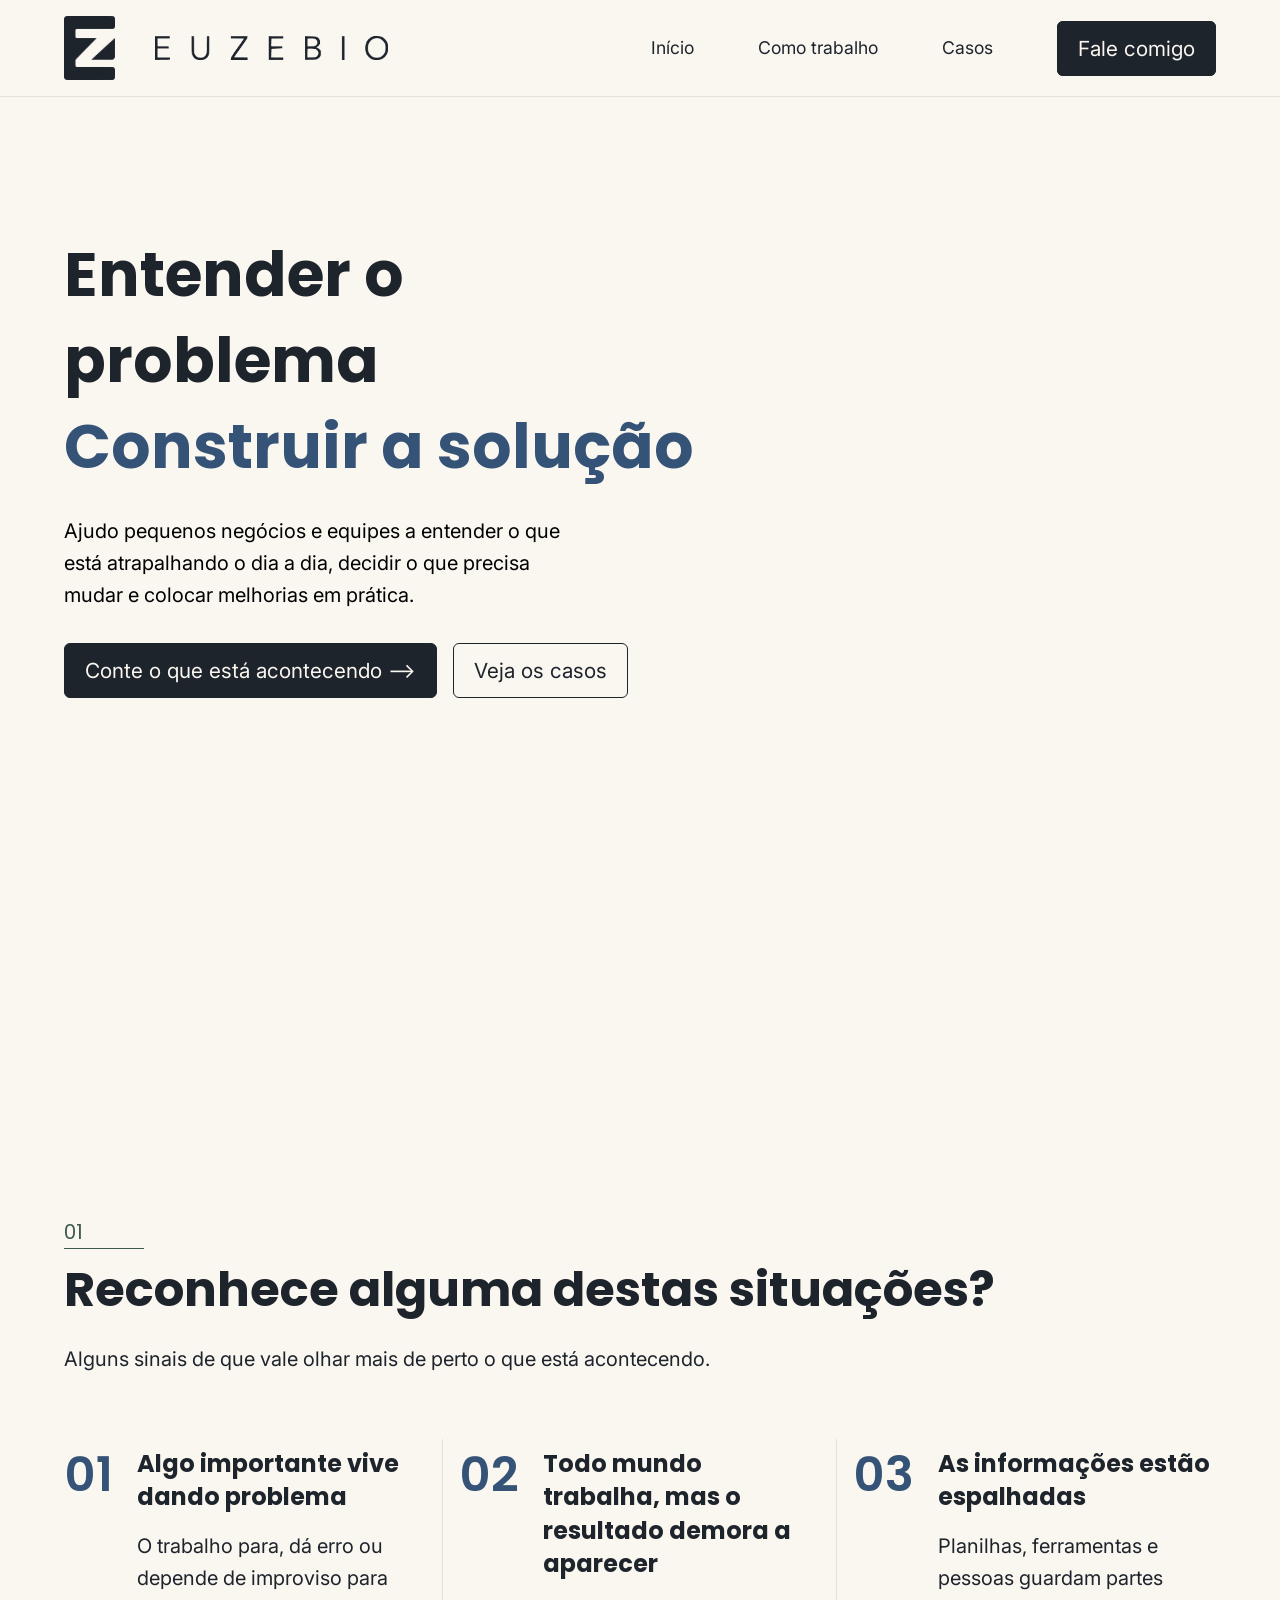
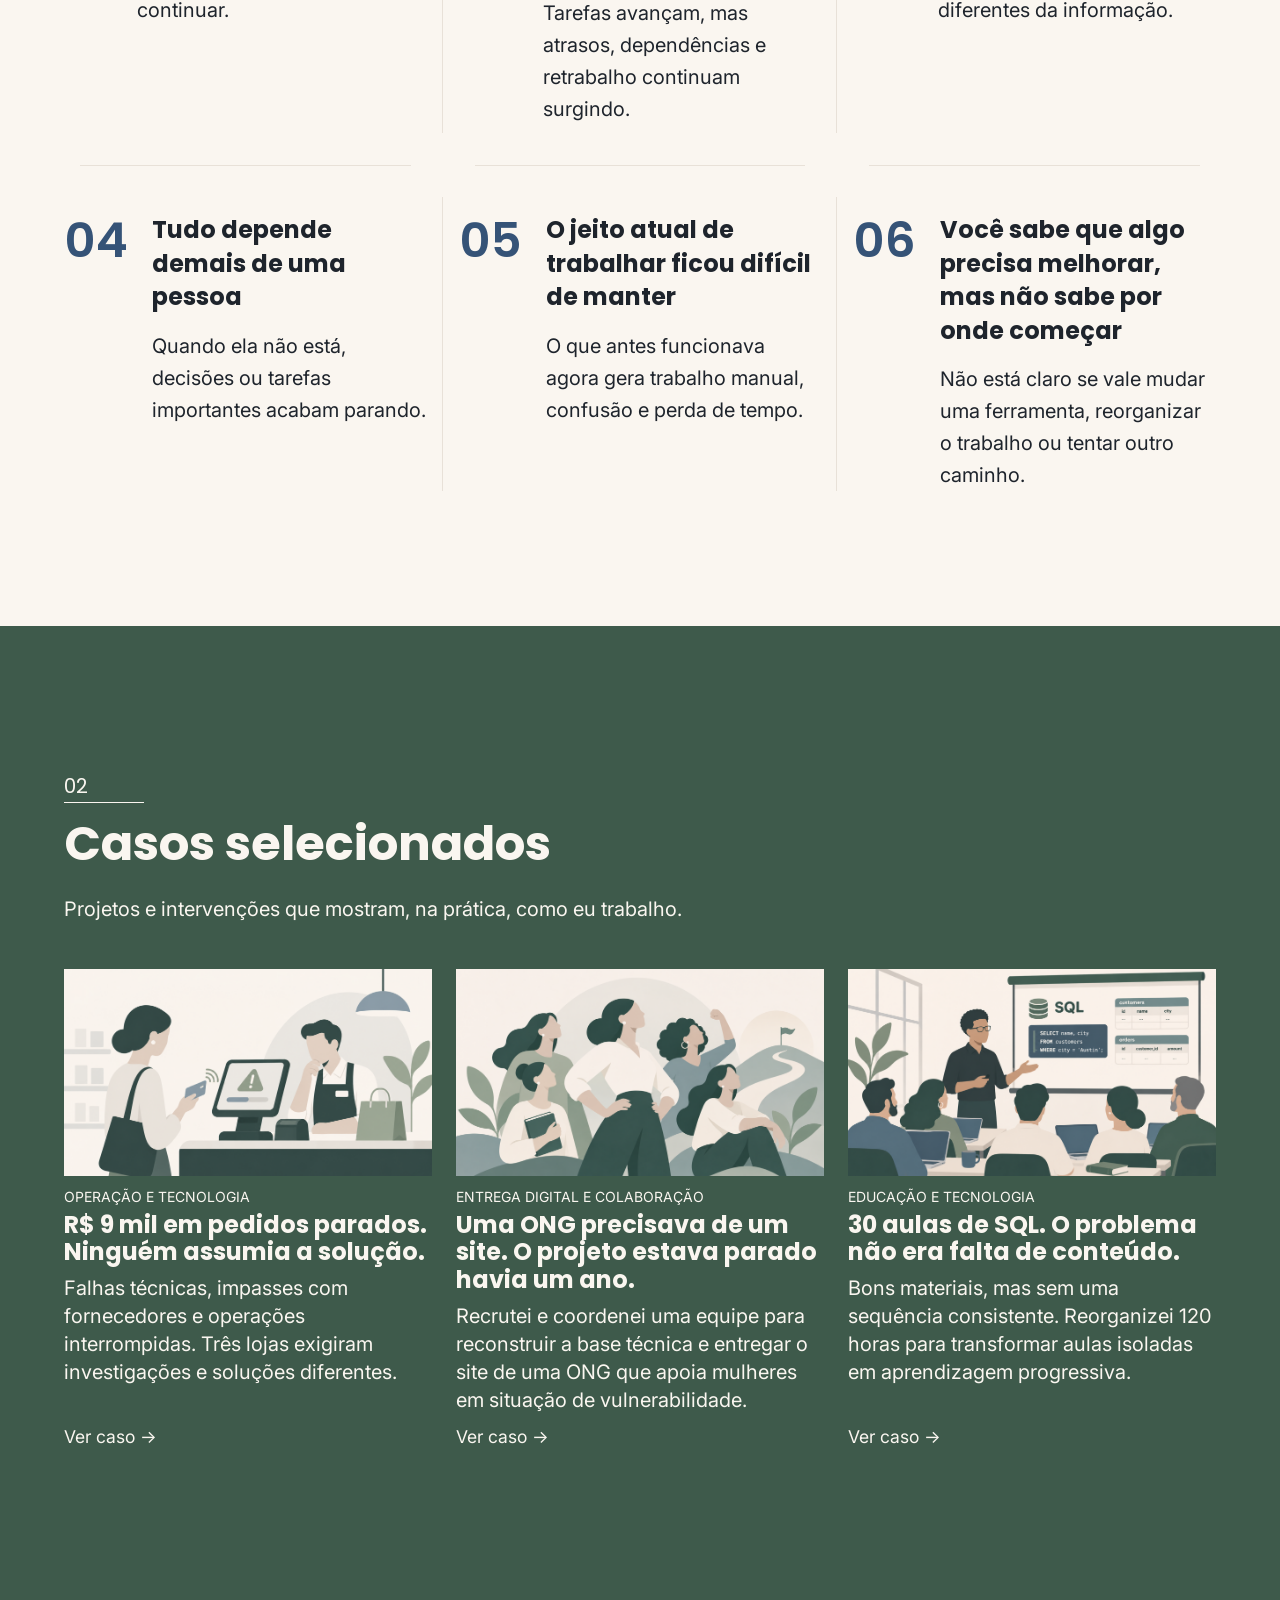
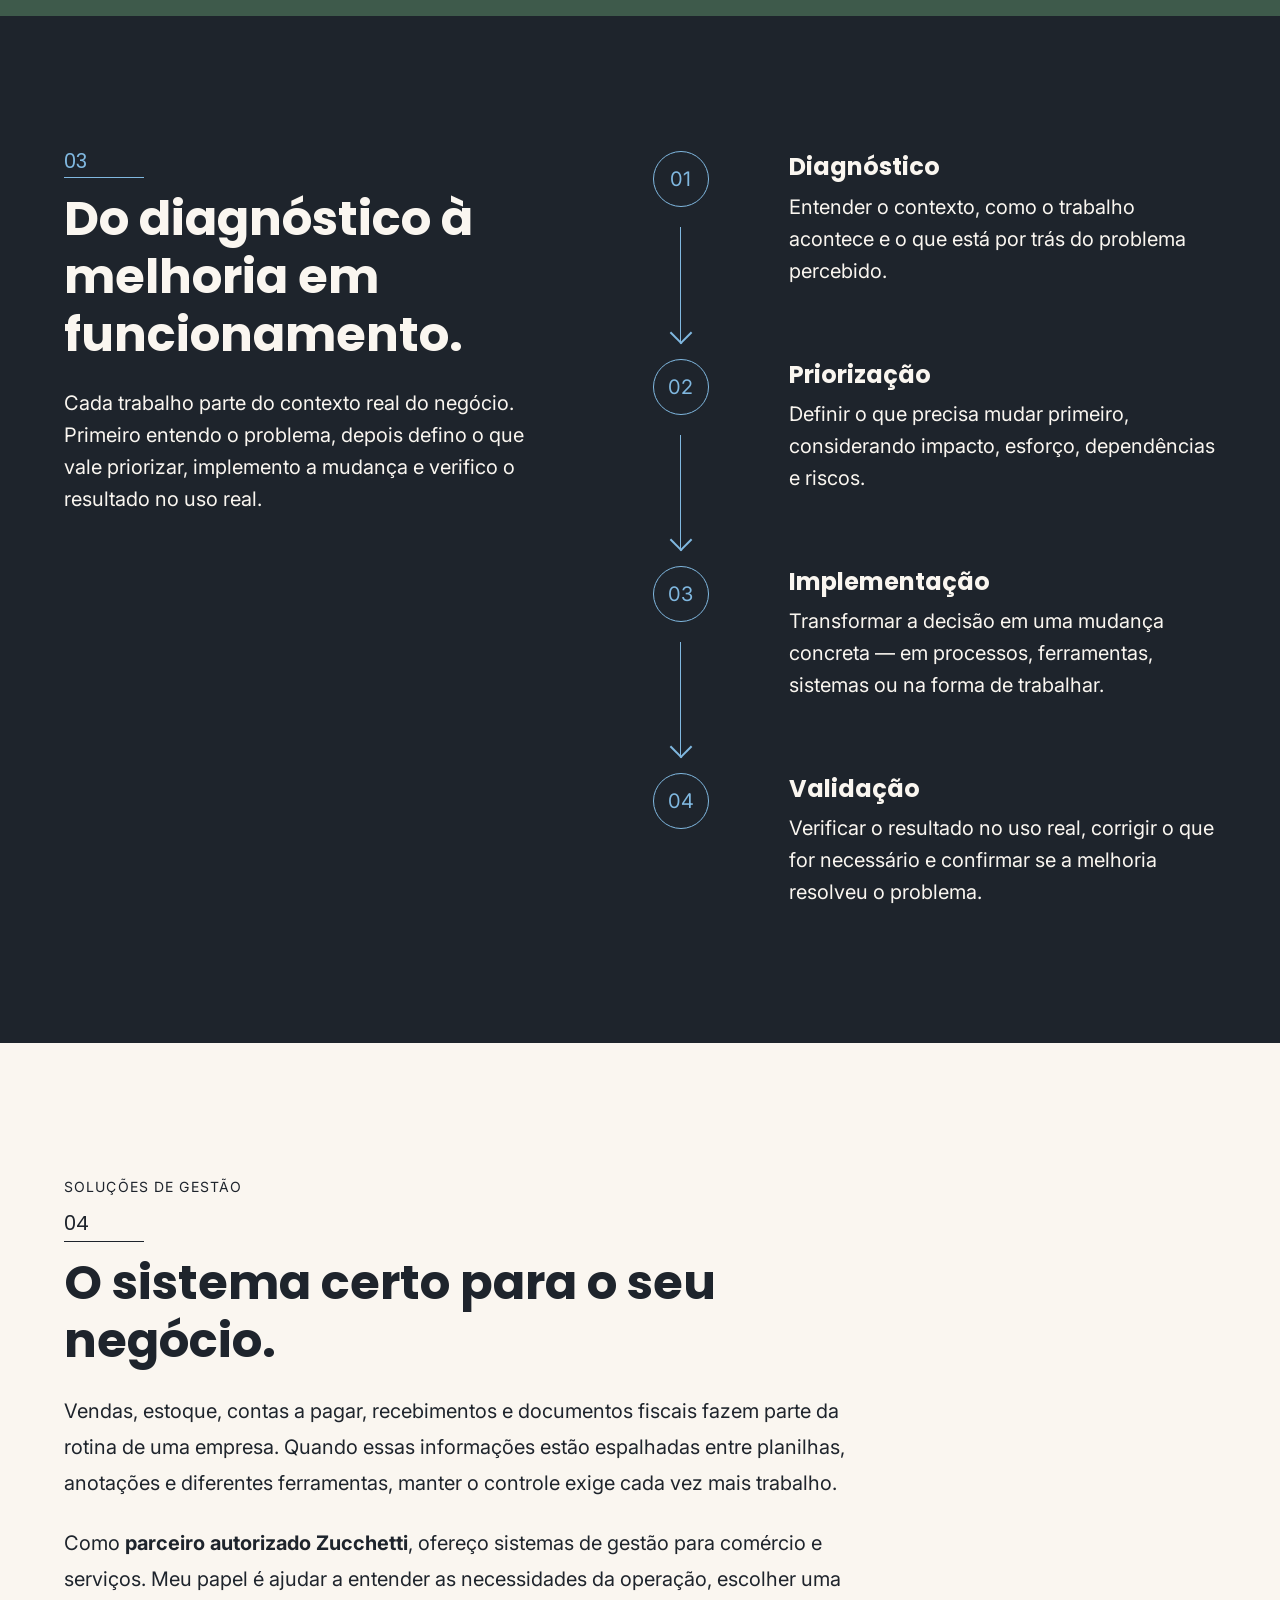
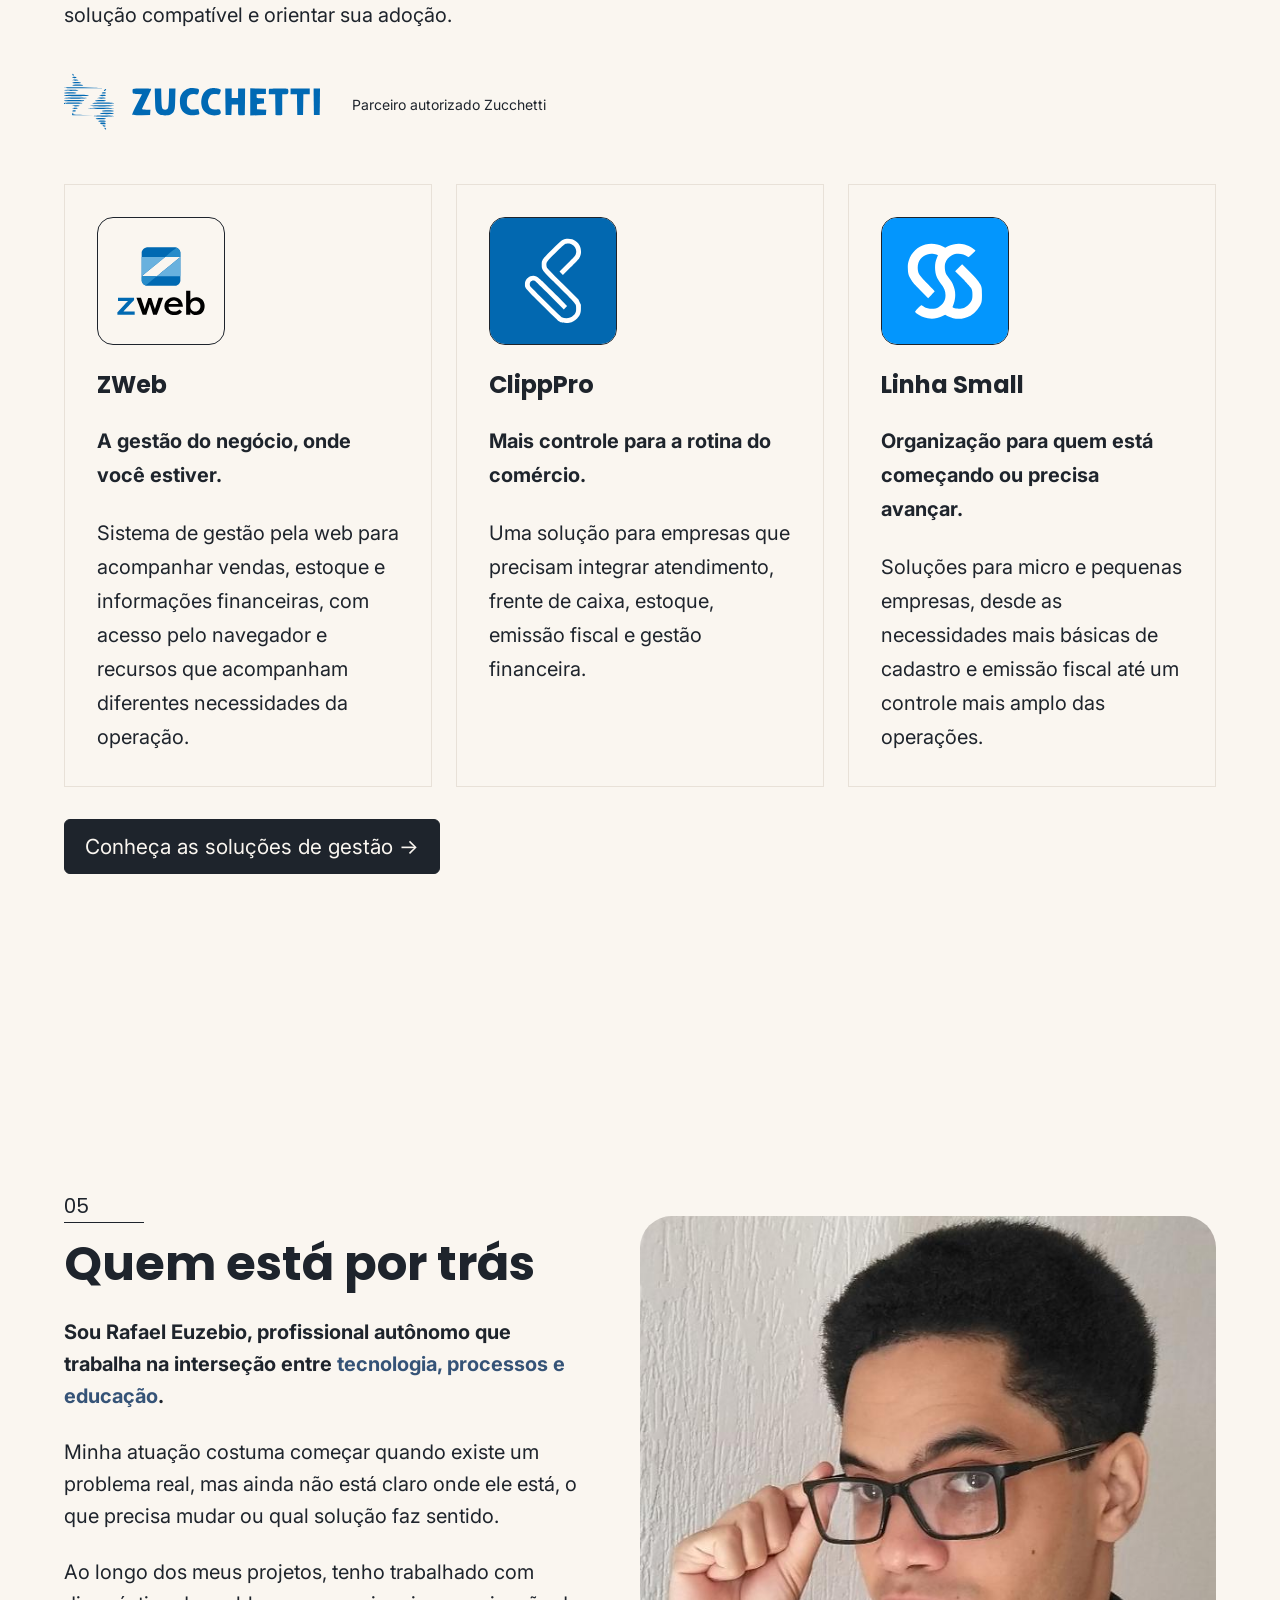
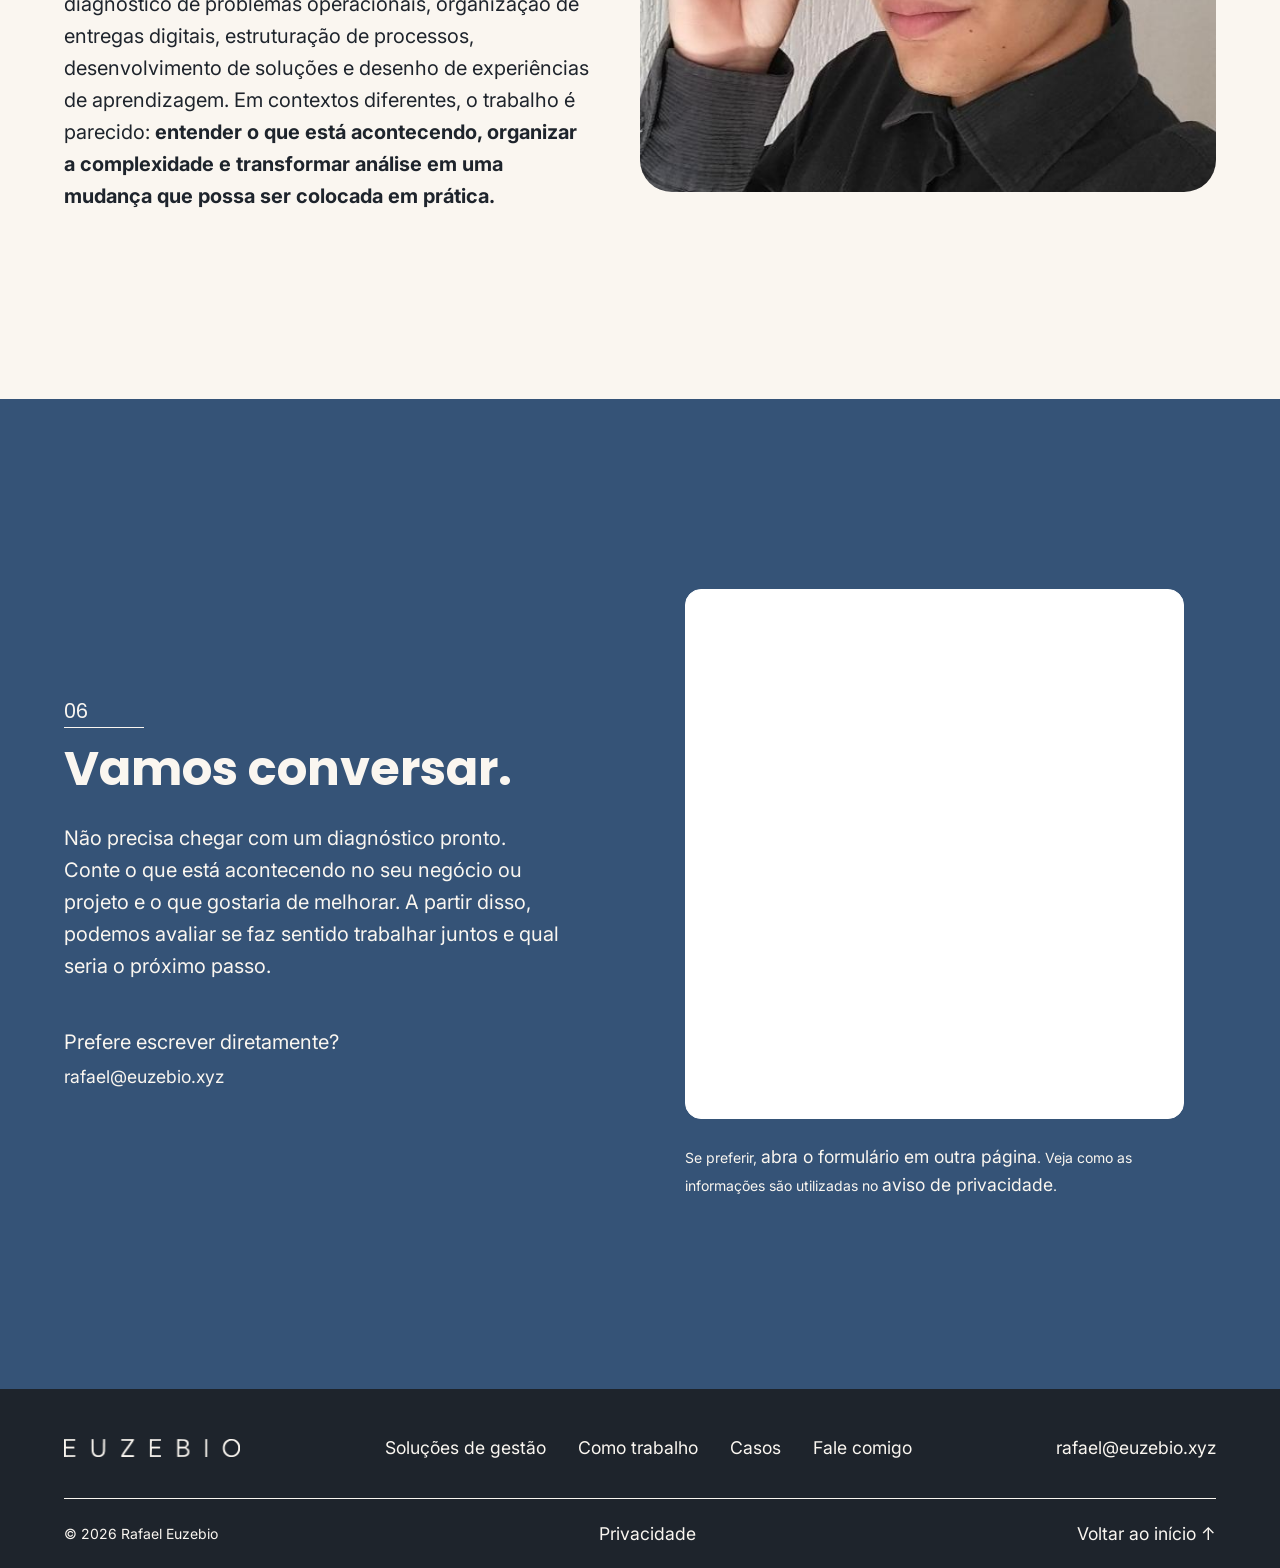
<file: index.html>
<!doctype html>
<html lang="pt-BR">
  <head>
    <meta charset="utf-8">
    <meta name="viewport" content="width=device-width, initial-scale=1">
    <meta name="description" content="Rafael Euzebio ajuda pequenos negócios e equipes enxutas a entender problemas entre operação e tecnologia e colocar melhorias em prática.">
    <meta name="theme-color" content="#FAF6F0">
    <link rel="icon" type="image/png" sizes="64x64" href="/assets/brand/favicon.png" media="(prefers-color-scheme: light)">
    <link rel="icon" type="image/png" sizes="64x64" href="/assets/brand/favicon-paper.png" media="(prefers-color-scheme: dark)">
    <meta property="og:type" content="website">
    <meta property="og:locale" content="pt_BR">
    <meta property="og:title" content="Rafael Euzebio | Operação e tecnologia">
    <meta property="og:description" content="Tecnologia, processos e educação para entender problemas e colocar melhorias em prática.">
    <meta property="og:url" content="https://euzebio.xyz/">
    <meta property="og:image" content="https://euzebio.xyz/assets/brand/og-home.png">
    <meta property="og:image:type" content="image/png">
    <meta property="og:image:width" content="1200">
    <meta property="og:image:height" content="630">
    <meta property="og:image:alt" content="EUZEBIO — símbolo e wordmark em carvão sobre fundo papel.">

    <title>Rafael Euzebio | Operação e tecnologia</title>
    <link rel="preconnect" href="https://fonts.googleapis.com">
    <link rel="preconnect" href="https://fonts.gstatic.com" crossorigin>
    <link href="https://fonts.googleapis.com/css2?family=Inter:wght@400;600;700&family=Poppins:wght@400;600;700&display=swap" rel="stylesheet">
    <link rel="stylesheet" href="reset.css">
    <link rel="stylesheet" href="tokens.css">
    <link rel="stylesheet" href="style.css">
    <link rel="stylesheet" href="blocks/hero.css">
    <link rel="stylesheet" href="blocks/situations.css">
    <link rel="stylesheet" href="blocks/cases.css">
    <link rel="stylesheet" href="blocks/method.css">
    <link rel="stylesheet" href="blocks/about.css">
    <link rel="stylesheet" href="blocks/contact.css">
    <link rel="stylesheet" href="blocks/footer.css">
    <link rel="stylesheet" href="blocks/navbar.css">
    <link rel="stylesheet" href="blocks/link.css">
    <link rel="stylesheet" href="blocks/case-card.css">
    <link rel="stylesheet" href="blocks/menu.css">

    <link rel="canonical" href="https://euzebio.xyz/">
    <script src="blocks/menu.js" defer></script>
    <script src="blocks/navbar.js" defer></script>
    <script src="https://tally.so/widgets/embed.js" defer></script>
    <link rel="stylesheet" href="/blocks/solutions.css">
    <link rel="stylesheet" href="/blocks/partner.css">
    <link rel="stylesheet" href="/blocks/product.css">
    <link rel="stylesheet" href="/blocks/prose.css">
  </head>
  <body>
    <header class="navbar">
      <a class="link navbar__brand" href="/" aria-label="Rafael Euzebio — página inicial">
        <span class="navbar__mark" aria-hidden="true">
          <img class="navbar__logo navbar__logo--charcoal" src="assets/brand/euzebio-mark-deep-coal.png" alt="">
          <img class="navbar__logo navbar__logo--paper" src="assets/brand/euzebio-mark-warm-paper.png" alt="">
        </span>
        <span class="navbar__wordmark" aria-hidden="true">
          <img class="navbar__logo navbar__logo--charcoal" src="assets/brand/wordmark-deep-coal.png" alt="">
          <img class="navbar__logo navbar__logo--paper" src="assets/brand/wordmark-warm-paper.png" alt="">
        </span>
      </a>

      <nav class="menu menu--themed" aria-label="Navegação principal">
        <button class="menu__toggle" type="button" aria-controls="menu-principal" aria-expanded="false" aria-label="Abrir menu">
          <svg class="menu__icon" viewBox="0 0 24 24" aria-hidden="true" focusable="false">
            <path class="menu__line menu__line--top" d="M4 6h16" fill="none" stroke="currentColor" stroke-linecap="round" stroke-width="2"></path>
            <path class="menu__line menu__line--middle" d="M4 12h16" fill="none" stroke="currentColor" stroke-linecap="round" stroke-width="2"></path>
            <path class="menu__line menu__line--bottom" d="M4 18h16" fill="none" stroke="currentColor" stroke-linecap="round" stroke-width="2"></path>
          </svg>
        </button>
        <ul class="menu__list" id="menu-principal">
          <li class="menu__item"><a class="link link--underlined link--underline-at-navbar-edge link--hover-lift" href="#inicio">Início</a></li>
          <li class="menu__item"><a class="link link--underlined link--underline-at-navbar-edge link--hover-lift" href="#como-trabalho">Como trabalho</a></li>
          <li class="menu__item"><a class="link link--underlined link--underline-at-navbar-edge link--hover-forest link--hover-lift" href="#casos">Casos</a></li>
          <li class="menu__item"><a class="link link--button link--button-slate" href="#contato">Fale comigo</a></li>
        </ul>
      </nav>
    </header>

    <main id="conteudo">
      <section id="inicio" class="hero" aria-labelledby="titulo-principal">
        <div class="hero__content">
          <h1 class="hero__title" id="titulo-principal">Entender o problema<br><span class="hero__title-key-phrase">Construir a solução</span></h1>
          <p class="hero__description">Ajudo pequenos negócios e equipes a entender o que está atrapalhando o dia a dia, decidir o que precisa mudar e colocar melhorias em prática.</p>
          <div class="hero__actions">
            <a class="link link--button link--button-compact link--button-slate link--button-semibold-hover" href="#contato">Conte o que está acontecendo --&gt;</a>
            <a class="link link--button link--button-compact link--button-inverted link--button-forest link--button-semibold-hover" href="#casos">Veja os casos</a>
          </div>
        </div>
      </section>

      <section class="situations" aria-labelledby="situacoes-titulo">
        <h2 class="situations__title" id="situacoes-titulo">
          <span class="situations__section-number" aria-hidden="true">01</span>
          Reconhece alguma destas situações?
        </h2>
        <p class="situations__description">Alguns sinais de que vale olhar mais de perto o que está acontecendo.</p>
        <ol class="situations__list">
          <li class="situations__item">
            <span class="situations__number" aria-hidden="true">01</span>
            <div class="situations__content">
              <h3 class="situations__item-title">Algo importante vive dando problema</h3>
              <p class="situations__text">O trabalho para, dá erro ou depende de improviso para continuar.</p>
            </div>
            <div class="situations__dividers" aria-hidden="true">
              <span class="situations__divider situations__divider--vertical situations__divider--wide situations__divider--tablet situations__divider--first-row"></span>
            </div>
          </li>
          <li class="situations__item">
            <span class="situations__number" aria-hidden="true">02</span>
            <div class="situations__content">
              <h3 class="situations__item-title">Todo mundo trabalha, mas o resultado demora a aparecer</h3>
              <p class="situations__text">Tarefas avançam, mas atrasos, dependências e retrabalho continuam surgindo.</p>
            </div>
            <div class="situations__dividers" aria-hidden="true">
              <span class="situations__divider situations__divider--vertical situations__divider--wide situations__divider--first-row"></span>
            </div>
          </li>
          <li class="situations__item">
            <span class="situations__number" aria-hidden="true">03</span>
            <div class="situations__content">
              <h3 class="situations__item-title">As informações estão espalhadas</h3>
              <p class="situations__text">Planilhas, ferramentas e pessoas guardam partes diferentes da informação.</p>
            </div>
            <div class="situations__dividers" aria-hidden="true">
              <span class="situations__divider situations__divider--horizontal situations__divider--tablet situations__divider--compact"></span>
              <span class="situations__divider situations__divider--vertical situations__divider--tablet"></span>
            </div>
          </li>
          <li class="situations__item">
            <span class="situations__number" aria-hidden="true">04</span>
            <div class="situations__content">
              <h3 class="situations__item-title">Tudo depende demais de uma pessoa</h3>
              <p class="situations__text">Quando ela não está, decisões ou tarefas importantes acabam parando.</p>
            </div>
            <div class="situations__dividers" aria-hidden="true">
              <span class="situations__divider situations__divider--horizontal situations__divider--wide situations__divider--tablet situations__divider--compact"></span>
              <span class="situations__divider situations__divider--vertical situations__divider--wide situations__divider--last-row"></span>
            </div>
          </li>
          <li class="situations__item">
            <span class="situations__number" aria-hidden="true">05</span>
            <div class="situations__content">
              <h3 class="situations__item-title">O jeito atual de trabalhar ficou difícil de manter</h3>
              <p class="situations__text">O que antes funcionava agora gera trabalho manual, confusão e perda de tempo.</p>
            </div>
            <div class="situations__dividers" aria-hidden="true">
              <span class="situations__divider situations__divider--horizontal situations__divider--wide situations__divider--tablet situations__divider--compact"></span>
              <span class="situations__divider situations__divider--vertical situations__divider--wide situations__divider--tablet situations__divider--last-row"></span>
            </div>
          </li>
          <li class="situations__item">
            <span class="situations__number" aria-hidden="true">06</span>
            <div class="situations__content">
              <h3 class="situations__item-title">Você sabe que algo precisa melhorar, mas não sabe por onde começar</h3>
              <p class="situations__text">Não está claro se vale mudar uma ferramenta, reorganizar o trabalho ou tentar outro caminho.</p>
            </div>
            <div class="situations__dividers" aria-hidden="true">
              <span class="situations__divider situations__divider--horizontal situations__divider--wide situations__divider--tablet situations__divider--compact"></span>
            </div>
          </li>
        </ol>
      </section>

      <section id="casos" class="cases" data-navbar-theme="forest" aria-labelledby="casos-titulo">
        <h2 id="casos-titulo" class="cases__title">
          <span class="cases__number" aria-hidden="true">02</span>
          Casos selecionados
        </h2>
        <p class="cases__description">Projetos e intervenções que mostram, na prática, como eu trabalho.</p>
        <ul class="cases__list">
          <li class="cases__item">
            <article class="case-card">
              <a class="case-card__content case-card__content--hover-lift" href="/casos/continuidade-varejo/" aria-labelledby="caso-continuidade-varejo-titulo">
              <figure class="case-card__image"><img class="case-card__preview" src="assets/cases/checkout-payment-interrupted.png" alt="" width="1672" height="941" loading="lazy"></figure>
              <p class="case-card__category">OPERAÇÃO E TECNOLOGIA</p>
              <h3 class="case-card__title" id="caso-continuidade-varejo-titulo">R$ 9 mil em pedidos parados. Ninguém assumia a solução.</h3>
              <p class="case-card__description">Falhas técnicas, impasses com fornecedores e operações interrompidas. Três lojas exigiram investigações e soluções diferentes.</p>
              <span class="link link--paper link--underline-thin link--underline-from-left link--hover-slide-right case-card__link">Ver caso →</span>
                          </a>
            </article>
          </li>
          <li class="cases__item">
            <article class="case-card">
              <a class="case-card__content case-card__content--hover-lift" href="/casos/violeta-eliz/" aria-labelledby="caso-violeta-eliz-titulo">
              <figure class="case-card__image"><img class="case-card__preview" src="assets/cases/empowered-women-on-the-rise.png" alt="" width="1672" height="941" loading="lazy"></figure>
              <p class="case-card__category">ENTREGA DIGITAL E COLABORAÇÃO</p>
              <h3 class="case-card__title" id="caso-violeta-eliz-titulo">Uma ONG precisava de um site. O projeto estava parado havia um ano.</h3>
              <p class="case-card__description">Recrutei e coordenei uma equipe para reconstruir a base técnica e entregar o site de uma ONG que apoia mulheres em situação de vulnerabilidade.</p>
              <span class="link link--paper link--underline-thin link--underline-from-left link--hover-slide-right case-card__link">Ver caso →</span>
                          </a>
            </article>
          </li>
          <li class="cases__item">
            <article class="case-card">
              <a class="case-card__content case-card__content--hover-lift" href="/casos/curriculo-sql/" aria-labelledby="caso-curriculo-sql-titulo">
              <figure class="case-card__image"><img class="case-card__preview" src="assets/cases/sql-classroom-workshop.png" alt="" width="1672" height="941" loading="lazy"></figure>
              <p class="case-card__category">EDUCAÇÃO E TECNOLOGIA</p>
              <h3 class="case-card__title" id="caso-curriculo-sql-titulo">30 aulas de SQL. O problema não era falta de conteúdo.</h3>
              <p class="case-card__description">Bons materiais, mas sem uma sequência consistente. Reorganizei 120 horas para transformar aulas isoladas em aprendizagem progressiva.</p>
              <span class="link link--paper link--underline-thin link--underline-from-left link--hover-slide-right case-card__link">Ver caso →</span>
                          </a>
            </article>
          </li>
        </ul>
      </section>

      <section id="como-trabalho" class="method" data-navbar-theme="charcoal" aria-labelledby="metodo-titulo">
        <div class="method__intro">
          <h2 class="method__title" id="metodo-titulo">
            <span class="method__section-number" aria-hidden="true">03</span>
            Do diagnóstico à melhoria em funcionamento.
          </h2>
          <p class="method__description">Cada trabalho parte do contexto real do negócio. Primeiro entendo o problema, depois defino o que vale priorizar, implemento a mudança e verifico o resultado no uso real.</p>
        </div>
        <ol class="method__steps">
          <li class="method__step">
            <span class="method__step-number" aria-hidden="true">01</span>
            <div class="method__step-content">
              <h3 class="method__step-title">Diagnóstico</h3>
              <p class="method__step-description">Entender o contexto, como o trabalho acontece e o que está por trás do problema percebido.</p>
            </div>
            <span class="method__step-connector" aria-hidden="true">
              <span class="method__step-arrowhead"></span>
            </span>
          </li>
          <li class="method__step">
            <span class="method__step-number" aria-hidden="true">02</span>
            <div class="method__step-content">
              <h3 class="method__step-title">Priorização</h3>
              <p class="method__step-description">Definir o que precisa mudar primeiro, considerando impacto, esforço, dependências e riscos.</p>
            </div>
            <span class="method__step-connector" aria-hidden="true">
              <span class="method__step-arrowhead"></span>
            </span>
          </li>
          <li class="method__step">
            <span class="method__step-number" aria-hidden="true">03</span>
            <div class="method__step-content">
              <h3 class="method__step-title">Implementação</h3>
              <p class="method__step-description">Transformar a decisão em uma mudança concreta — em processos, ferramentas, sistemas ou na forma de trabalhar.</p>
            </div>
            <span class="method__step-connector" aria-hidden="true">
              <span class="method__step-arrowhead"></span>
            </span>
          </li>
          <li class="method__step">
            <span class="method__step-number" aria-hidden="true">04</span>
            <div class="method__step-content">
              <h3 class="method__step-title">Validação</h3>
              <p class="method__step-description">Verificar o resultado no uso real, corrigir o que for necessário e confirmar se a melhoria resolveu o problema.</p>
            </div>
          </li>
        </ol>
      </section>

      <section id="solucoes" class="solutions" aria-labelledby="solucoes-titulo">
        <div class="solutions__intro">
          <p class="solutions__eyebrow">SOLUÇÕES DE GESTÃO</p>
          <h2 class="solutions__title" id="solucoes-titulo"><span class="solutions__number" aria-hidden="true">04</span>O sistema certo para o seu negócio.</h2>
          <div class="prose"><p>Vendas, estoque, contas a pagar, recebimentos e documentos fiscais fazem parte da rotina de uma empresa. Quando essas informações estão espalhadas entre planilhas, anotações e diferentes ferramentas, manter o controle exige cada vez mais trabalho.</p>
<p>Como <strong>parceiro autorizado Zucchetti</strong>, ofereço sistemas de gestão para comércio e serviços. Meu papel é ajudar a entender as necessidades da operação, escolher uma solução compatível e orientar sua adoção.</p></div>
        </div>
        <div class="partner"><img class="partner__logo partner__logo--large" src="/assets/partners/zucchetti.svg" alt="Zucchetti" width="400" height="98" loading="lazy"><p class="partner__label">Parceiro autorizado Zucchetti</p></div>
        <div class="solutions__products">
          <article class="product product--outlined">
            <img class="product__logo" src="/assets/partners/zweb.svg" alt="ZWeb" width="2047" height="1732" loading="lazy">
            <h3 class="product__name">ZWeb</h3>
            <p><strong>A gestão do negócio, onde você estiver.</strong></p>
            <p>Sistema de gestão pela web para acompanhar vendas, estoque e informações financeiras, com acesso pelo navegador e recursos que acompanham diferentes necessidades da operação.</p>
          </article>
          <article class="product product--outlined">
            <img class="product__logo" src="/assets/partners/clipppro.svg" alt="ClippPro" width="447" height="447" loading="lazy">
            <h3 class="product__name">ClippPro</h3>
            <p><strong>Mais controle para a rotina do comércio.</strong></p>
            <p>Uma solução para empresas que precisam integrar atendimento, frente de caixa, estoque, emissão fiscal e gestão financeira.</p>
          </article>
          <article class="product product--outlined">
            <img class="product__logo" src="/assets/partners/small.svg" alt="Linha Small" width="225" height="225" loading="lazy">
            <h3 class="product__name">Linha Small</h3>
            <p><strong>Organização para quem está começando ou precisa avançar.</strong></p>
            <p>Soluções para micro e pequenas empresas, desde as necessidades mais básicas de cadastro e emissão fiscal até um controle mais amplo das operações.</p>
          </article>
        </div>
        <a class="link link--button link--button-slate" href="/solucoes/gestao/">Conheça as soluções de gestão →</a>
      </section>

      <section id="sobre" class="about" aria-labelledby="sobre-titulo">
        <div class="about__content">
          <h2 class="about__title" id="sobre-titulo">
            <span class="about__number" aria-hidden="true">05</span>
            Quem está por trás
          </h2>
          <div class="about__description">
            <p><strong>Sou Rafael Euzebio, profissional autônomo que trabalha na interseção entre <span class="about__highlight">tecnologia, processos e educação</span>.</strong></p>
            <p>Minha atuação costuma começar quando existe um problema real, mas ainda não está claro onde ele está, o que precisa mudar ou qual solução faz sentido.</p>
            <p>Ao longo dos meus projetos, tenho trabalhado com diagnóstico de problemas operacionais, organização de entregas digitais, estruturação de processos, desenvolvimento de soluções e desenho de experiências de aprendizagem. Em contextos diferentes, o trabalho é parecido: <strong>entender o que está acontecendo, organizar a complexidade e transformar análise em uma mudança que possa ser colocada em prática.</strong></p>
          </div>
        </div>
        <img class="about__photo" src="assets/images/rafael-euzebio.jpg" alt="Rafael Euzebio" width="640" height="640" loading="lazy">
      </section>

      <section id="contato" class="contact" data-navbar-theme="slate" aria-labelledby="contato-titulo">
        <div class="contact__intro">
          <h2 class="contact__title" id="contato-titulo">
            <span class="contact__number" aria-hidden="true">06</span>
            Vamos conversar.
          </h2>
          <p class="contact__description">Não precisa chegar com um diagnóstico pronto. Conte o que está acontecendo no seu negócio ou projeto e o que gostaria de melhorar. A partir disso, podemos avaliar se faz sentido trabalhar juntos e qual seria o próximo passo.</p>
          <p class="contact__alternative">
            Prefere escrever diretamente?
            <a class="link link--paper link--underline-from-left link--underline-thin" href="mailto:rafael@euzebio.xyz">rafael@euzebio.xyz</a>
          </p>
        </div>
        <div class="contact__form">
          <div class="contact__frame">
            <iframe class="contact__embed" data-tally-src="https://tally.so/embed/OQQZEk?alignLeft=1&amp;hideTitle=1&amp;dynamicHeight=1" loading="lazy" width="600" height="480" title="Contato — conte o que está acontecendo"></iframe>
          </div>
          <p class="contact__notice">Se preferir, <a class="link link--paper link--underline-thin" href="https://tally.so/r/OQQZEk">abra o formulário em outra página</a>. Veja como as informações são utilizadas no <a class="link link--paper link--underline-thin" href="/privacidade/">aviso de privacidade</a>.</p>
        </div>
      </section>
    </main>

    <footer class="footer">
      <div class="footer__main">
        <a class="link" href="/" aria-label="EUZEBIO — início"><img class="footer__wordmark" src="/assets/brand/wordmark-warm-paper.png" alt="EUZEBIO" width="234" height="24"></a>
        <nav class="footer__nav" aria-label="Navegação do rodapé">
          <a class="link link--paper" href="/solucoes/gestao/">Soluções de gestão</a>
          <a class="link link--paper" href="/#como-trabalho">Como trabalho</a>
          <a class="link link--paper" href="/#casos">Casos</a>
          <a class="link link--paper" href="/#contato">Fale comigo</a>
        </nav>
        <a class="link link--paper" href="mailto:rafael@euzebio.xyz">rafael@euzebio.xyz</a>
      </div>
      <div class="footer__bottom">
        <p>&copy; <time datetime="2026">2026</time> Rafael Euzebio</p>
        <a class="link link--paper" href="/privacidade/">Privacidade</a>
        <a class="link link--paper" href="#inicio">Voltar ao início ↑</a>
      </div>
    </footer>
  </body>
</html>
</file>
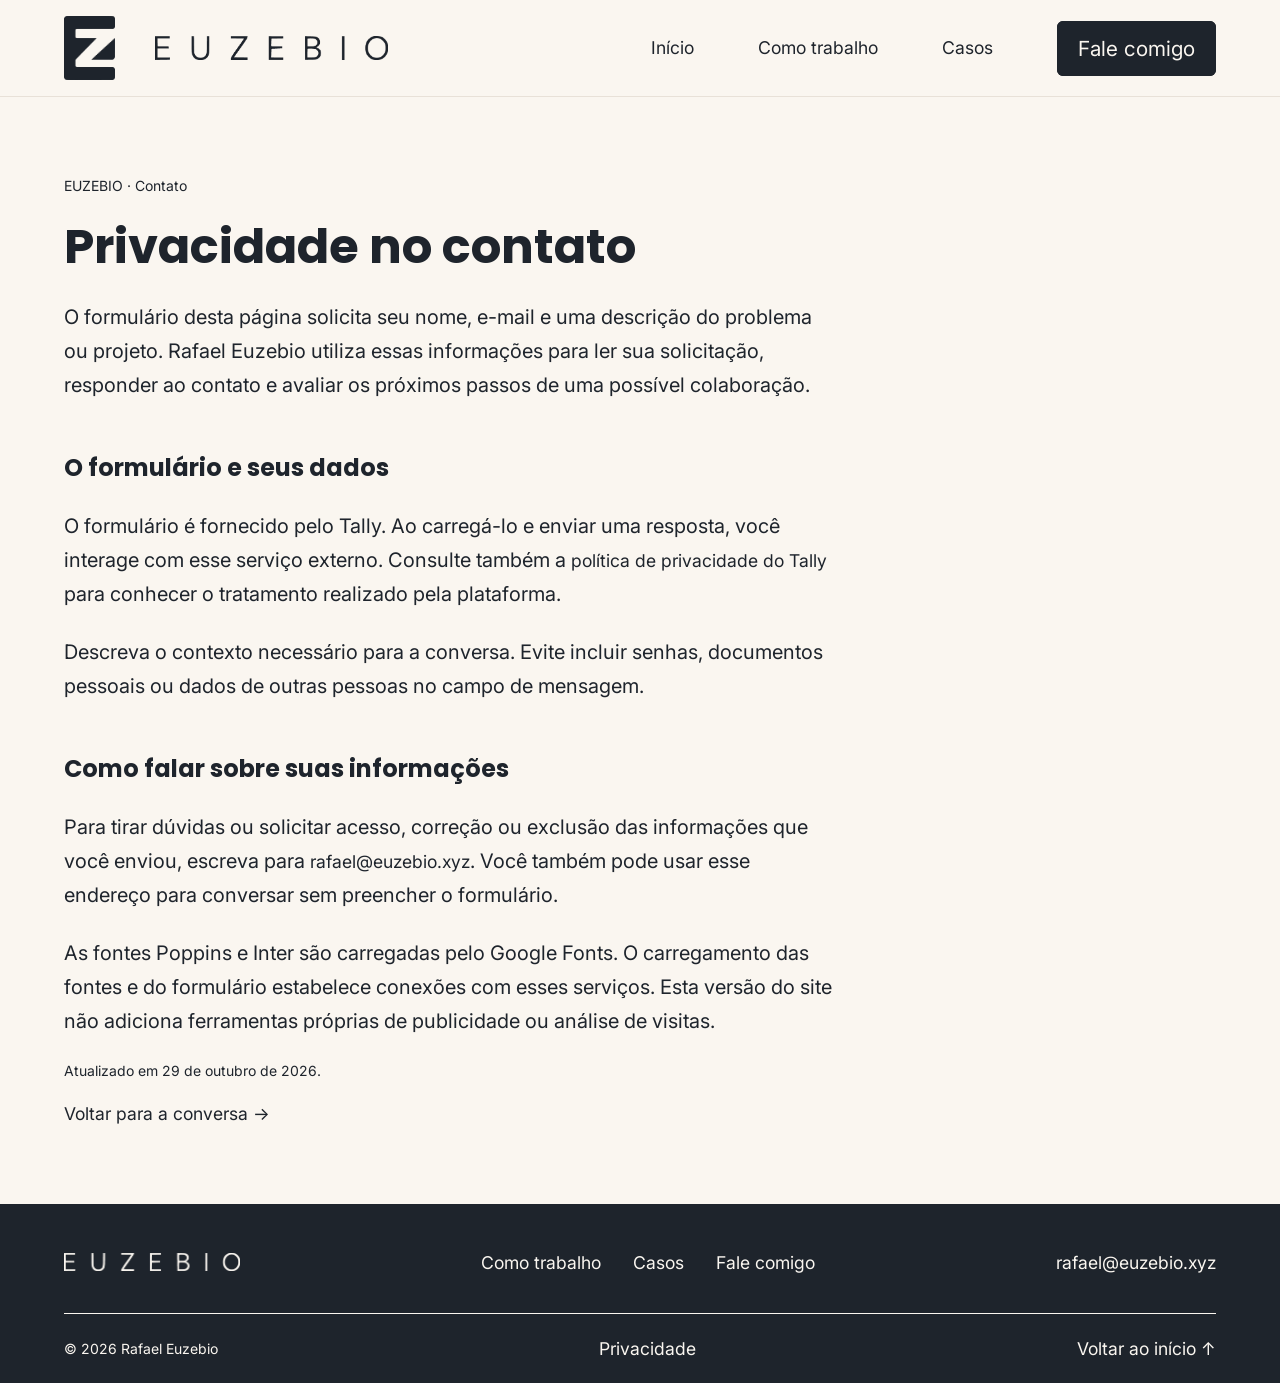
<file: privacidade/index.html>
<!doctype html>
<html lang="pt-BR">
  <head>
    <meta charset="utf-8">
    <meta name="viewport" content="width=device-width, initial-scale=1">
    <title>Privacidade no contato | EUZEBIO</title>
    <meta name="description" content="Como são utilizadas as informações enviadas pelo formulário de contato da EUZEBIO.">
    <meta name="theme-color" content="#FAF6F0">
    <link rel="icon" type="image/png" sizes="64x64" href="/assets/brand/favicon.png" media="(prefers-color-scheme: light)">
    <link rel="icon" type="image/png" sizes="64x64" href="/assets/brand/favicon-paper.png" media="(prefers-color-scheme: dark)">
    <meta property="og:type" content="article">
    <meta property="og:title" content="Privacidade no contato | EUZEBIO">
    <meta property="og:description" content="Como são utilizadas as informações enviadas pelo formulário de contato da EUZEBIO.">
    <meta property="og:url" content="https://euzebio.xyz/privacidade/">
    <meta property="og:locale" content="pt_BR">
    <link rel="canonical" href="https://euzebio.xyz/privacidade/">
    <link rel="preconnect" href="https://fonts.googleapis.com">
    <link rel="preconnect" href="https://fonts.gstatic.com" crossorigin>
    <link href="https://fonts.googleapis.com/css2?family=Inter:wght@400;600;700&family=Poppins:wght@400;600;700&display=swap" rel="stylesheet">
    <link rel="stylesheet" href="/reset.css">
    <link rel="stylesheet" href="/tokens.css">
    <link rel="stylesheet" href="/style.css">
    <link rel="stylesheet" href="/blocks/navbar.css">
    <link rel="stylesheet" href="/blocks/link.css">
    <link rel="stylesheet" href="/blocks/menu.css">
    <link rel="stylesheet" href="/blocks/footer.css">
    <link rel="stylesheet" href="/blocks/privacy.css">
    <script src="/blocks/menu.js" defer></script>
    <script src="/blocks/navbar.js" defer></script>
  </head>
  <body id="topo">
    <header class="navbar">
      <a class="link navbar__brand" href="/" aria-label="Rafael Euzebio — página inicial">
        <span class="navbar__mark" aria-hidden="true">
          <img class="navbar__logo navbar__logo--charcoal" src="/assets/brand/euzebio-mark-deep-coal.png" alt="">
          <img class="navbar__logo navbar__logo--paper" src="/assets/brand/euzebio-mark-warm-paper.png" alt="">
        </span>
        <span class="navbar__wordmark" aria-hidden="true">
          <img class="navbar__logo navbar__logo--charcoal" src="/assets/brand/wordmark-deep-coal.png" alt="">
          <img class="navbar__logo navbar__logo--paper" src="/assets/brand/wordmark-warm-paper.png" alt="">
        </span>
      </a>

      <nav class="menu menu--themed" aria-label="Navegação principal">
        <button class="menu__toggle" type="button" aria-controls="menu-principal" aria-expanded="false" aria-label="Abrir menu">
          <svg class="menu__icon" viewBox="0 0 24 24" aria-hidden="true" focusable="false">
            <path class="menu__line menu__line--top" d="M4 6h16" fill="none" stroke="currentColor" stroke-linecap="round" stroke-width="2"></path>
            <path class="menu__line menu__line--middle" d="M4 12h16" fill="none" stroke="currentColor" stroke-linecap="round" stroke-width="2"></path>
            <path class="menu__line menu__line--bottom" d="M4 18h16" fill="none" stroke="currentColor" stroke-linecap="round" stroke-width="2"></path>
          </svg>
        </button>
        <ul class="menu__list" id="menu-principal">
          <li class="menu__item"><a class="link link--underlined link--underline-at-navbar-edge link--hover-lift" href="/#inicio">Início</a></li>
          <li class="menu__item"><a class="link link--underlined link--underline-at-navbar-edge link--hover-lift" href="/#como-trabalho">Como trabalho</a></li>
          <li class="menu__item"><a class="link link--underlined link--underline-at-navbar-edge link--hover-forest link--hover-lift" href="/#casos">Casos</a></li>
          <li class="menu__item"><a class="link link--button link--button-slate" href="/#contato">Fale comigo</a></li>
        </ul>
      </nav>
    </header>
    <main>
      <section class="privacy" aria-labelledby="privacidade-titulo">
        <p class="privacy__eyebrow">EUZEBIO · Contato</p>
        <h1 class="privacy__title" id="privacidade-titulo">Privacidade no contato</h1>
        <p class="privacy__text">O formulário desta página solicita seu nome, e-mail e uma descrição do problema ou projeto. Rafael Euzebio utiliza essas informações para ler sua solicitação, responder ao contato e avaliar os próximos passos de uma possível colaboração.</p>
        <h2 class="privacy__heading">O formulário e seus dados</h2>
        <p class="privacy__text">O formulário é fornecido pelo Tally. Ao carregá-lo e enviar uma resposta, você interage com esse serviço externo. Consulte também a <a class="link link--underline-thin" href="https://tally.so/help/privacy-policy">política de privacidade do Tally</a> para conhecer o tratamento realizado pela plataforma.</p>
        <p class="privacy__text">Descreva o contexto necessário para a conversa. Evite incluir senhas, documentos pessoais ou dados de outras pessoas no campo de mensagem.</p>
        <h2 class="privacy__heading">Como falar sobre suas informações</h2>
        <p class="privacy__text">Para tirar dúvidas ou solicitar acesso, correção ou exclusão das informações que você enviou, escreva para <a class="link link--underline-thin" href="mailto:rafael@euzebio.xyz">rafael@euzebio.xyz</a>. Você também pode usar esse endereço para conversar sem preencher o formulário.</p>
        <p class="privacy__text">As fontes Poppins e Inter são carregadas pelo Google Fonts. O carregamento das fontes e do formulário estabelece conexões com esses serviços. Esta versão do site não adiciona ferramentas próprias de publicidade ou análise de visitas.</p>
        <p class="privacy__date">Atualizado em 29 de outubro de 2026.</p>
        <a class="link link--underline-from-left link--underline-thin" href="/#contato">Voltar para a conversa →</a>
      </section>
    </main>
    <footer class="footer">
      <div class="footer__main">
        <a class="link" href="/" aria-label="EUZEBIO — início"><img class="footer__wordmark" src="/assets/brand/wordmark-warm-paper.png" alt="EUZEBIO" width="234" height="24"></a>
        <nav class="footer__nav" aria-label="Navegação do rodapé">
          <a class="link link--paper" href="/#como-trabalho">Como trabalho</a>
          <a class="link link--paper" href="/#casos">Casos</a>
          <a class="link link--paper" href="/#contato">Fale comigo</a>
        </nav>
        <a class="link link--paper" href="mailto:rafael@euzebio.xyz">rafael@euzebio.xyz</a>
      </div>
      <div class="footer__bottom">
        <p>&copy; <time datetime="2026">2026</time> Rafael Euzebio</p>
        <a class="link link--paper" href="/privacidade/">Privacidade</a>
        <a class="link link--paper" href="#topo">Voltar ao início ↑</a>
      </div>
    </footer>
  </body>
</html>
</file>
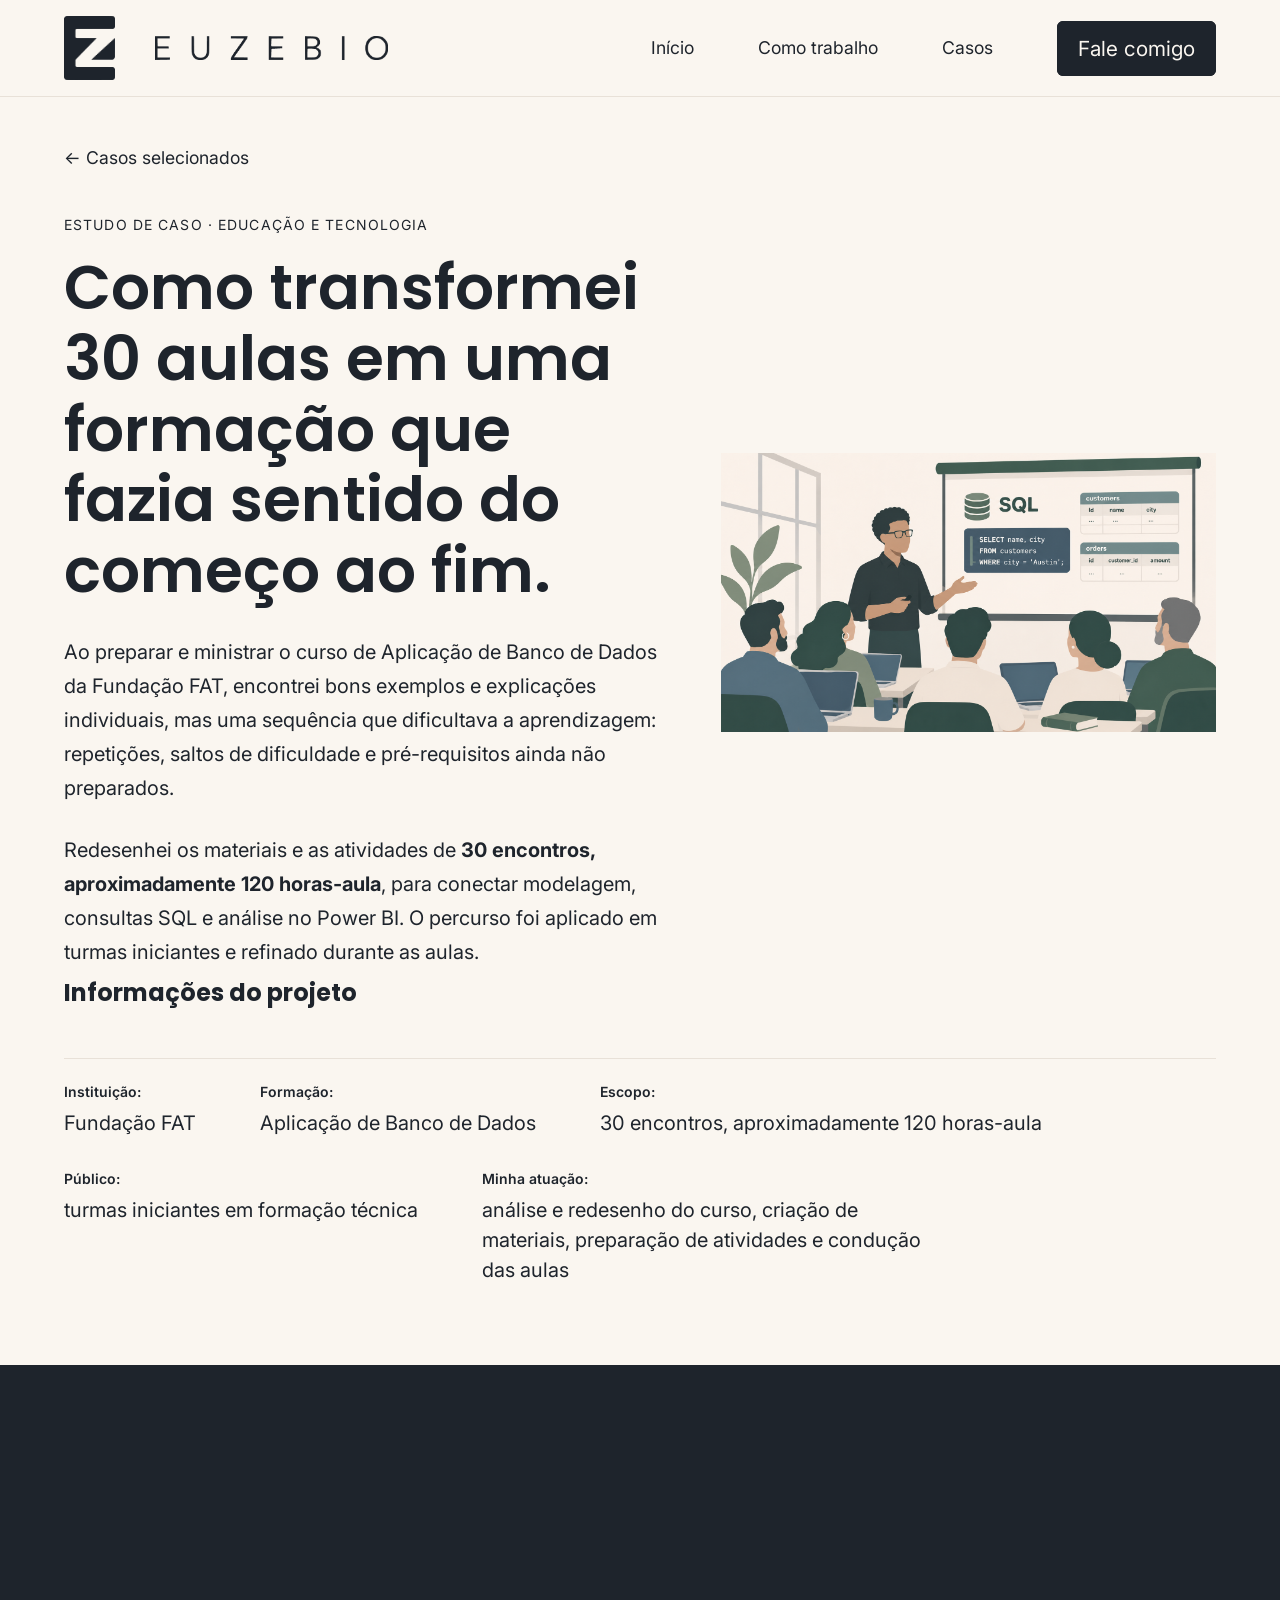
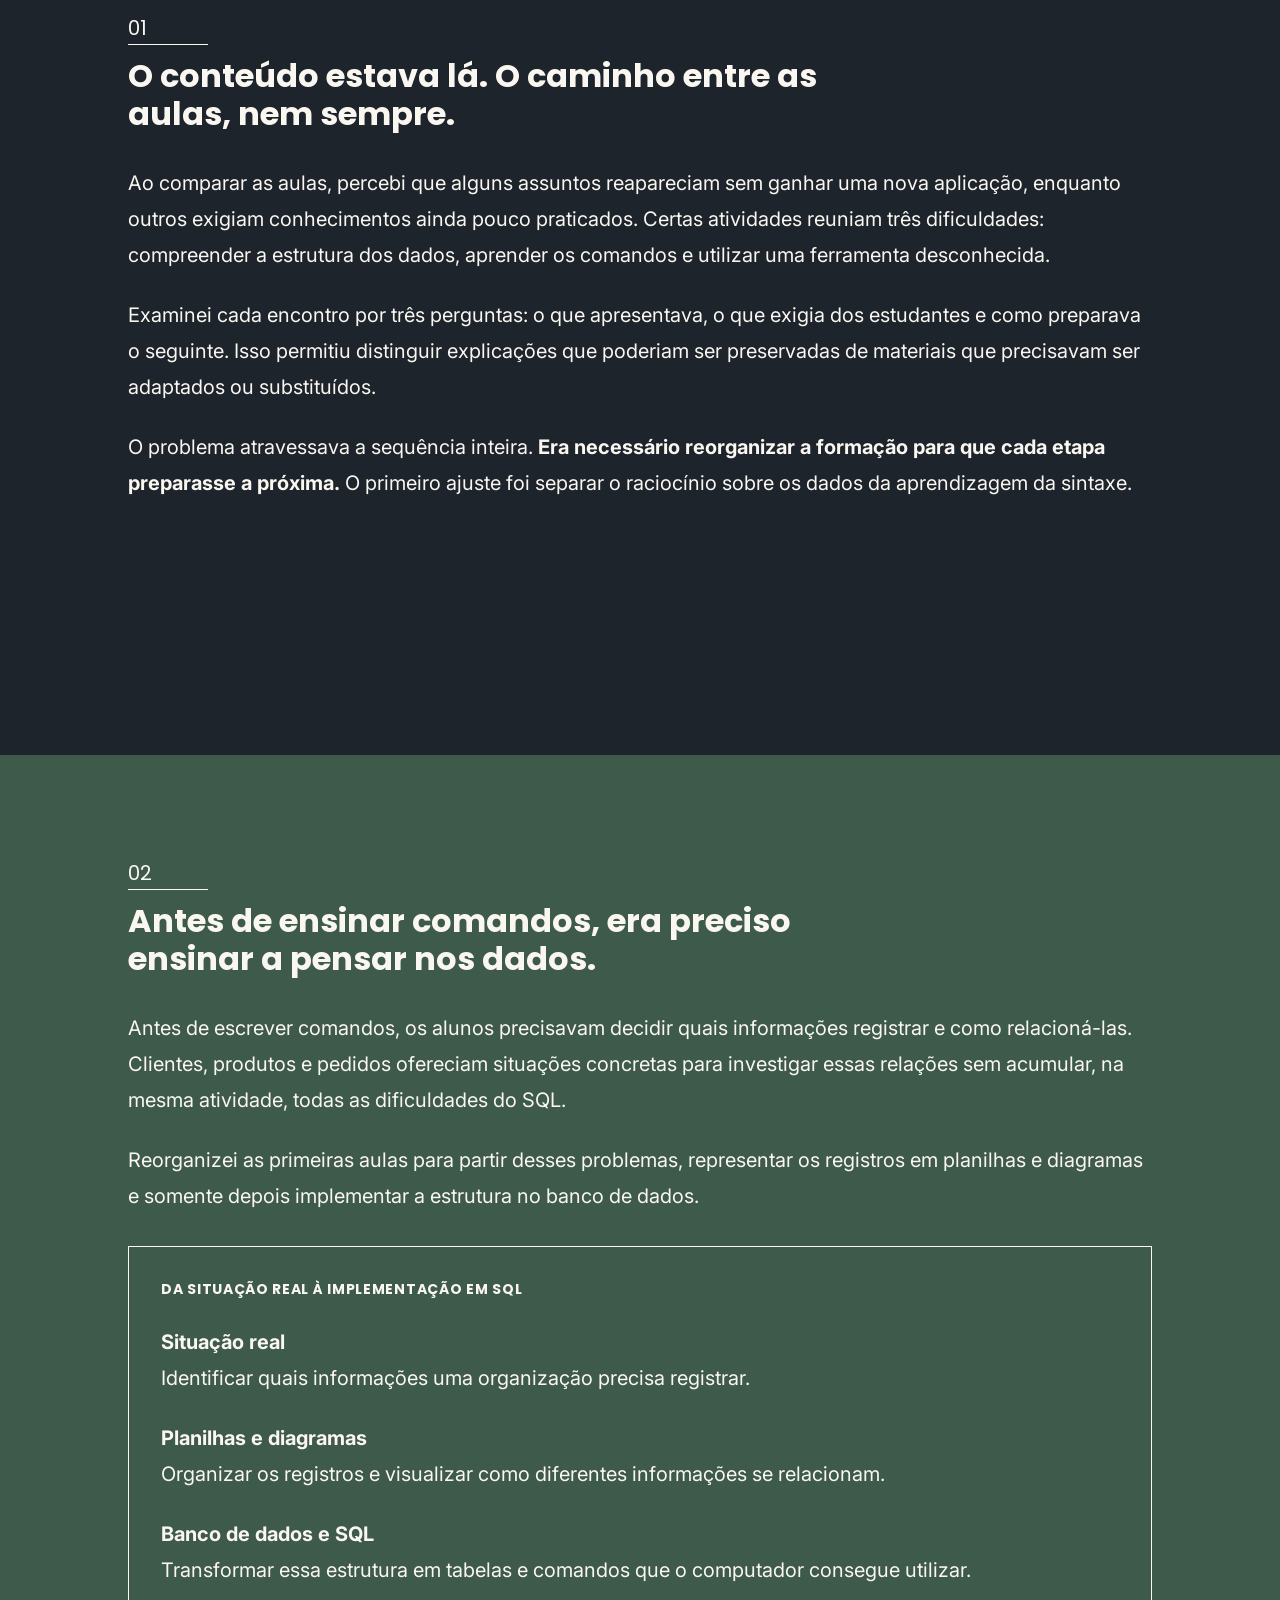
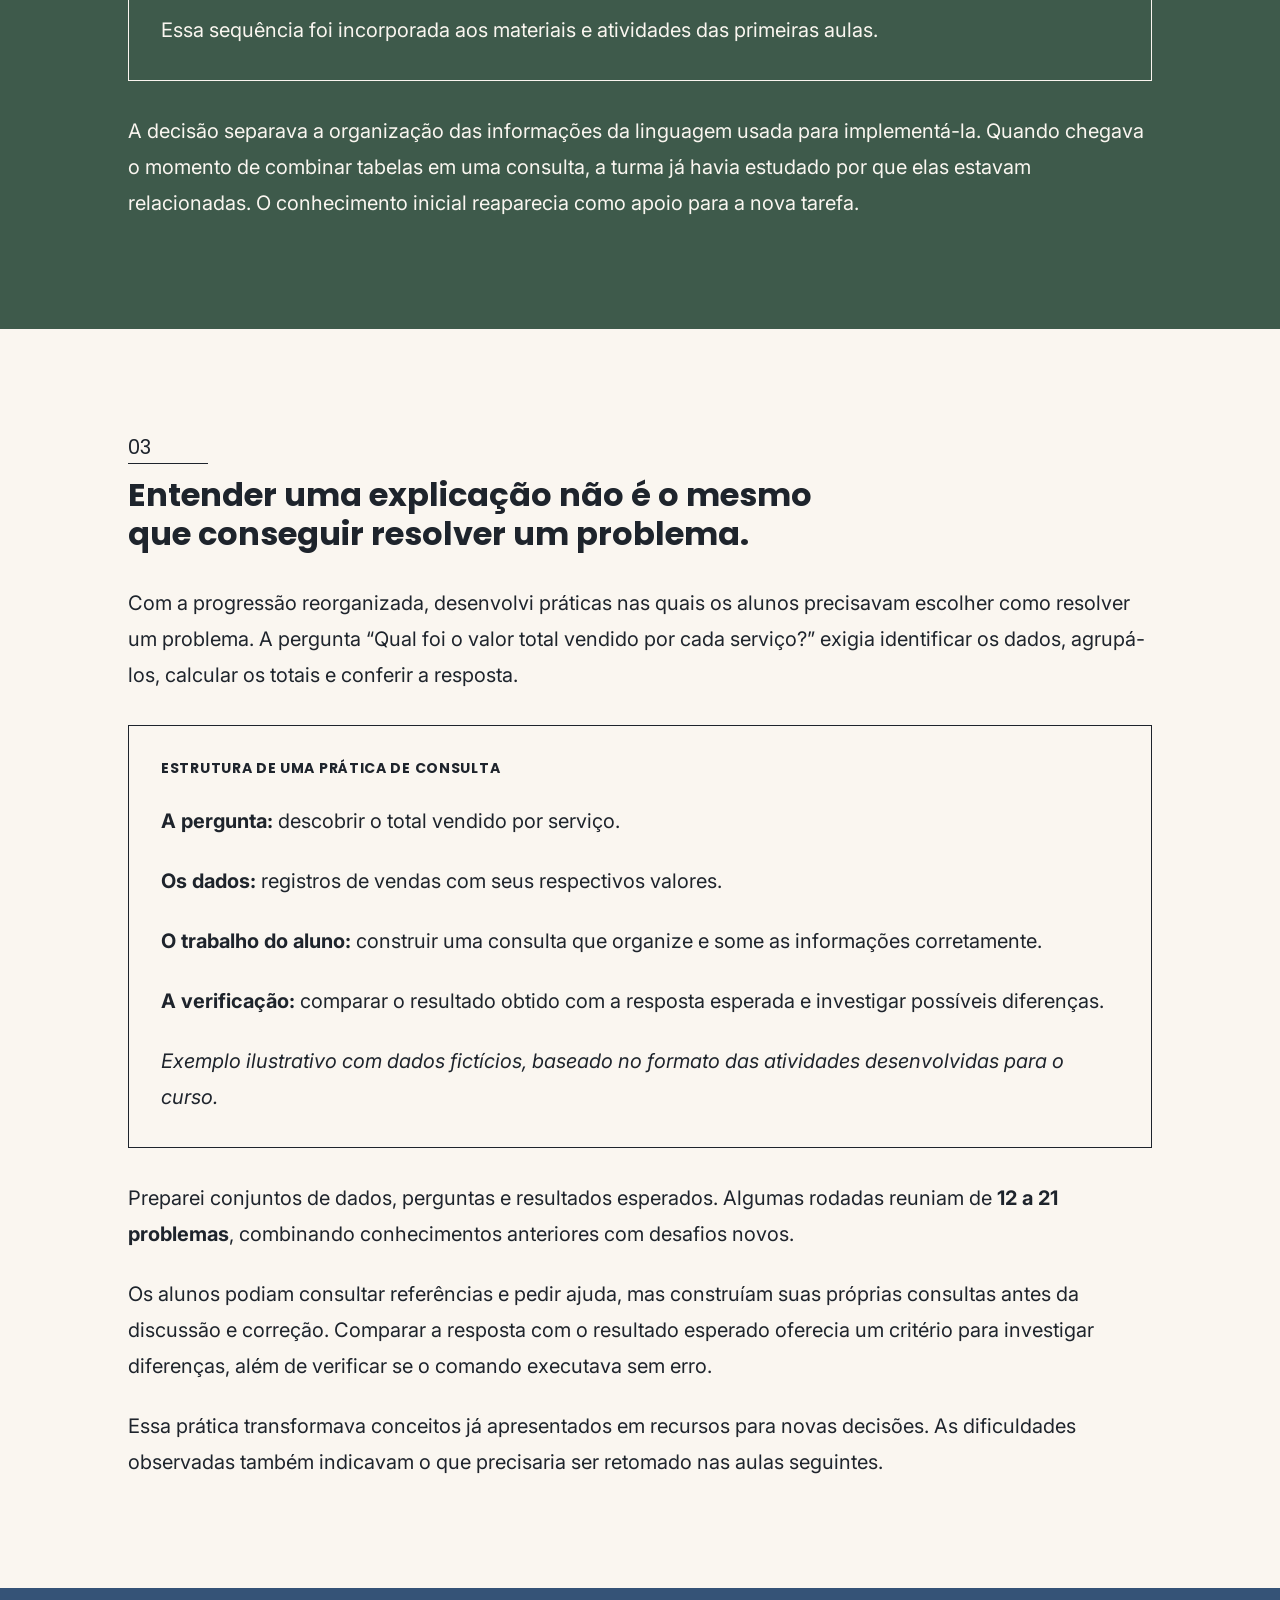
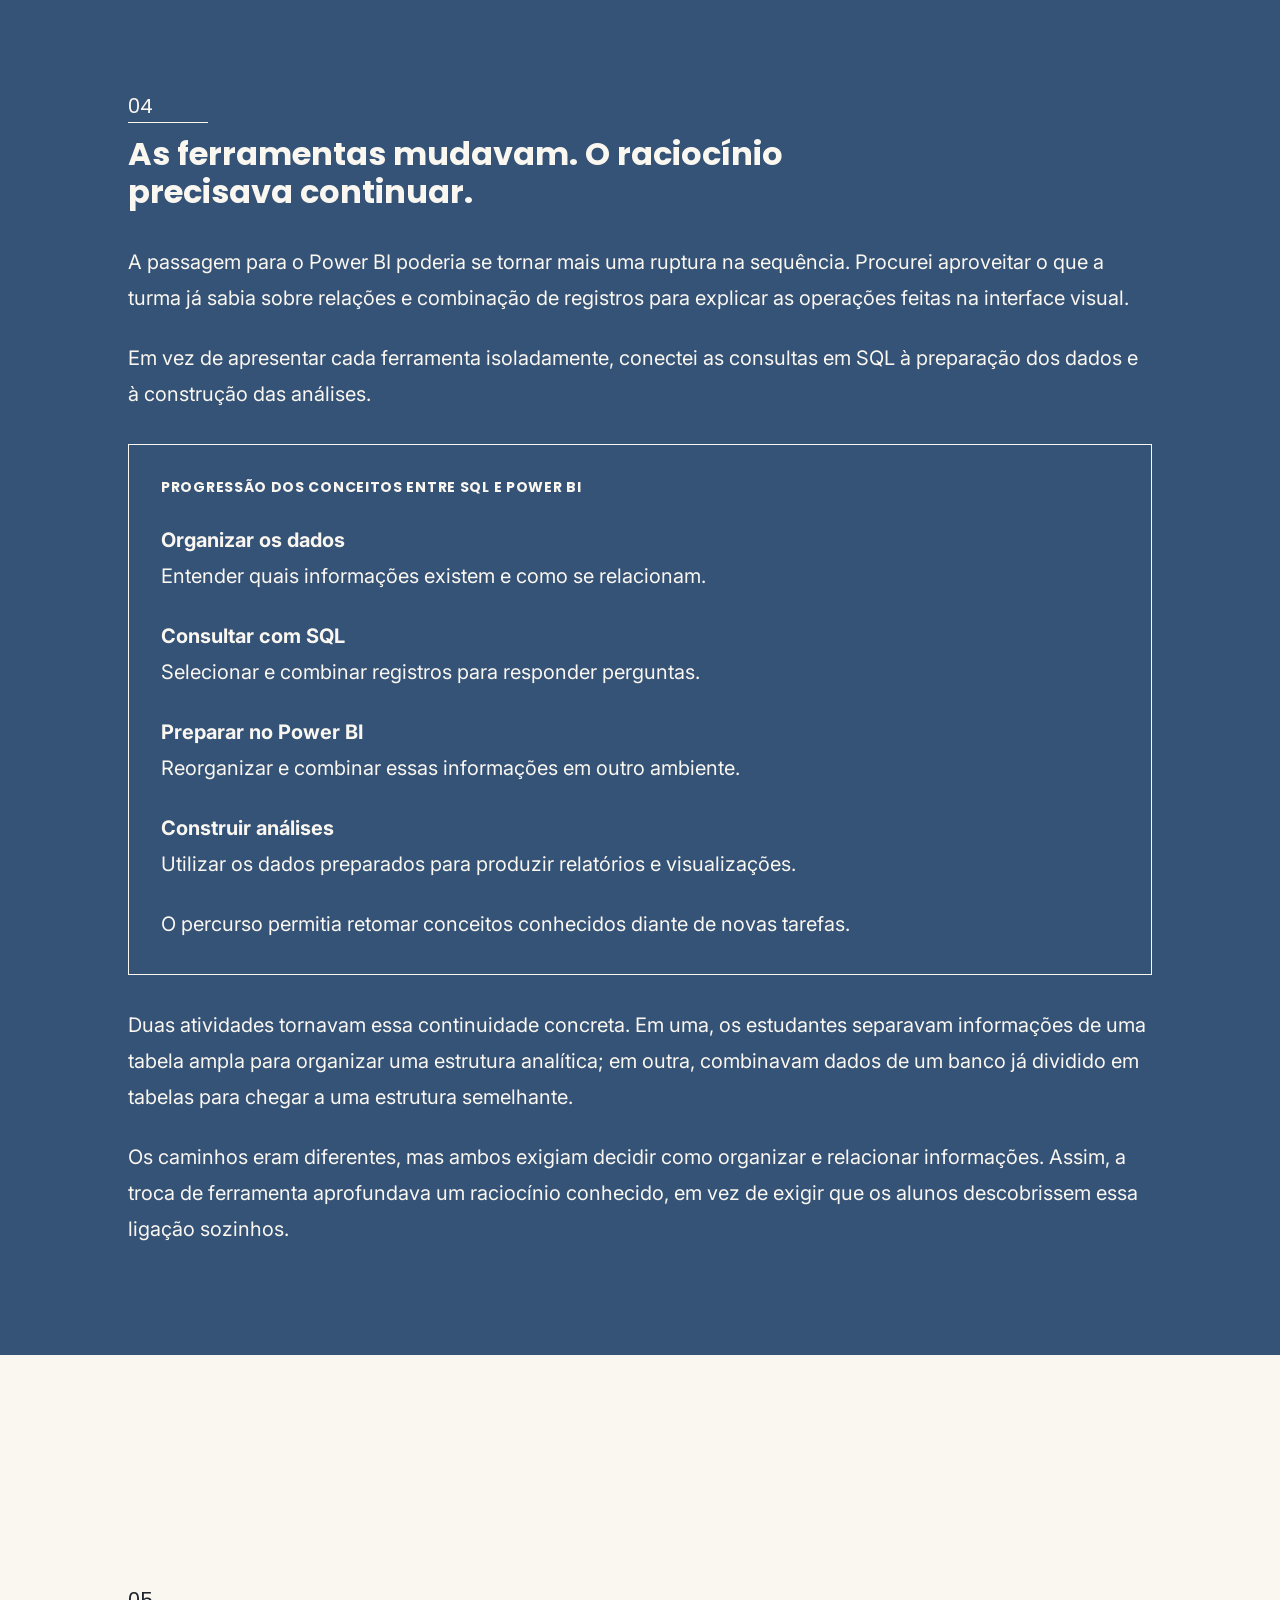
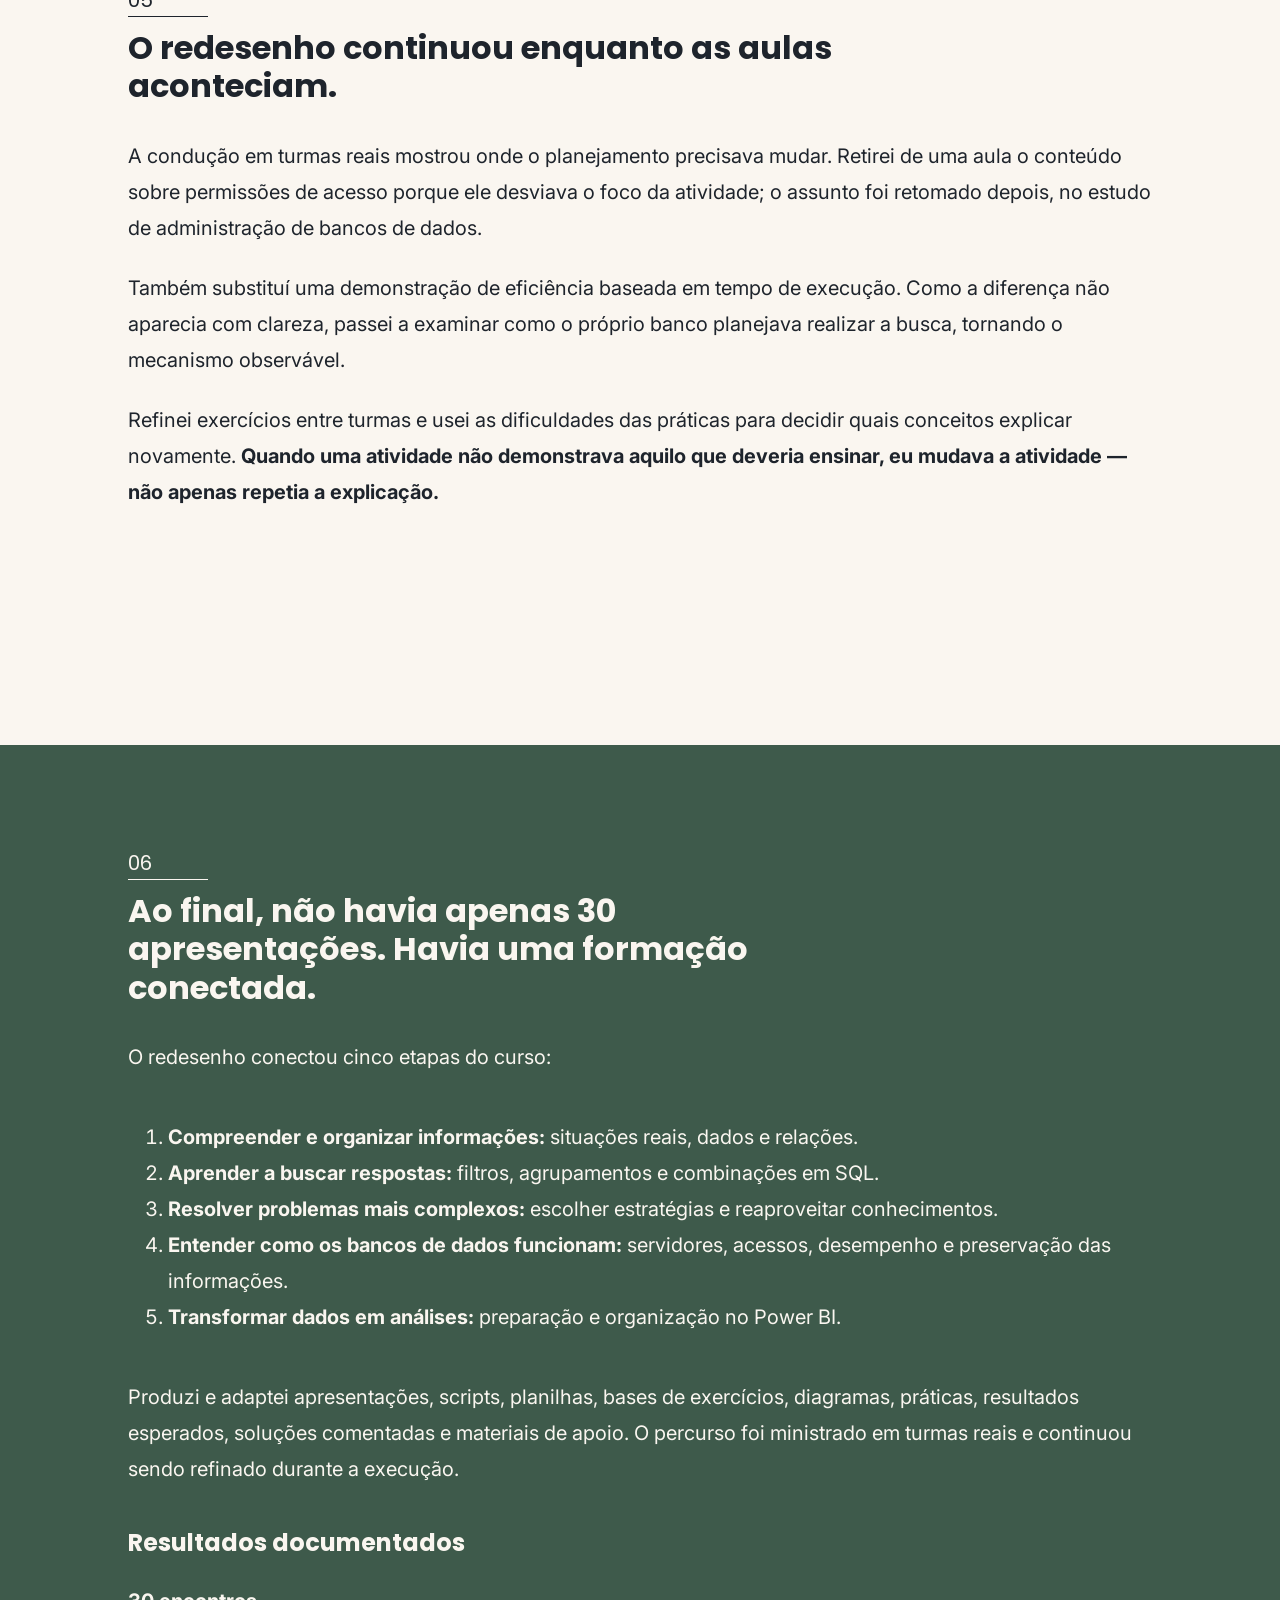
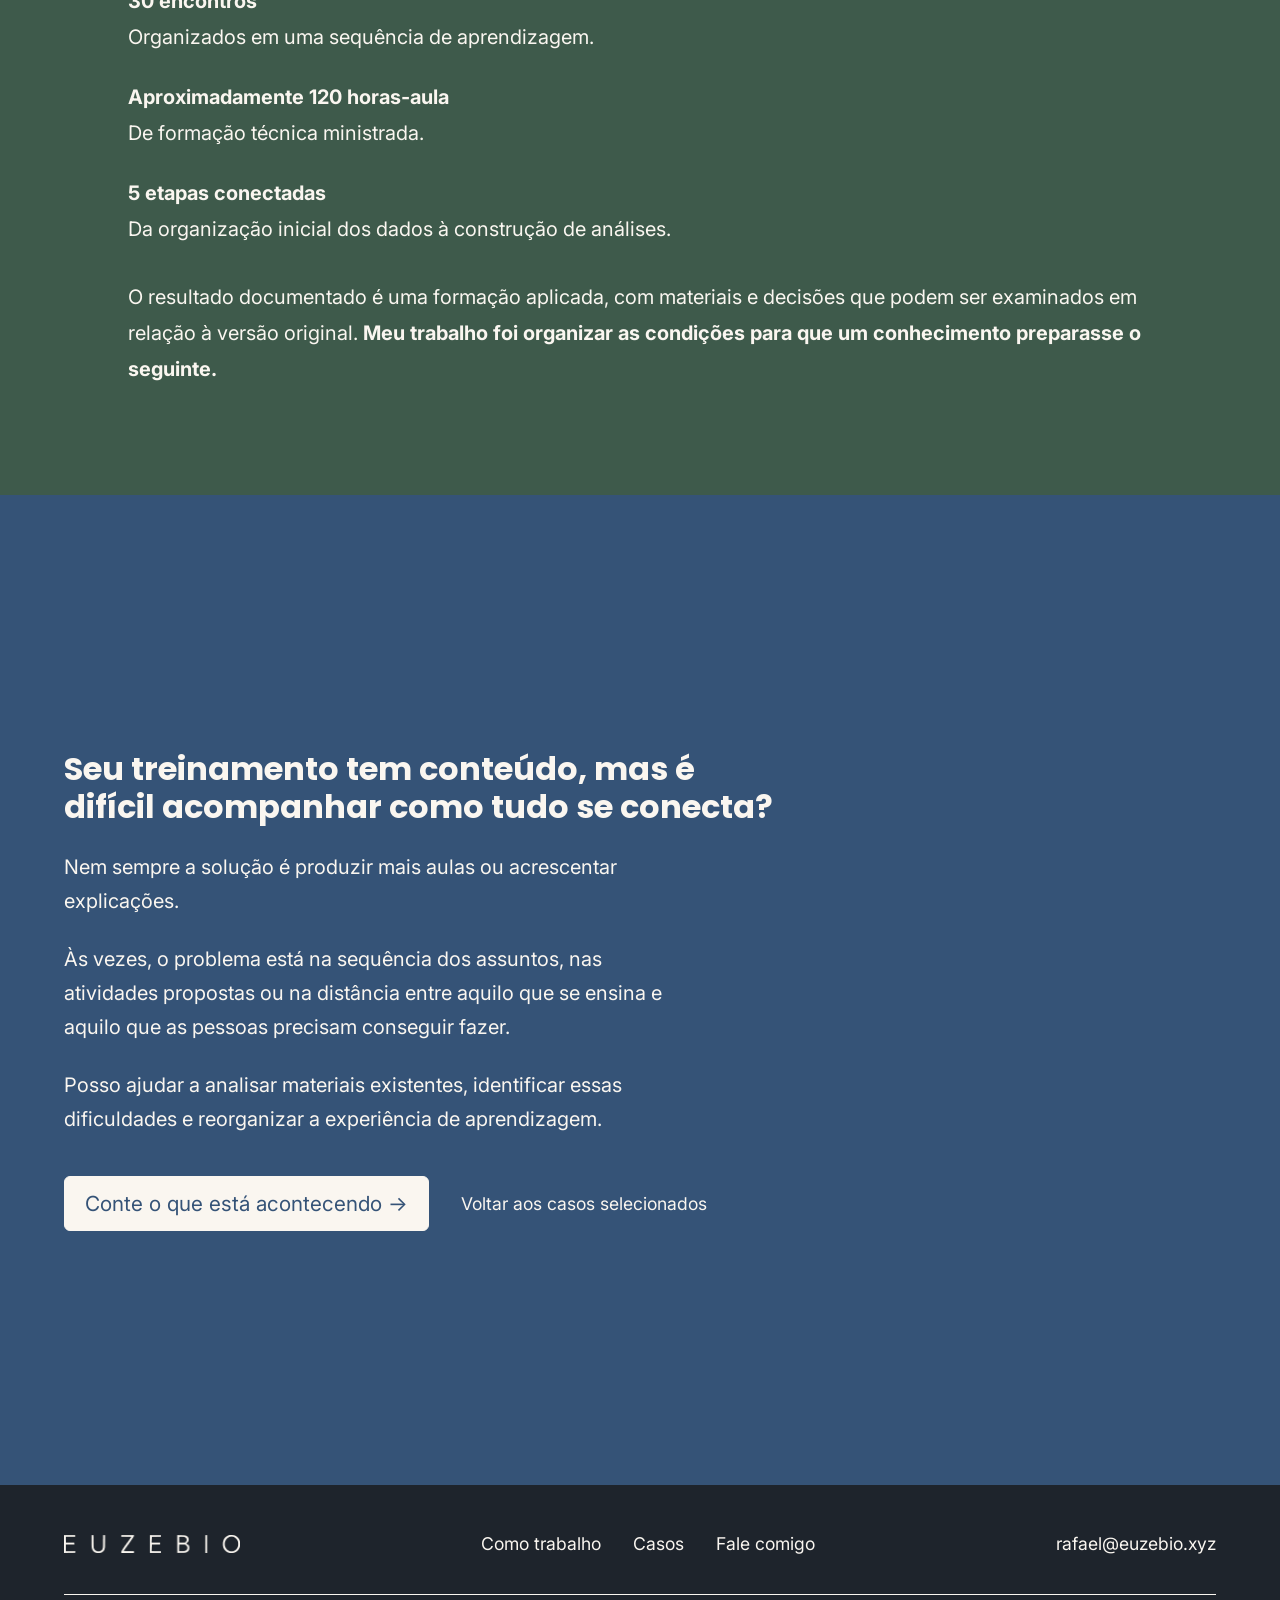
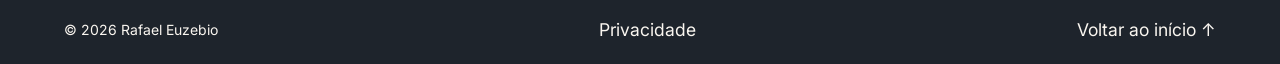
<file: casos/curriculo-sql/index.html>
<!doctype html>
<html lang="pt-BR">
  <head>
    <meta charset="utf-8">
    <meta name="viewport" content="width=device-width, initial-scale=1">
    <title>Redesenho de formação em SQL e Power BI | EUZEBIO</title>
    <meta name="description" content="Redesenhei 30 encontros e 120 horas de formação em SQL e Power BI, conectando conceitos, ferramentas e práticas em uma aprendizagem progressiva.">
    <meta name="theme-color" content="#FAF6F0">
    <link rel="icon" type="image/png" sizes="64x64" href="/assets/brand/favicon.png" media="(prefers-color-scheme: light)">
    <link rel="icon" type="image/png" sizes="64x64" href="/assets/brand/favicon-paper.png" media="(prefers-color-scheme: dark)">
    <meta property="og:type" content="article">
    <meta property="og:title" content="Redesenho de formação em SQL e Power BI | EUZEBIO">
    <meta property="og:description" content="Redesenhei 30 encontros e 120 horas de formação em SQL e Power BI, conectando conceitos, ferramentas e práticas em uma aprendizagem progressiva.">
    <meta property="og:url" content="https://euzebio.xyz/casos/curriculo-sql/">
    <meta property="og:image" content="https://euzebio.xyz/assets/cases/sql-classroom-workshop.png">
    <meta property="og:image:type" content="image/png">
    <meta property="og:image:width" content="1672">
    <meta property="og:image:height" content="941">
    <meta property="og:image:alt" content="Ilustração de uma aula de SQL com instrutor e estudantes.">
    <meta property="og:locale" content="pt_BR">
    <link rel="canonical" href="https://euzebio.xyz/casos/curriculo-sql/">
    <link rel="preconnect" href="https://fonts.googleapis.com">
    <link rel="preconnect" href="https://fonts.gstatic.com" crossorigin>
    <link href="https://fonts.googleapis.com/css2?family=Inter:wght@400;600;700&family=Poppins:wght@400;600;700&display=swap" rel="stylesheet">
    <link rel="stylesheet" href="/reset.css">
    <link rel="stylesheet" href="/tokens.css">
    <link rel="stylesheet" href="/style.css">
    <link rel="stylesheet" href="/blocks/navbar.css">
    <link rel="stylesheet" href="/blocks/link.css">
    <link rel="stylesheet" href="/blocks/menu.css">
    <link rel="stylesheet" href="/blocks/footer.css">
    <link rel="stylesheet" href="/blocks/study-intro.css">
    <link rel="stylesheet" href="/blocks/chapter.css">
    <link rel="stylesheet" href="/blocks/prose.css">
    <link rel="stylesheet" href="/blocks/evidence.css">
    <link rel="stylesheet" href="/blocks/flow.css">
    <link rel="stylesheet" href="/blocks/metrics.css">
    <link rel="stylesheet" href="/blocks/comparison.css">
    <link rel="stylesheet" href="/blocks/practice.css">
    <script src="/blocks/menu.js" defer></script>
    <script src="/blocks/navbar.js" defer></script>
  </head>
  <body id="topo">
    <header class="navbar">
      <a class="link navbar__brand" href="/" aria-label="Rafael Euzebio — página inicial">
        <span class="navbar__mark" aria-hidden="true">
          <img class="navbar__logo navbar__logo--charcoal" src="/assets/brand/euzebio-mark-deep-coal.png" alt="">
          <img class="navbar__logo navbar__logo--paper" src="/assets/brand/euzebio-mark-warm-paper.png" alt="">
        </span>
        <span class="navbar__wordmark" aria-hidden="true">
          <img class="navbar__logo navbar__logo--charcoal" src="/assets/brand/wordmark-deep-coal.png" alt="">
          <img class="navbar__logo navbar__logo--paper" src="/assets/brand/wordmark-warm-paper.png" alt="">
        </span>
      </a>

      <nav class="menu menu--themed" aria-label="Navegação principal">
        <button class="menu__toggle" type="button" aria-controls="menu-principal" aria-expanded="false" aria-label="Abrir menu">
          <svg class="menu__icon" viewBox="0 0 24 24" aria-hidden="true" focusable="false">
            <path class="menu__line menu__line--top" d="M4 6h16" fill="none" stroke="currentColor" stroke-linecap="round" stroke-width="2"></path>
            <path class="menu__line menu__line--middle" d="M4 12h16" fill="none" stroke="currentColor" stroke-linecap="round" stroke-width="2"></path>
            <path class="menu__line menu__line--bottom" d="M4 18h16" fill="none" stroke="currentColor" stroke-linecap="round" stroke-width="2"></path>
          </svg>
        </button>
        <ul class="menu__list" id="menu-principal">
          <li class="menu__item"><a class="link link--underlined link--underline-at-navbar-edge link--hover-lift" href="/#inicio">Início</a></li>
          <li class="menu__item"><a class="link link--underlined link--underline-at-navbar-edge link--hover-lift" href="/#como-trabalho">Como trabalho</a></li>
          <li class="menu__item"><a class="link link--underlined link--underline-at-navbar-edge link--hover-forest link--hover-lift" href="/#casos">Casos</a></li>
          <li class="menu__item"><a class="link link--button link--button-slate" href="/#contato">Fale comigo</a></li>
        </ul>
      </nav>
    </header>
    <main>
      <section class="study-intro" aria-labelledby="caso-titulo">
        <a class="link link--underline-thin study-intro__back" href="/#casos">← Casos selecionados</a>
        <div class="study-intro__layout">
          <div class="study-intro__content">
            <p class="study-intro__eyebrow">ESTUDO DE CASO · EDUCAÇÃO E TECNOLOGIA</p>
            <h1 class="study-intro__title" id="caso-titulo">Como transformei 30 aulas em uma formação que fazia sentido do começo ao fim.</h1>
<p class="study-intro__lead">Ao preparar e ministrar o curso de Aplicação de Banco de Dados da Fundação FAT, encontrei bons exemplos e explicações individuais, mas uma sequência que dificultava a aprendizagem: repetições, saltos de dificuldade e pré-requisitos ainda não preparados.</p>
<p class="study-intro__lead">Redesenhei os materiais e as atividades de <strong>30 encontros, aproximadamente 120 horas-aula</strong>, para conectar modelagem, consultas SQL e análise no Power BI. O percurso foi aplicado em turmas iniciantes e refinado durante as aulas.</p>
          </div>
          <figure class="study-intro__visual"><img class="study-intro__image" src="/assets/cases/sql-classroom-workshop.png" alt="Ilustração de uma aula de SQL com instrutor e estudantes." width="1672" height="941"></figure>
        </div>
        <h2 class="prose__heading">Informações do projeto</h2>
        <dl class="study-intro__facts">
          <div><dt class="study-intro__fact-title">Instituição:</dt><dd class="study-intro__fact-value">Fundação FAT</dd></div>
          <div><dt class="study-intro__fact-title">Formação:</dt><dd class="study-intro__fact-value">Aplicação de Banco de Dados</dd></div>
          <div><dt class="study-intro__fact-title">Escopo:</dt><dd class="study-intro__fact-value">30 encontros, aproximadamente 120 horas-aula</dd></div>
          <div><dt class="study-intro__fact-title">Público:</dt><dd class="study-intro__fact-value">turmas iniciantes em formação técnica</dd></div>
          <div><dt class="study-intro__fact-title">Minha atuação:</dt><dd class="study-intro__fact-value">análise e redesenho do curso, criação de materiais, preparação de atividades e condução das aulas</dd></div>
        </dl>
      </section>

      <section class="chapter chapter--charcoal" data-navbar-theme="charcoal" aria-labelledby="capitulo-01">
        <div class="chapter__content">
          <h2 class="chapter__title" id="capitulo-01"><span class="chapter__number" aria-hidden="true">01</span>O conteúdo estava lá. O caminho entre as aulas, nem sempre.</h2>
<div class="prose">
<p>Ao comparar as aulas, percebi que alguns assuntos reapareciam sem ganhar uma nova aplicação, enquanto outros exigiam conhecimentos ainda pouco praticados. Certas atividades reuniam três dificuldades: compreender a estrutura dos dados, aprender os comandos e utilizar uma ferramenta desconhecida.</p>
<p>Examinei cada encontro por três perguntas: o que apresentava, o que exigia dos estudantes e como preparava o seguinte. Isso permitiu distinguir explicações que poderiam ser preservadas de materiais que precisavam ser adaptados ou substituídos.</p>
<p>O problema atravessava a sequência inteira. <strong>Era necessário reorganizar a formação para que cada etapa preparasse a próxima.</strong> O primeiro ajuste foi separar o raciocínio sobre os dados da aprendizagem da sintaxe.</p>
</div>
        </div>
      </section>

      <section class="chapter chapter--forest" data-navbar-theme="forest" aria-labelledby="capitulo-02">
        <div class="chapter__content">
          <h2 class="chapter__title" id="capitulo-02"><span class="chapter__number" aria-hidden="true">02</span>Antes de ensinar comandos, era preciso ensinar a pensar nos dados.</h2>
<div class="prose">
<p>Antes de escrever comandos, os alunos precisavam decidir quais informações registrar e como relacioná-las. Clientes, produtos e pedidos ofereciam situações concretas para investigar essas relações sem acumular, na mesma atividade, todas as dificuldades do SQL.</p>
<p>Reorganizei as primeiras aulas para partir desses problemas, representar os registros em planilhas e diagramas e somente depois implementar a estrutura no banco de dados.</p>
</div><figure class="evidence">
            <h3 class="evidence__label">Da situação real à implementação em SQL</h3>
            <div class="prose">
<p><strong>Situação real</strong><br>Identificar quais informações uma organização precisa registrar.</p>
<p><strong>Planilhas e diagramas</strong><br>Organizar os registros e visualizar como diferentes informações se relacionam.</p>
<p><strong>Banco de dados e SQL</strong><br>Transformar essa estrutura em tabelas e comandos que o computador consegue utilizar.</p>
<p>Essa sequência foi incorporada aos materiais e atividades das primeiras aulas.</p>
            </div>
          </figure><div class="prose">
<p>A decisão separava a organização das informações da linguagem usada para implementá-la. Quando chegava o momento de combinar tabelas em uma consulta, a turma já havia estudado por que elas estavam relacionadas. O conhecimento inicial reaparecia como apoio para a nova tarefa.</p>
</div>
        </div>
      </section>

      <section class="chapter" aria-labelledby="capitulo-03">
        <div class="chapter__content">
          <h2 class="chapter__title" id="capitulo-03"><span class="chapter__number" aria-hidden="true">03</span>Entender uma explicação não é o mesmo que conseguir resolver um problema.</h2>
<div class="prose">
<p>Com a progressão reorganizada, desenvolvi práticas nas quais os alunos precisavam escolher como resolver um problema. A pergunta “Qual foi o valor total vendido por cada serviço?” exigia identificar os dados, agrupá-los, calcular os totais e conferir a resposta.</p>
</div><figure class="evidence">
            <h3 class="evidence__label">Estrutura de uma prática de consulta</h3>
            <div class="prose">
<p><strong>A pergunta:</strong> descobrir o total vendido por serviço.</p>
<p><strong>Os dados:</strong> registros de vendas com seus respectivos valores.</p>
<p><strong>O trabalho do aluno:</strong> construir uma consulta que organize e some as informações corretamente.</p>
<p><strong>A verificação:</strong> comparar o resultado obtido com a resposta esperada e investigar possíveis diferenças.</p>
<p><em>Exemplo ilustrativo com dados fictícios, baseado no formato das atividades desenvolvidas para o curso.</em></p>
            </div>
          </figure><div class="prose">
<p>Preparei conjuntos de dados, perguntas e resultados esperados. Algumas rodadas reuniam de <strong>12 a 21 problemas</strong>, combinando conhecimentos anteriores com desafios novos.</p>
<p>Os alunos podiam consultar referências e pedir ajuda, mas construíam suas próprias consultas antes da discussão e correção. Comparar a resposta com o resultado esperado oferecia um critério para investigar diferenças, além de verificar se o comando executava sem erro.</p>
<p>Essa prática transformava conceitos já apresentados em recursos para novas decisões. As dificuldades observadas também indicavam o que precisaria ser retomado nas aulas seguintes.</p>
</div>
        </div>
      </section>

      <section class="chapter chapter--slate" data-navbar-theme="slate" aria-labelledby="capitulo-04">
        <div class="chapter__content">
          <h2 class="chapter__title" id="capitulo-04"><span class="chapter__number" aria-hidden="true">04</span>As ferramentas mudavam. O raciocínio precisava continuar.</h2>
<div class="prose">
<p>A passagem para o Power BI poderia se tornar mais uma ruptura na sequência. Procurei aproveitar o que a turma já sabia sobre relações e combinação de registros para explicar as operações feitas na interface visual.</p>
<p>Em vez de apresentar cada ferramenta isoladamente, conectei as consultas em SQL à preparação dos dados e à construção das análises.</p>
</div><figure class="evidence">
            <h3 class="evidence__label">Progressão dos conceitos entre SQL e Power BI</h3>
            <div class="prose">
<p><strong>Organizar os dados</strong><br>Entender quais informações existem e como se relacionam.</p>
<p><strong>Consultar com SQL</strong><br>Selecionar e combinar registros para responder perguntas.</p>
<p><strong>Preparar no Power BI</strong><br>Reorganizar e combinar essas informações em outro ambiente.</p>
<p><strong>Construir análises</strong><br>Utilizar os dados preparados para produzir relatórios e visualizações.</p>
<p>O percurso permitia retomar conceitos conhecidos diante de novas tarefas.</p>
            </div>
          </figure><div class="prose">
<p>Duas atividades tornavam essa continuidade concreta. Em uma, os estudantes separavam informações de uma tabela ampla para organizar uma estrutura analítica; em outra, combinavam dados de um banco já dividido em tabelas para chegar a uma estrutura semelhante.</p>
<p>Os caminhos eram diferentes, mas ambos exigiam decidir como organizar e relacionar informações. Assim, a troca de ferramenta aprofundava um raciocínio conhecido, em vez de exigir que os alunos descobrissem essa ligação sozinhos.</p>
</div>
        </div>
      </section>

      <section class="chapter" aria-labelledby="capitulo-05">
        <div class="chapter__content">
          <h2 class="chapter__title" id="capitulo-05"><span class="chapter__number" aria-hidden="true">05</span>O redesenho continuou enquanto as aulas aconteciam.</h2>
<div class="prose">
<p>A condução em turmas reais mostrou onde o planejamento precisava mudar. Retirei de uma aula o conteúdo sobre permissões de acesso porque ele desviava o foco da atividade; o assunto foi retomado depois, no estudo de administração de bancos de dados.</p>
<p>Também substituí uma demonstração de eficiência baseada em tempo de execução. Como a diferença não aparecia com clareza, passei a examinar como o próprio banco planejava realizar a busca, tornando o mecanismo observável.</p>
<p>Refinei exercícios entre turmas e usei as dificuldades das práticas para decidir quais conceitos explicar novamente. <strong>Quando uma atividade não demonstrava aquilo que deveria ensinar, eu mudava a atividade — não apenas repetia a explicação.</strong></p>
</div>
        </div>
      </section>

      <section class="chapter chapter--forest" data-navbar-theme="forest" aria-labelledby="capitulo-06">
        <div class="chapter__content">
          <h2 class="chapter__title" id="capitulo-06"><span class="chapter__number" aria-hidden="true">06</span>Ao final, não havia apenas 30 apresentações. Havia uma formação conectada.</h2>
<div class="prose">
<p>O redesenho conectou cinco etapas do curso:</p>
<ol>
<li><strong>Compreender e organizar informações:</strong> situações reais, dados e relações.</li>
<li><strong>Aprender a buscar respostas:</strong> filtros, agrupamentos e combinações em SQL.</li>
<li><strong>Resolver problemas mais complexos:</strong> escolher estratégias e reaproveitar conhecimentos.</li>
<li><strong>Entender como os bancos de dados funcionam:</strong> servidores, acessos, desempenho e preservação das informações.</li>
<li><strong>Transformar dados em análises:</strong> preparação e organização no Power BI.</li>
</ol>
<p>Produzi e adaptei apresentações, scripts, planilhas, bases de exercícios, diagramas, práticas, resultados esperados, soluções comentadas e materiais de apoio. O percurso foi ministrado em turmas reais e continuou sendo refinado durante a execução.</p>
</div><div class="prose">
            <h3 class="prose__heading">Resultados documentados</h3>
<p><strong>30 encontros</strong><br>Organizados em uma sequência de aprendizagem.</p>
<p><strong>Aproximadamente 120 horas-aula</strong><br>De formação técnica ministrada.</p>
<p><strong>5 etapas conectadas</strong><br>Da organização inicial dos dados à construção de análises.</p>
          </div><div class="prose">
<p>O resultado documentado é uma formação aplicada, com materiais e decisões que podem ser examinados em relação à versão original. <strong>Meu trabalho foi organizar as condições para que um conhecimento preparasse o seguinte.</strong></p>
</div>
        </div>
      </section>

      <section class="chapter chapter--slate" data-navbar-theme="slate" aria-labelledby="conversa-titulo">
        <h2 class="chapter__title" id="conversa-titulo">Seu treinamento tem conteúdo, mas é difícil acompanhar como tudo se conecta?</h2>
<p class="chapter__lead">Nem sempre a solução é produzir mais aulas ou acrescentar explicações.</p>
<p class="chapter__lead">Às vezes, o problema está na sequência dos assuntos, nas atividades propostas ou na distância entre aquilo que se ensina e aquilo que as pessoas precisam conseguir fazer.</p>
<p class="chapter__lead">Posso ajudar a analisar materiais existentes, identificar essas dificuldades e reorganizar a experiência de aprendizagem.</p>
        <div class="chapter__actions"><a class="link link--button link--button-inverted-themed" href="/#contato">Conte o que está acontecendo →</a><a class="link link--paper link--underline-from-left link--underline-thin" href="/#casos">Voltar aos casos selecionados</a></div>
      </section>
    </main>
    <footer class="footer">
      <div class="footer__main">
        <a class="link" href="/" aria-label="EUZEBIO — início"><img class="footer__wordmark" src="/assets/brand/wordmark-warm-paper.png" alt="EUZEBIO" width="234" height="24"></a>
        <nav class="footer__nav" aria-label="Navegação do rodapé">
          <a class="link link--paper" href="/#como-trabalho">Como trabalho</a>
          <a class="link link--paper" href="/#casos">Casos</a>
          <a class="link link--paper" href="/#contato">Fale comigo</a>
        </nav>
        <a class="link link--paper" href="mailto:rafael@euzebio.xyz">rafael@euzebio.xyz</a>
      </div>
      <div class="footer__bottom">
        <p>&copy; <time datetime="2026">2026</time> Rafael Euzebio</p>
        <a class="link link--paper" href="/privacidade/">Privacidade</a>
        <a class="link link--paper" href="#topo">Voltar ao início ↑</a>
      </div>
    </footer>
  </body>
</html>
</file>
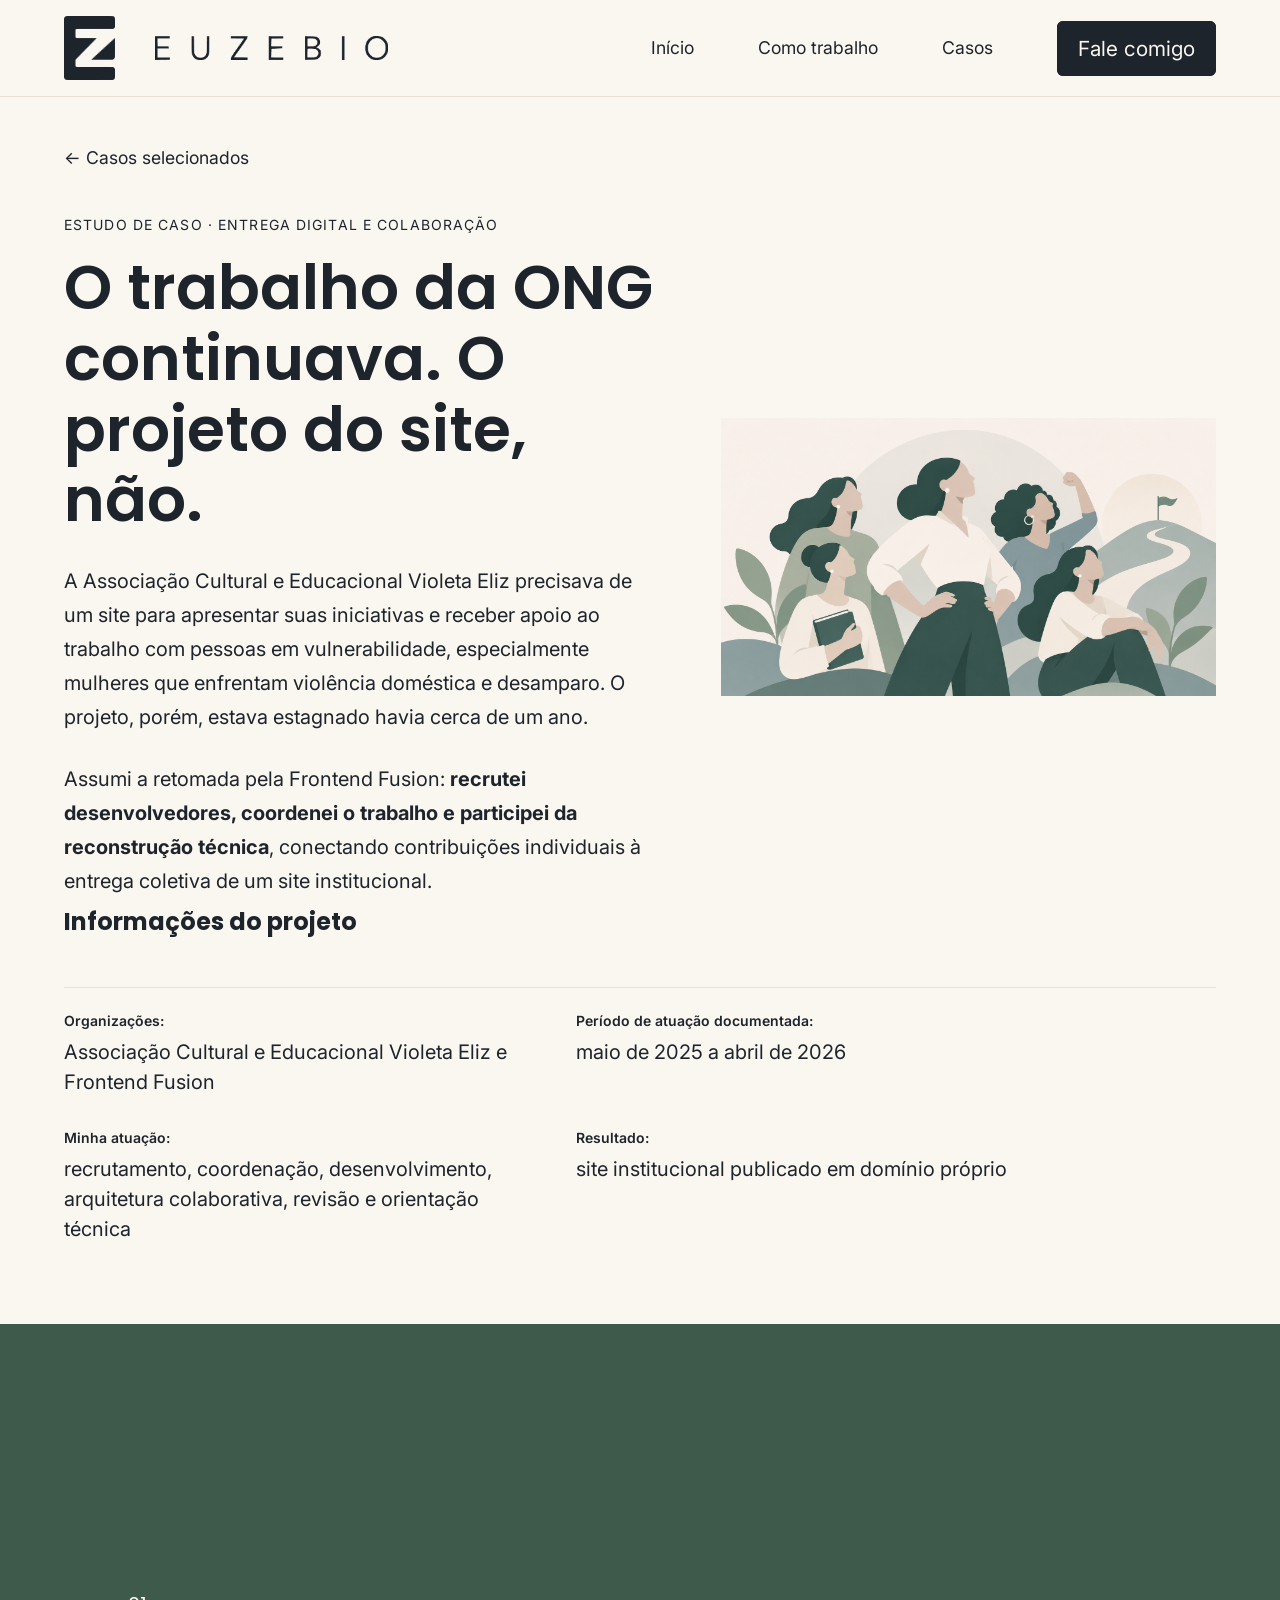
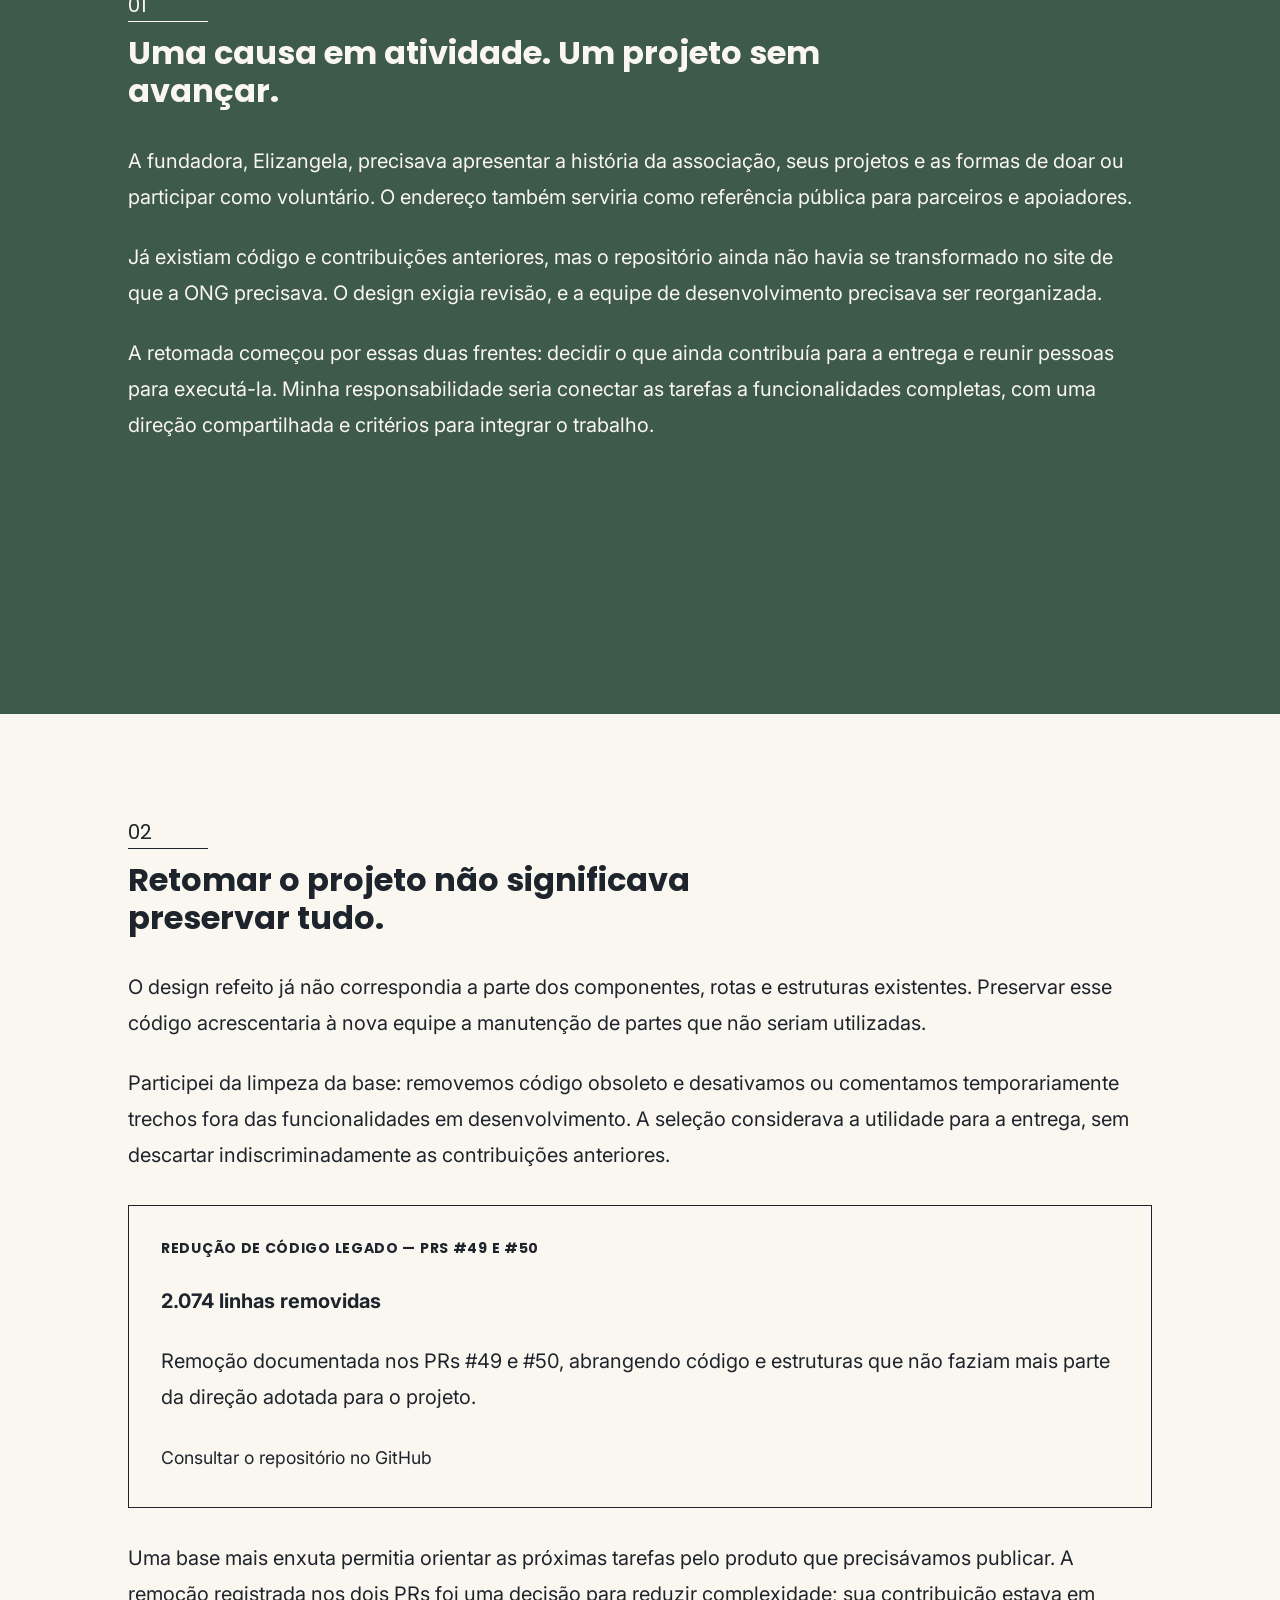
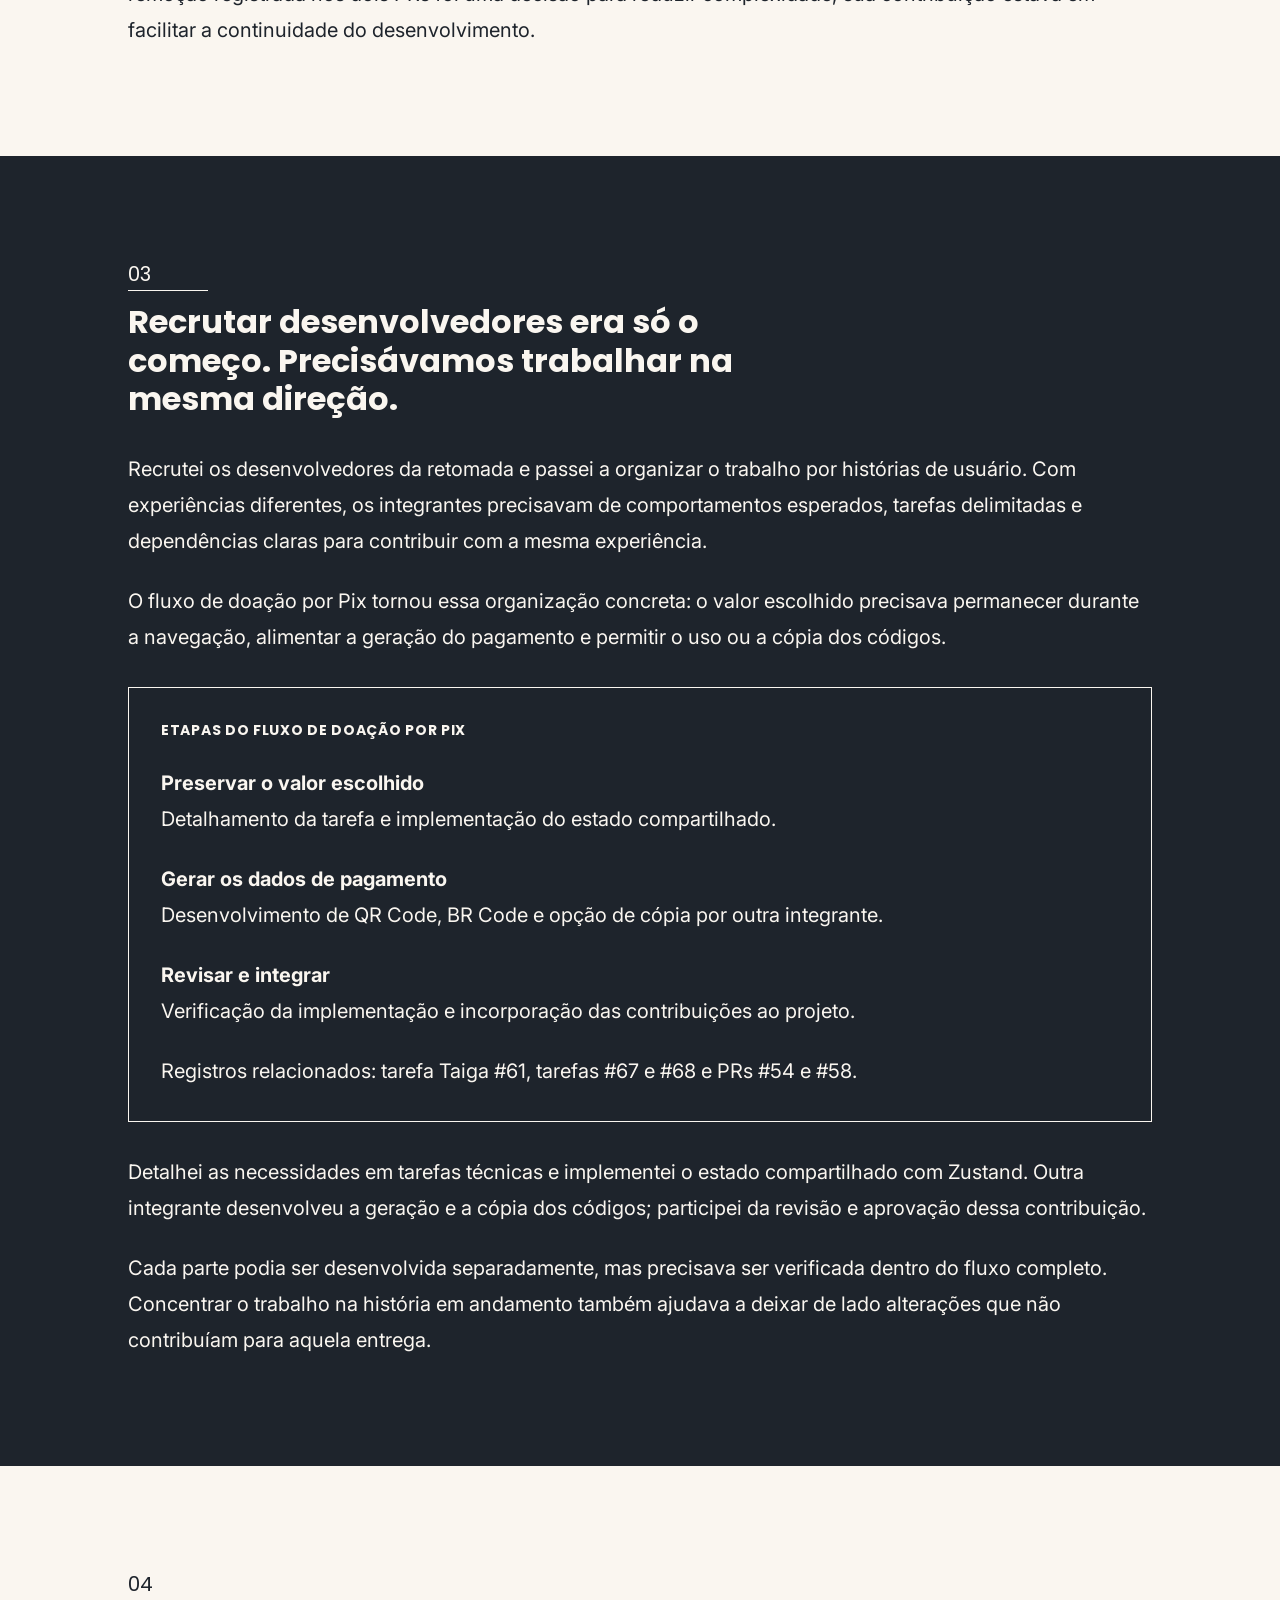
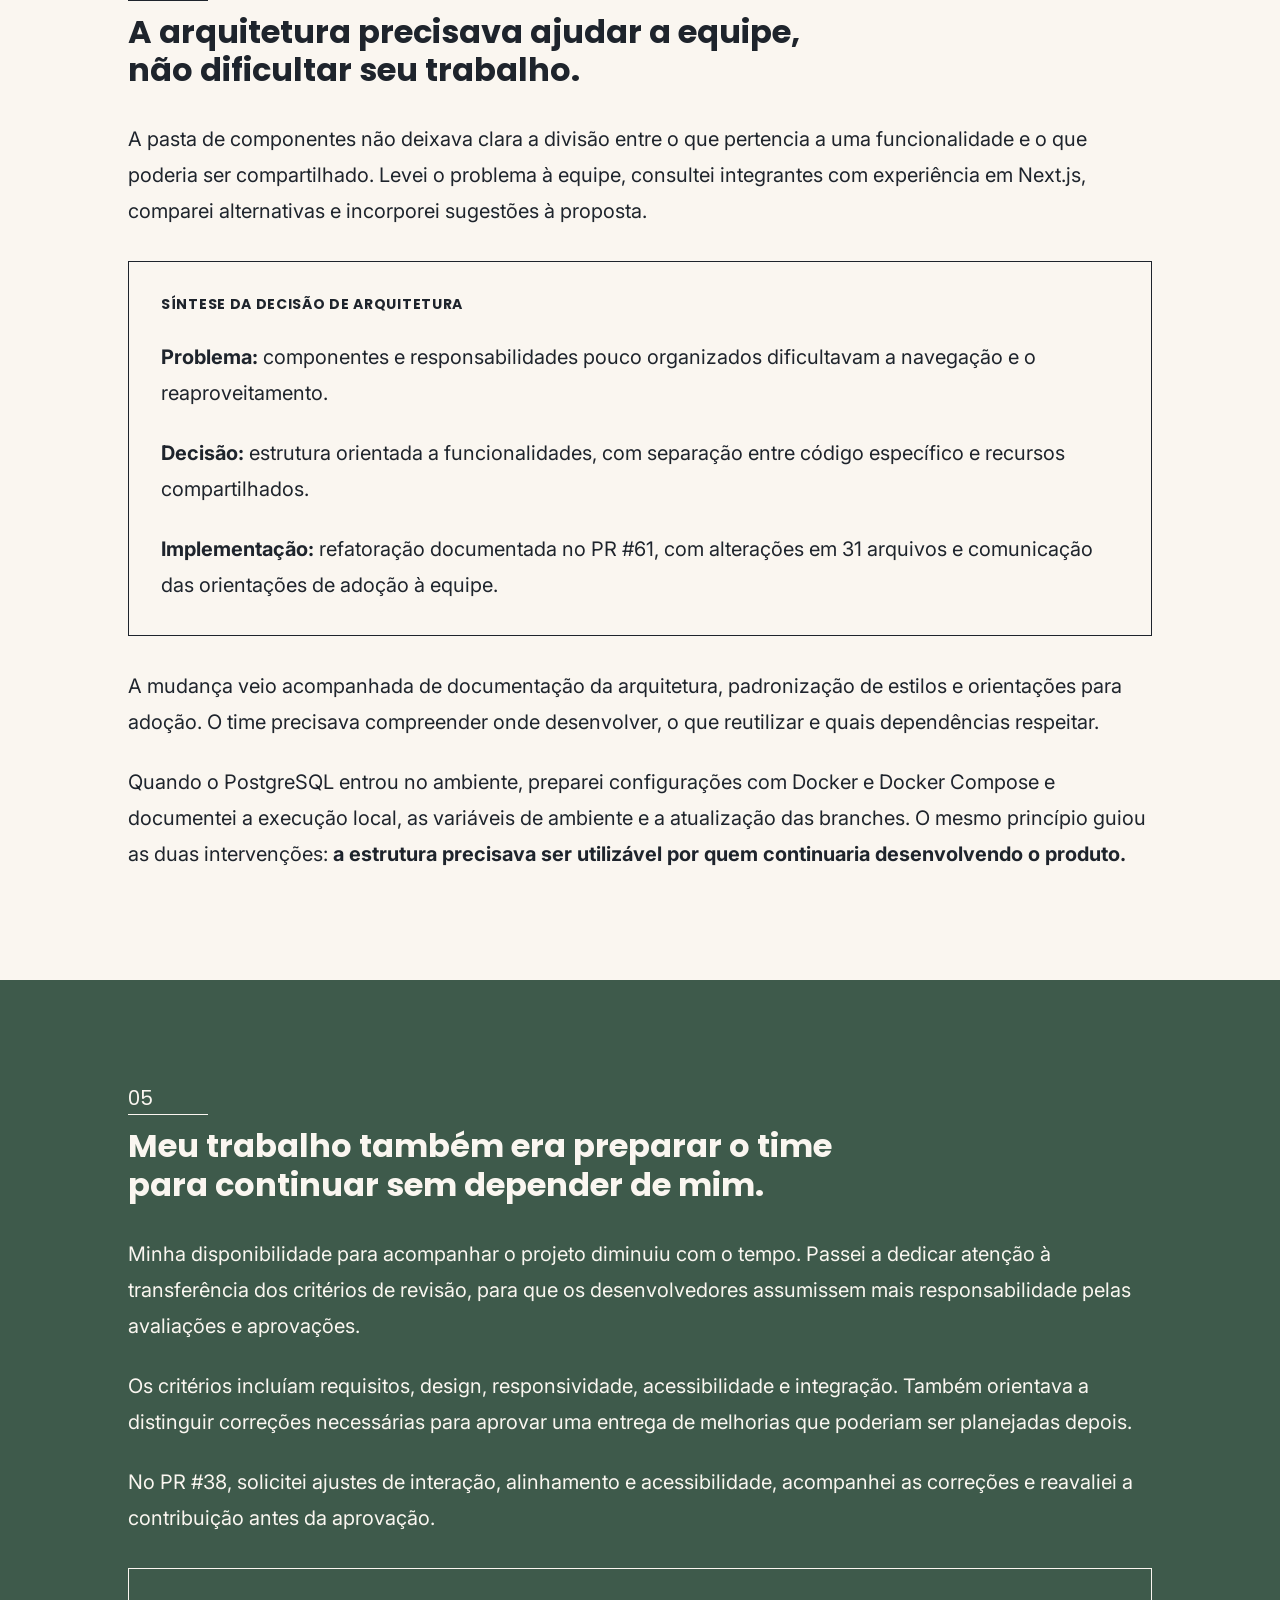
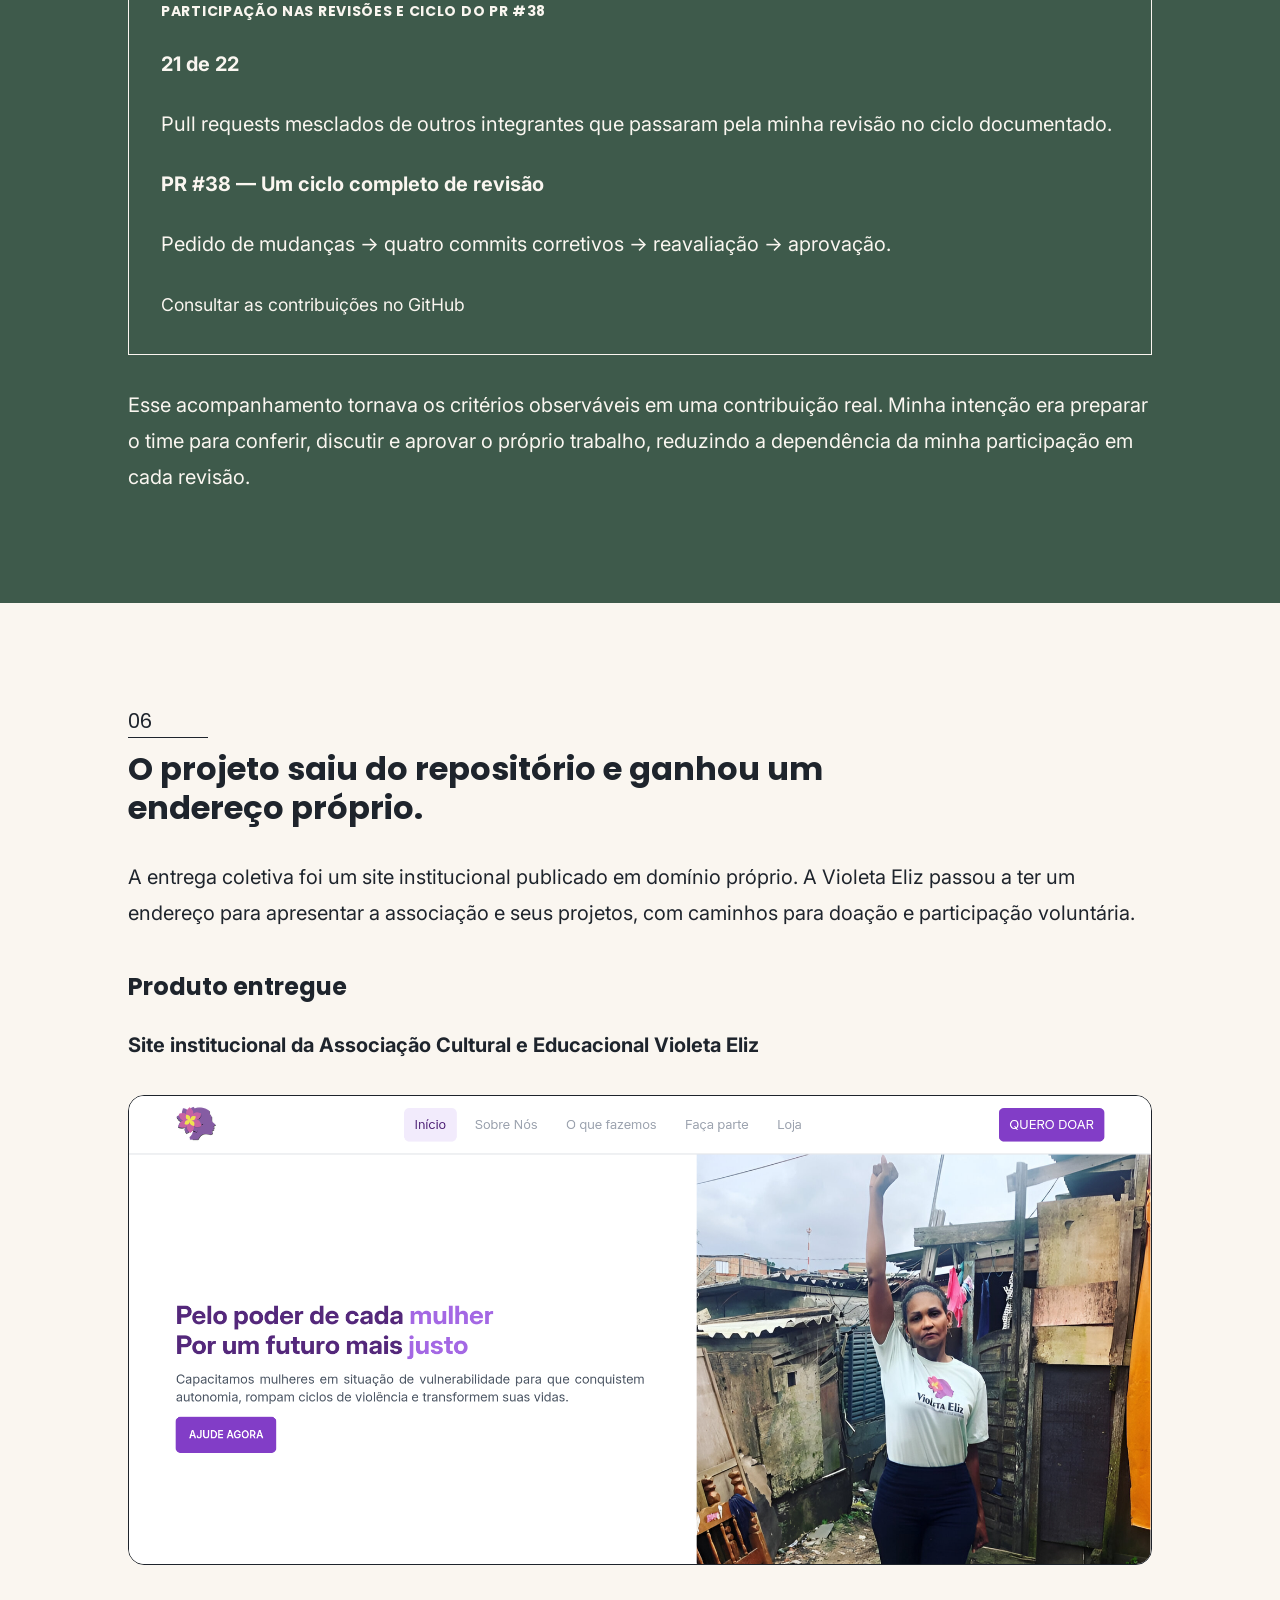
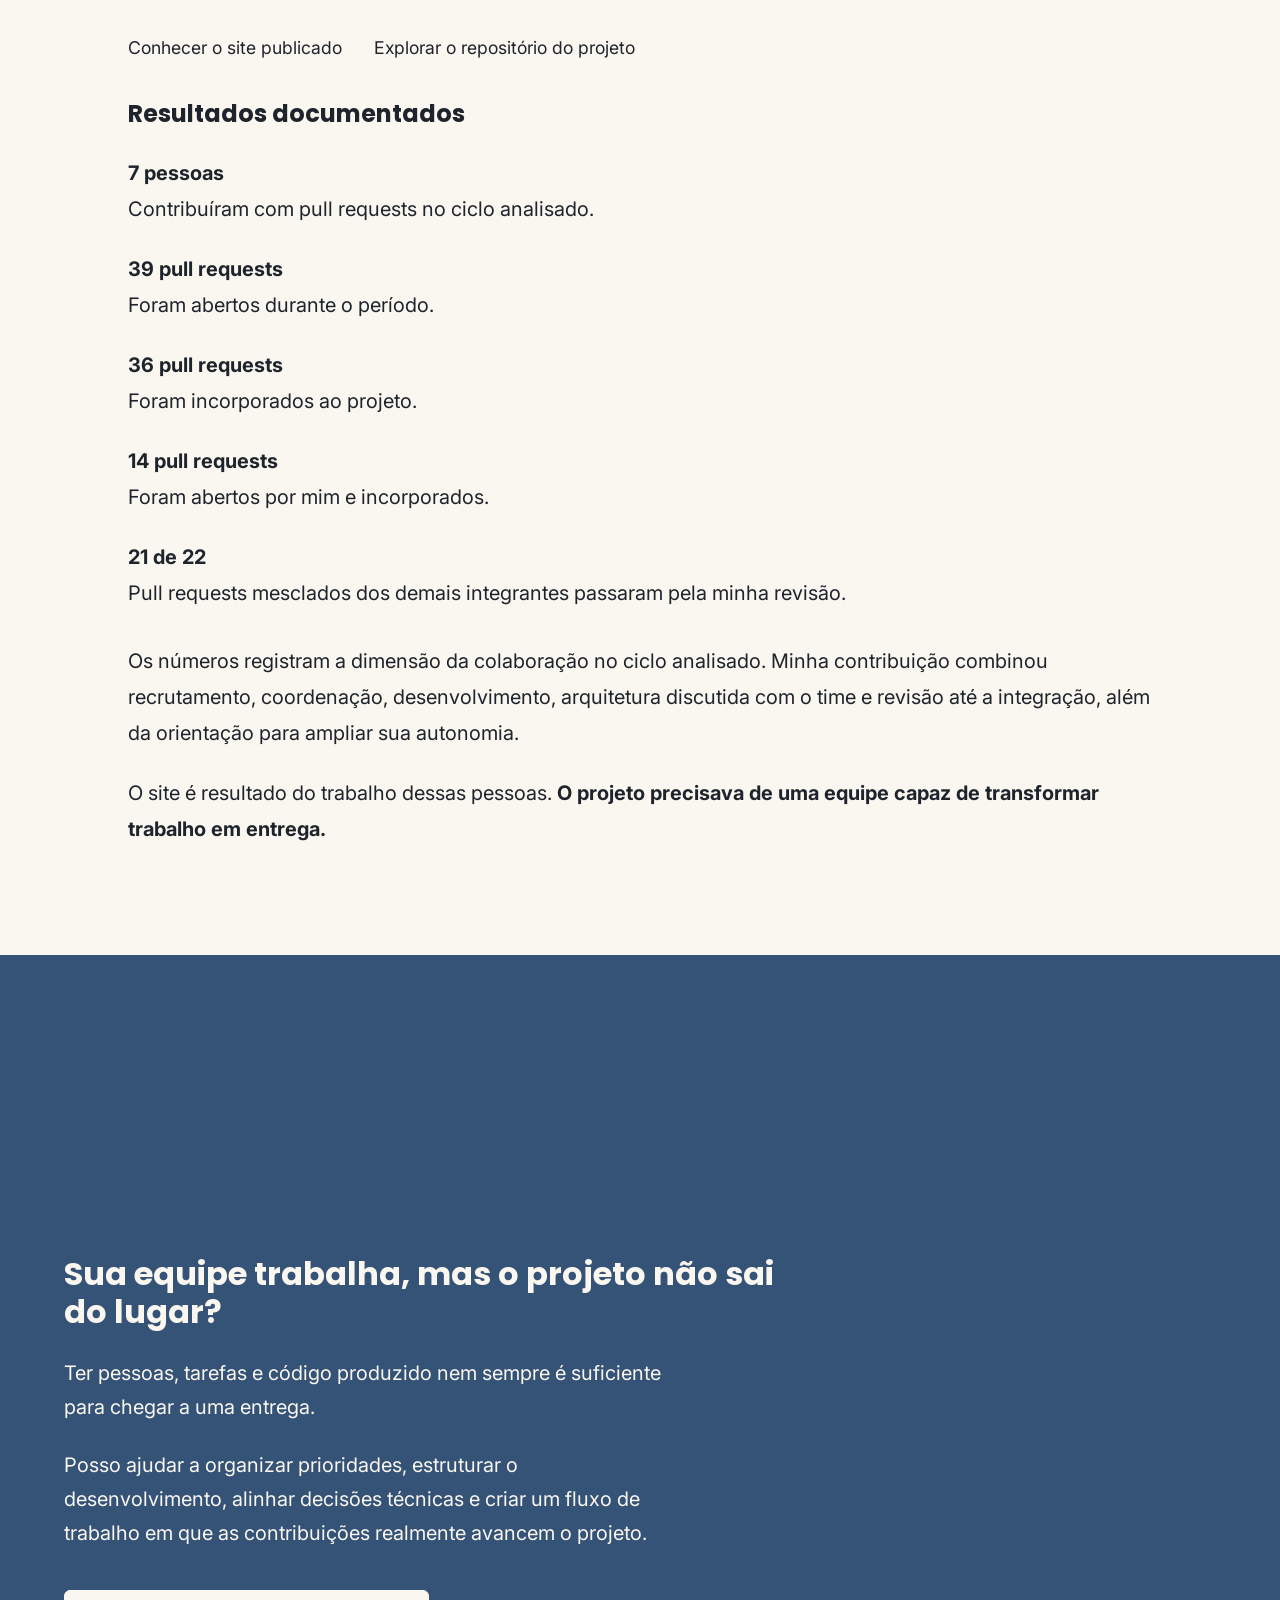
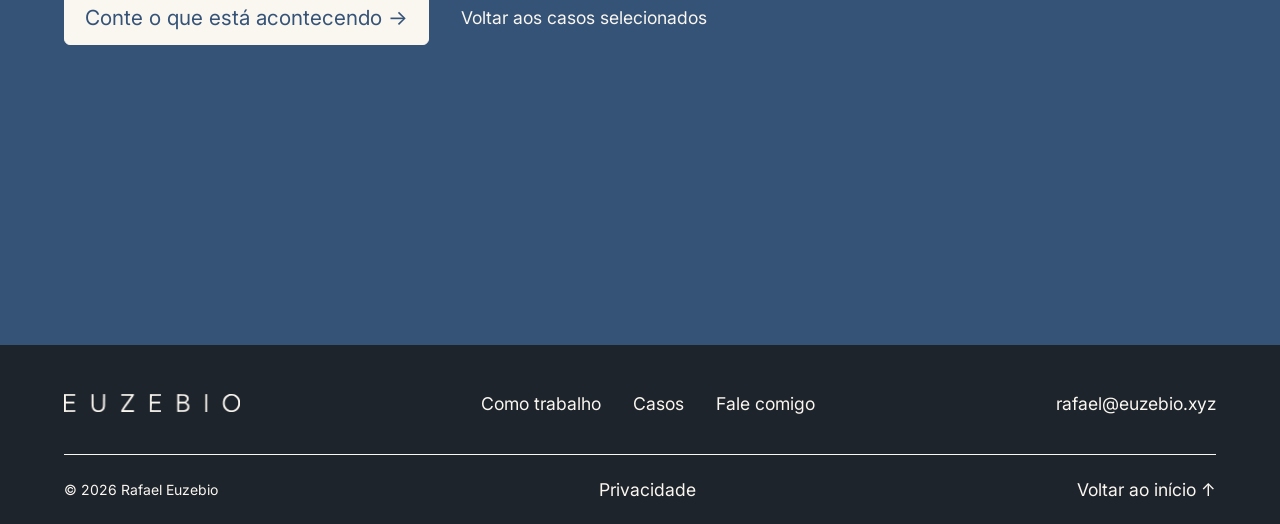
<file: casos/violeta-eliz/index.html>
<!doctype html>
<html lang="pt-BR">
  <head>
    <meta charset="utf-8">
    <meta name="viewport" content="width=device-width, initial-scale=1">
    <title>O trabalho da ONG continuava. O projeto do site, não. | EUZEBIO</title>
    <meta name="description" content="Recrutei e coordenei uma equipe para retomar o projeto da ONG Violeta Eliz, reconstruir sua base técnica e entregar o site institucional.">
    <meta name="theme-color" content="#FAF6F0">
    <link rel="icon" type="image/png" sizes="64x64" href="/assets/brand/favicon.png" media="(prefers-color-scheme: light)">
    <link rel="icon" type="image/png" sizes="64x64" href="/assets/brand/favicon-paper.png" media="(prefers-color-scheme: dark)">
    <meta property="og:type" content="article">
    <meta property="og:title" content="O trabalho da ONG continuava. O projeto do site, não. | EUZEBIO">
    <meta property="og:description" content="Recrutei e coordenei uma equipe para retomar o projeto da ONG Violeta Eliz, reconstruir sua base técnica e entregar o site institucional.">
    <meta property="og:url" content="https://euzebio.xyz/casos/violeta-eliz/">
    <meta property="og:image" content="https://euzebio.xyz/assets/cases/empowered-women-on-the-rise.png">
    <meta property="og:image:type" content="image/png">
    <meta property="og:image:width" content="1672">
    <meta property="og:image:height" content="941">
    <meta property="og:image:alt" content="Ilustração de mulheres em uma composição de autonomia e conquista.">
    <meta property="og:locale" content="pt_BR">
    <link rel="canonical" href="https://euzebio.xyz/casos/violeta-eliz/">
    <link rel="preconnect" href="https://fonts.googleapis.com">
    <link rel="preconnect" href="https://fonts.gstatic.com" crossorigin>
    <link href="https://fonts.googleapis.com/css2?family=Inter:wght@400;600;700&family=Poppins:wght@400;600;700&display=swap" rel="stylesheet">
    <link rel="stylesheet" href="/reset.css">
    <link rel="stylesheet" href="/tokens.css">
    <link rel="stylesheet" href="/style.css">
    <link rel="stylesheet" href="/blocks/navbar.css">
    <link rel="stylesheet" href="/blocks/link.css">
    <link rel="stylesheet" href="/blocks/menu.css">
    <link rel="stylesheet" href="/blocks/footer.css">
    <link rel="stylesheet" href="/blocks/study-intro.css">
    <link rel="stylesheet" href="/blocks/chapter.css">
    <link rel="stylesheet" href="/blocks/prose.css">
    <link rel="stylesheet" href="/blocks/evidence.css">
    <link rel="stylesheet" href="/blocks/flow.css">
    <link rel="stylesheet" href="/blocks/metrics.css">
    <link rel="stylesheet" href="/blocks/comparison.css">
    <link rel="stylesheet" href="/blocks/practice.css">
    <script src="/blocks/menu.js" defer></script>
    <script src="/blocks/navbar.js" defer></script>
  </head>
  <body id="topo">
    <header class="navbar">
      <a class="link navbar__brand" href="/" aria-label="Rafael Euzebio — página inicial">
        <span class="navbar__mark" aria-hidden="true">
          <img class="navbar__logo navbar__logo--charcoal" src="/assets/brand/euzebio-mark-deep-coal.png" alt="">
          <img class="navbar__logo navbar__logo--paper" src="/assets/brand/euzebio-mark-warm-paper.png" alt="">
        </span>
        <span class="navbar__wordmark" aria-hidden="true">
          <img class="navbar__logo navbar__logo--charcoal" src="/assets/brand/wordmark-deep-coal.png" alt="">
          <img class="navbar__logo navbar__logo--paper" src="/assets/brand/wordmark-warm-paper.png" alt="">
        </span>
      </a>

      <nav class="menu menu--themed" aria-label="Navegação principal">
        <button class="menu__toggle" type="button" aria-controls="menu-principal" aria-expanded="false" aria-label="Abrir menu">
          <svg class="menu__icon" viewBox="0 0 24 24" aria-hidden="true" focusable="false">
            <path class="menu__line menu__line--top" d="M4 6h16" fill="none" stroke="currentColor" stroke-linecap="round" stroke-width="2"></path>
            <path class="menu__line menu__line--middle" d="M4 12h16" fill="none" stroke="currentColor" stroke-linecap="round" stroke-width="2"></path>
            <path class="menu__line menu__line--bottom" d="M4 18h16" fill="none" stroke="currentColor" stroke-linecap="round" stroke-width="2"></path>
          </svg>
        </button>
        <ul class="menu__list" id="menu-principal">
          <li class="menu__item"><a class="link link--underlined link--underline-at-navbar-edge link--hover-lift" href="/#inicio">Início</a></li>
          <li class="menu__item"><a class="link link--underlined link--underline-at-navbar-edge link--hover-lift" href="/#como-trabalho">Como trabalho</a></li>
          <li class="menu__item"><a class="link link--underlined link--underline-at-navbar-edge link--hover-forest link--hover-lift" href="/#casos">Casos</a></li>
          <li class="menu__item"><a class="link link--button link--button-slate" href="/#contato">Fale comigo</a></li>
        </ul>
      </nav>
    </header>
    <main>
<section class="study-intro" aria-labelledby="caso-titulo">
<a class="link link--underline-thin study-intro__back" href="/#casos">← Casos selecionados</a>
<div class="study-intro__layout"><div class="study-intro__content">
<p class="study-intro__eyebrow">ESTUDO DE CASO · ENTREGA DIGITAL E COLABORAÇÃO</p>
<h1 class="study-intro__title" id="caso-titulo">O trabalho da ONG continuava. O projeto do site, não.</h1>
<p class="study-intro__lead">A Associação Cultural e Educacional Violeta Eliz precisava de um site para apresentar suas iniciativas e receber apoio ao trabalho com pessoas em vulnerabilidade, especialmente mulheres que enfrentam violência doméstica e desamparo. O projeto, porém, estava estagnado havia cerca de um ano.</p>
<p class="study-intro__lead">Assumi a retomada pela Frontend Fusion: <strong>recrutei desenvolvedores, coordenei o trabalho e participei da reconstrução técnica</strong>, conectando contribuições individuais à entrega coletiva de um site institucional.</p>
</div><figure class="study-intro__visual"><img class="study-intro__image" src="/assets/cases/empowered-women-on-the-rise.png" alt="Ilustração de mulheres em uma composição de autonomia e conquista." width="1672" height="941"></figure></div>
<h2 class="prose__heading">Informações do projeto</h2>
<dl class="study-intro__facts"><div><dt class="study-intro__fact-title">Organizações:</dt><dd class="study-intro__fact-value">Associação Cultural e Educacional Violeta Eliz e Frontend Fusion</dd></div><div><dt class="study-intro__fact-title">Período de atuação documentada:</dt><dd class="study-intro__fact-value">maio de 2025 a abril de 2026</dd></div><div><dt class="study-intro__fact-title">Minha atuação:</dt><dd class="study-intro__fact-value">recrutamento, coordenação, desenvolvimento, arquitetura colaborativa, revisão e orientação técnica</dd></div><div><dt class="study-intro__fact-title">Resultado:</dt><dd class="study-intro__fact-value">site institucional publicado em domínio próprio</dd></div></dl></section>
<section class="chapter chapter--forest" data-navbar-theme="forest" aria-labelledby="capitulo-01"><div class="chapter__content"><h2 class="chapter__title" id="capitulo-01"><span class="chapter__number" aria-hidden="true">01</span>Uma causa em atividade. Um projeto sem avançar.</h2>
<div class="prose">
<p>A fundadora, Elizangela, precisava apresentar a história da associação, seus projetos e as formas de doar ou participar como voluntário. O endereço também serviria como referência pública para parceiros e apoiadores.</p>
<p>Já existiam código e contribuições anteriores, mas o repositório ainda não havia se transformado no site de que a ONG precisava. O design exigia revisão, e a equipe de desenvolvimento precisava ser reorganizada.</p>
<p>A retomada começou por essas duas frentes: decidir o que ainda contribuía para a entrega e reunir pessoas para executá-la. Minha responsabilidade seria conectar as tarefas a funcionalidades completas, com uma direção compartilhada e critérios para integrar o trabalho.</p>
</div>
        </div>
      </section>
<section class="chapter" aria-labelledby="capitulo-02"><div class="chapter__content"><h2 class="chapter__title" id="capitulo-02"><span class="chapter__number" aria-hidden="true">02</span>Retomar o projeto não significava preservar tudo.</h2>
<div class="prose">
<p>O design refeito já não correspondia a parte dos componentes, rotas e estruturas existentes. Preservar esse código acrescentaria à nova equipe a manutenção de partes que não seriam utilizadas.</p>
<p>Participei da limpeza da base: removemos código obsoleto e desativamos ou comentamos temporariamente trechos fora das funcionalidades em desenvolvimento. A seleção considerava a utilidade para a entrega, sem descartar indiscriminadamente as contribuições anteriores.</p>
</div><figure class="evidence"><h3 class="evidence__label">Redução de código legado — PRs #49 e #50</h3><div class="prose"><p><strong>2.074 linhas removidas</strong></p>
<p>Remoção documentada nos PRs #49 e #50, abrangendo código e estruturas que não faziam mais parte da direção adotada para o projeto.</p>
<p><a class="link link--underline-thin" href="https://github.com/Projeto-FrontEnd-Fusion/Aceve-website-development">Consultar o repositório no GitHub</a></p></div></figure><div class="prose">
<p>Uma base mais enxuta permitia orientar as próximas tarefas pelo produto que precisávamos publicar. A remoção registrada nos dois PRs foi uma decisão para reduzir complexidade; sua contribuição estava em facilitar a continuidade do desenvolvimento.</p>
</div>
        </div>
      </section>
<section class="chapter chapter--charcoal" data-navbar-theme="charcoal" aria-labelledby="capitulo-03"><div class="chapter__content"><h2 class="chapter__title" id="capitulo-03"><span class="chapter__number" aria-hidden="true">03</span>Recrutar desenvolvedores era só o começo. Precisávamos trabalhar na mesma direção.</h2>
<div class="prose">
<p>Recrutei os desenvolvedores da retomada e passei a organizar o trabalho por histórias de usuário. Com experiências diferentes, os integrantes precisavam de comportamentos esperados, tarefas delimitadas e dependências claras para contribuir com a mesma experiência.</p>
<p>O fluxo de doação por Pix tornou essa organização concreta: o valor escolhido precisava permanecer durante a navegação, alimentar a geração do pagamento e permitir o uso ou a cópia dos códigos.</p>
</div><figure class="evidence"><h3 class="evidence__label">Etapas do fluxo de doação por Pix</h3><div class="prose"><p><strong>Preservar o valor escolhido</strong><br>Detalhamento da tarefa e implementação do estado compartilhado.</p>
<p><strong>Gerar os dados de pagamento</strong><br>Desenvolvimento de QR Code, BR Code e opção de cópia por outra integrante.</p>
<p><strong>Revisar e integrar</strong><br>Verificação da implementação e incorporação das contribuições ao projeto.</p>
<p>Registros relacionados: tarefa Taiga #61, tarefas #67 e #68 e PRs #54 e #58.</p></div></figure><div class="prose">
<p>Detalhei as necessidades em tarefas técnicas e implementei o estado compartilhado com Zustand. Outra integrante desenvolveu a geração e a cópia dos códigos; participei da revisão e aprovação dessa contribuição.</p>
<p>Cada parte podia ser desenvolvida separadamente, mas precisava ser verificada dentro do fluxo completo. Concentrar o trabalho na história em andamento também ajudava a deixar de lado alterações que não contribuíam para aquela entrega.</p>
</div>
        </div>
      </section>
<section class="chapter" aria-labelledby="capitulo-04"><div class="chapter__content"><h2 class="chapter__title" id="capitulo-04"><span class="chapter__number" aria-hidden="true">04</span>A arquitetura precisava ajudar a equipe, não dificultar seu trabalho.</h2>
<div class="prose">
<p>A pasta de componentes não deixava clara a divisão entre o que pertencia a uma funcionalidade e o que poderia ser compartilhado. Levei o problema à equipe, consultei integrantes com experiência em Next.js, comparei alternativas e incorporei sugestões à proposta.</p>
</div><figure class="evidence"><h3 class="evidence__label">Síntese da decisão de arquitetura</h3><div class="prose"><p><strong>Problema:</strong> componentes e responsabilidades pouco organizados dificultavam a navegação e o reaproveitamento.</p>
<p><strong>Decisão:</strong> estrutura orientada a funcionalidades, com separação entre código específico e recursos compartilhados.</p>
<p><strong>Implementação:</strong> refatoração documentada no PR #61, com alterações em 31 arquivos e comunicação das orientações de adoção à equipe.</p></div></figure><div class="prose">
<p>A mudança veio acompanhada de documentação da arquitetura, padronização de estilos e orientações para adoção. O time precisava compreender onde desenvolver, o que reutilizar e quais dependências respeitar.</p>
<p>Quando o PostgreSQL entrou no ambiente, preparei configurações com Docker e Docker Compose e documentei a execução local, as variáveis de ambiente e a atualização das branches. O mesmo princípio guiou as duas intervenções: <strong>a estrutura precisava ser utilizável por quem continuaria desenvolvendo o produto.</strong></p>
</div>
        </div>
      </section>
<section class="chapter chapter--forest" data-navbar-theme="forest" aria-labelledby="capitulo-05"><div class="chapter__content"><h2 class="chapter__title" id="capitulo-05"><span class="chapter__number" aria-hidden="true">05</span>Meu trabalho também era preparar o time para continuar sem depender de mim.</h2>
<div class="prose">
<p>Minha disponibilidade para acompanhar o projeto diminuiu com o tempo. Passei a dedicar atenção à transferência dos critérios de revisão, para que os desenvolvedores assumissem mais responsabilidade pelas avaliações e aprovações.</p>
<p>Os critérios incluíam requisitos, design, responsividade, acessibilidade e integração. Também orientava a distinguir correções necessárias para aprovar uma entrega de melhorias que poderiam ser planejadas depois.</p>
<p>No PR #38, solicitei ajustes de interação, alinhamento e acessibilidade, acompanhei as correções e reavaliei a contribuição antes da aprovação.</p>
</div><figure class="evidence"><h3 class="evidence__label">Participação nas revisões e ciclo do PR #38</h3><div class="prose"><p><strong>21 de 22</strong></p>
<p>Pull requests mesclados de outros integrantes que passaram pela minha revisão no ciclo documentado.</p>
<p><strong>PR #38 — Um ciclo completo de revisão</strong></p>
<p>Pedido de mudanças → quatro commits corretivos → reavaliação → aprovação.</p>
<p><a class="link link--paper link--underline-thin" href="https://github.com/Projeto-FrontEnd-Fusion/Aceve-website-development">Consultar as contribuições no GitHub</a></p></div></figure><div class="prose">
<p>Esse acompanhamento tornava os critérios observáveis em uma contribuição real. Minha intenção era preparar o time para conferir, discutir e aprovar o próprio trabalho, reduzindo a dependência da minha participação em cada revisão.</p>
</div>
        </div>
      </section>
<section class="chapter" aria-labelledby="capitulo-06"><div class="chapter__content"><h2 class="chapter__title" id="capitulo-06"><span class="chapter__number" aria-hidden="true">06</span>O projeto saiu do repositório e ganhou um endereço próprio.</h2>
<div class="prose">
<p>A entrega coletiva foi um site institucional publicado em domínio próprio. A Violeta Eliz passou a ter um endereço para apresentar a associação e seus projetos, com caminhos para doação e participação voluntária.</p>
</div><div class="prose"><h3 class="prose__heading">Produto entregue</h3><p><strong>Site institucional da Associação Cultural e Educacional Violeta Eliz</strong></p></div><figure class="evidence evidence--flush-rounded">
  <img class="evidence__image" src="/assets/cases/violeta-eliz.png" alt="Página inicial do site Violeta Eliz, com apresentação da associação, foto de uma mulher com o braço erguido e acessos para doação." width="1887" height="864" loading="lazy">
</figure><div class="chapter__actions"><a class="link link--underline-thin" href="https://violetaeliz.org.br/">Conhecer o site publicado</a><a class="link link--underline-thin" href="https://github.com/Projeto-FrontEnd-Fusion/Aceve-website-development">Explorar o repositório do projeto</a></div><div class="prose"><h3 class="prose__heading">Resultados documentados</h3><p><strong>7 pessoas</strong><br>Contribuíram com pull requests no ciclo analisado.</p>
<p><strong>39 pull requests</strong><br>Foram abertos durante o período.</p>
<p><strong>36 pull requests</strong><br>Foram incorporados ao projeto.</p>
<p><strong>14 pull requests</strong><br>Foram abertos por mim e incorporados.</p>
<p><strong>21 de 22</strong><br>Pull requests mesclados dos demais integrantes passaram pela minha revisão.</p></div><div class="prose">
<p>Os números registram a dimensão da colaboração no ciclo analisado. Minha contribuição combinou recrutamento, coordenação, desenvolvimento, arquitetura discutida com o time e revisão até a integração, além da orientação para ampliar sua autonomia.</p>
<p>O site é resultado do trabalho dessas pessoas. <strong>O projeto precisava de uma equipe capaz de transformar trabalho em entrega.</strong></p>
</div>
        </div>
      </section>
<section class="chapter chapter--slate" data-navbar-theme="slate" aria-labelledby="conversa-titulo">
<h2 class="chapter__title" id="conversa-titulo">Sua equipe trabalha, mas o projeto não sai do lugar?</h2>
<p class="chapter__lead">Ter pessoas, tarefas e código produzido nem sempre é suficiente para chegar a uma entrega.</p>
<p class="chapter__lead">Posso ajudar a organizar prioridades, estruturar o desenvolvimento, alinhar decisões técnicas e criar um fluxo de trabalho em que as contribuições realmente avancem o projeto.</p>
<div class="chapter__actions"><a class="link link--button link--button-inverted-themed" href="/#contato">Conte o que está acontecendo →</a><a class="link link--paper link--underline-from-left link--underline-thin" href="/#casos">Voltar aos casos selecionados</a></div></section>
</main>
    <footer class="footer">
      <div class="footer__main">
        <a class="link" href="/" aria-label="EUZEBIO — início"><img class="footer__wordmark" src="/assets/brand/wordmark-warm-paper.png" alt="EUZEBIO" width="234" height="24"></a>
        <nav class="footer__nav" aria-label="Navegação do rodapé">
          <a class="link link--paper" href="/#como-trabalho">Como trabalho</a>
          <a class="link link--paper" href="/#casos">Casos</a>
          <a class="link link--paper" href="/#contato">Fale comigo</a>
        </nav>
        <a class="link link--paper" href="mailto:rafael@euzebio.xyz">rafael@euzebio.xyz</a>
      </div>
      <div class="footer__bottom">
        <p>&copy; <time datetime="2026">2026</time> Rafael Euzebio</p>
        <a class="link link--paper" href="/privacidade/">Privacidade</a>
        <a class="link link--paper" href="#topo">Voltar ao início ↑</a>
      </div>
    </footer>
  </body>
</html>
</file>
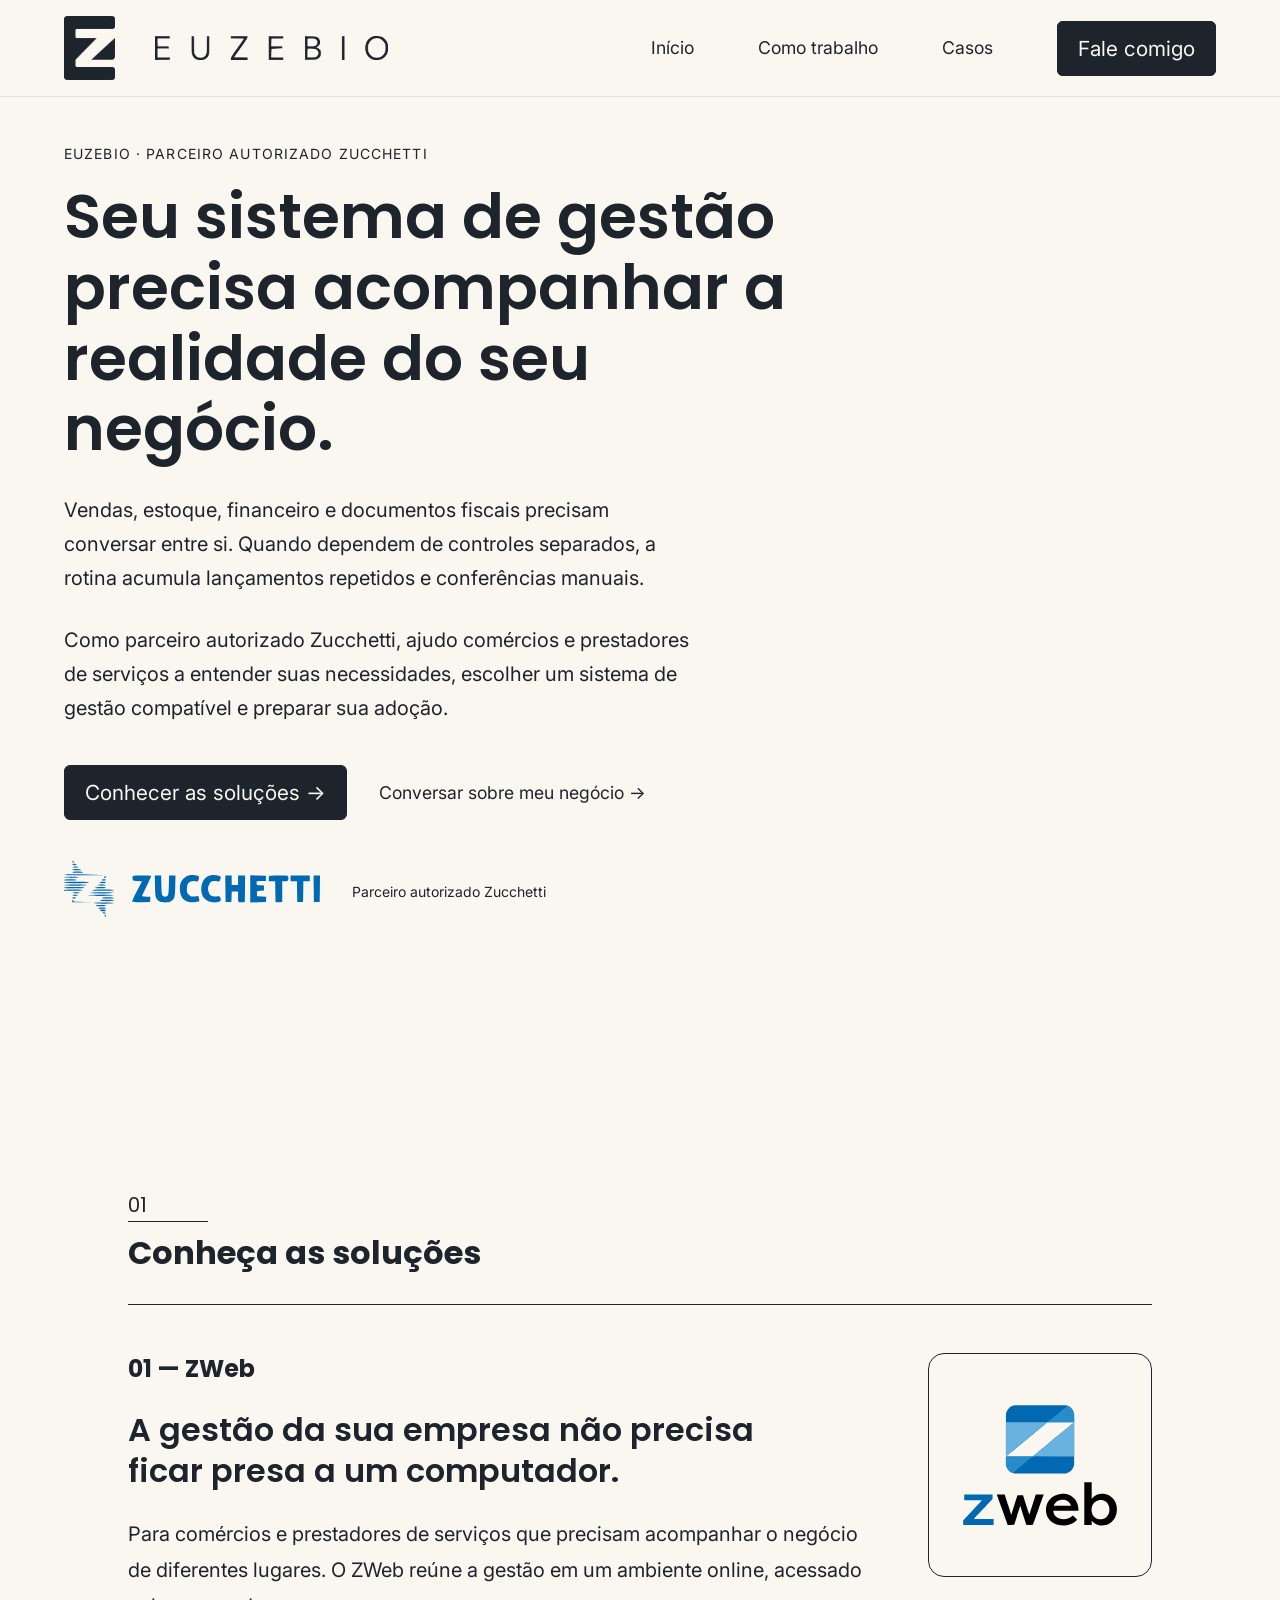
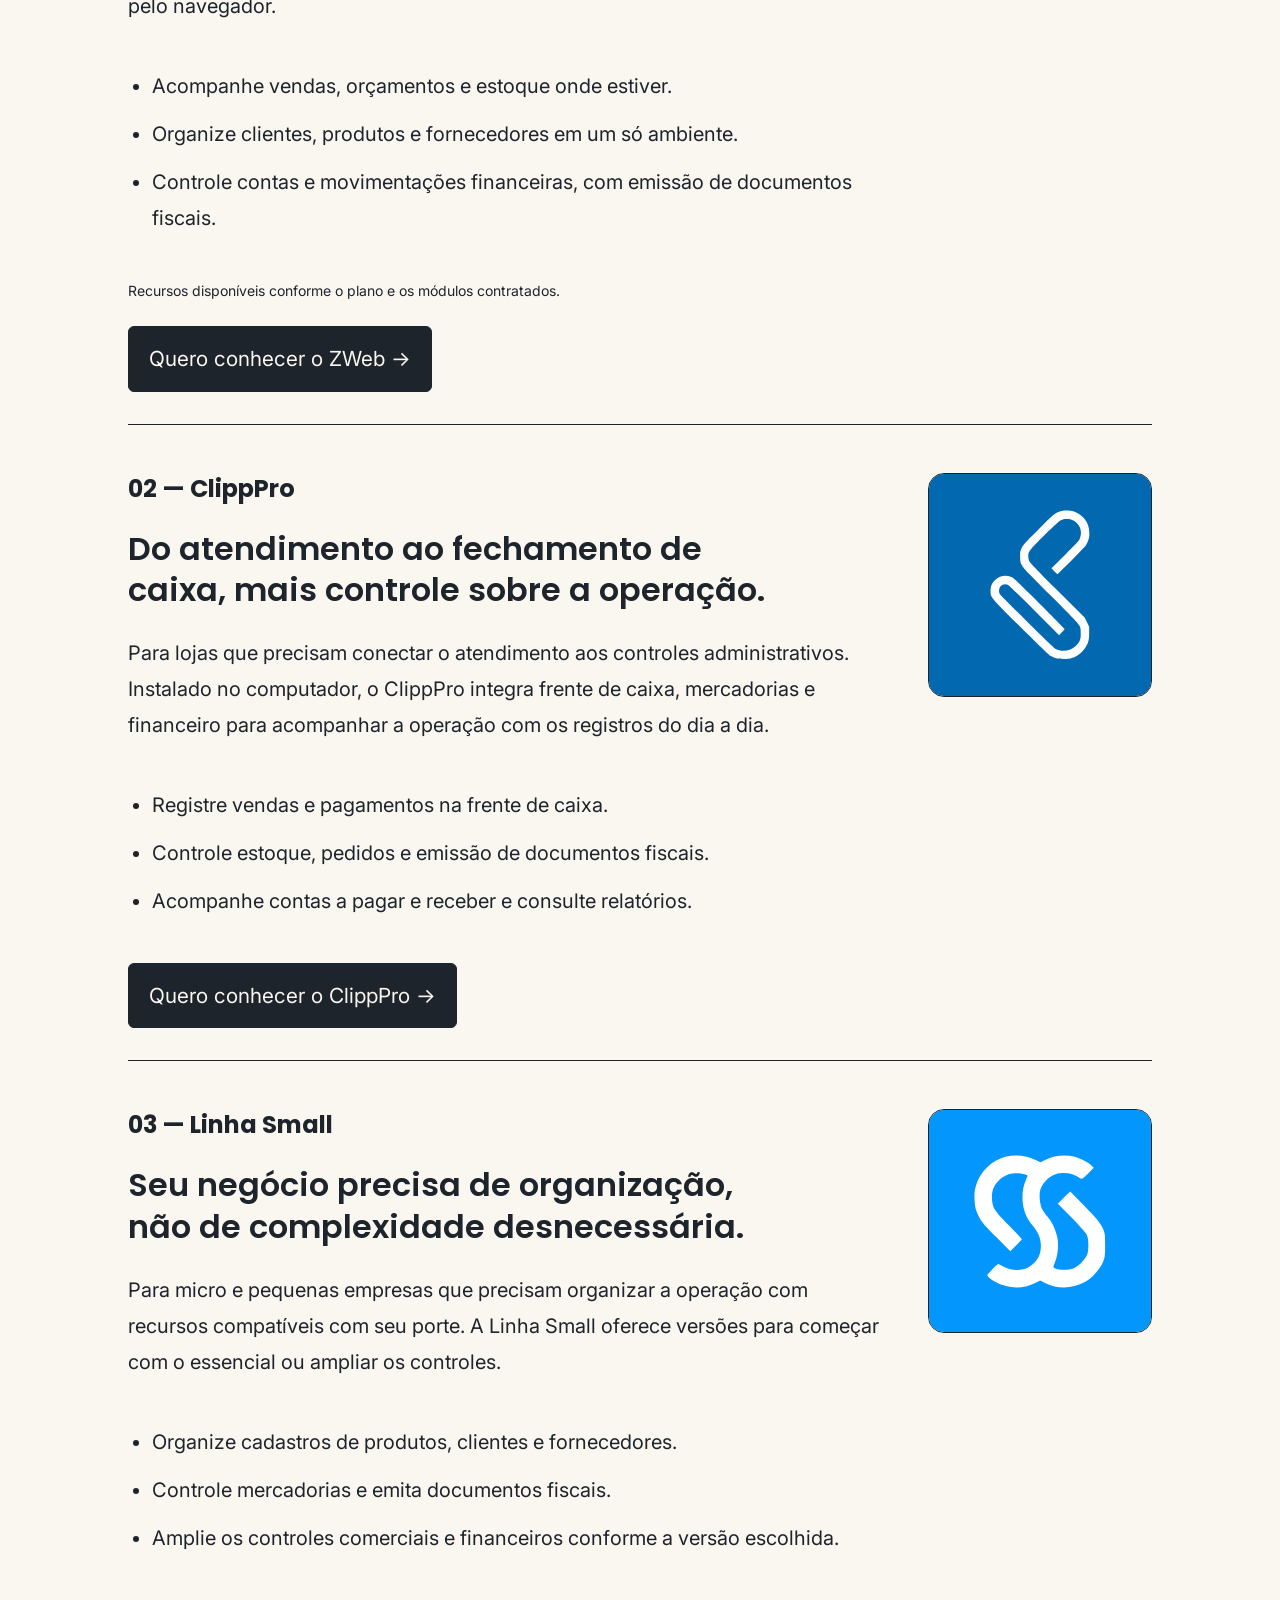
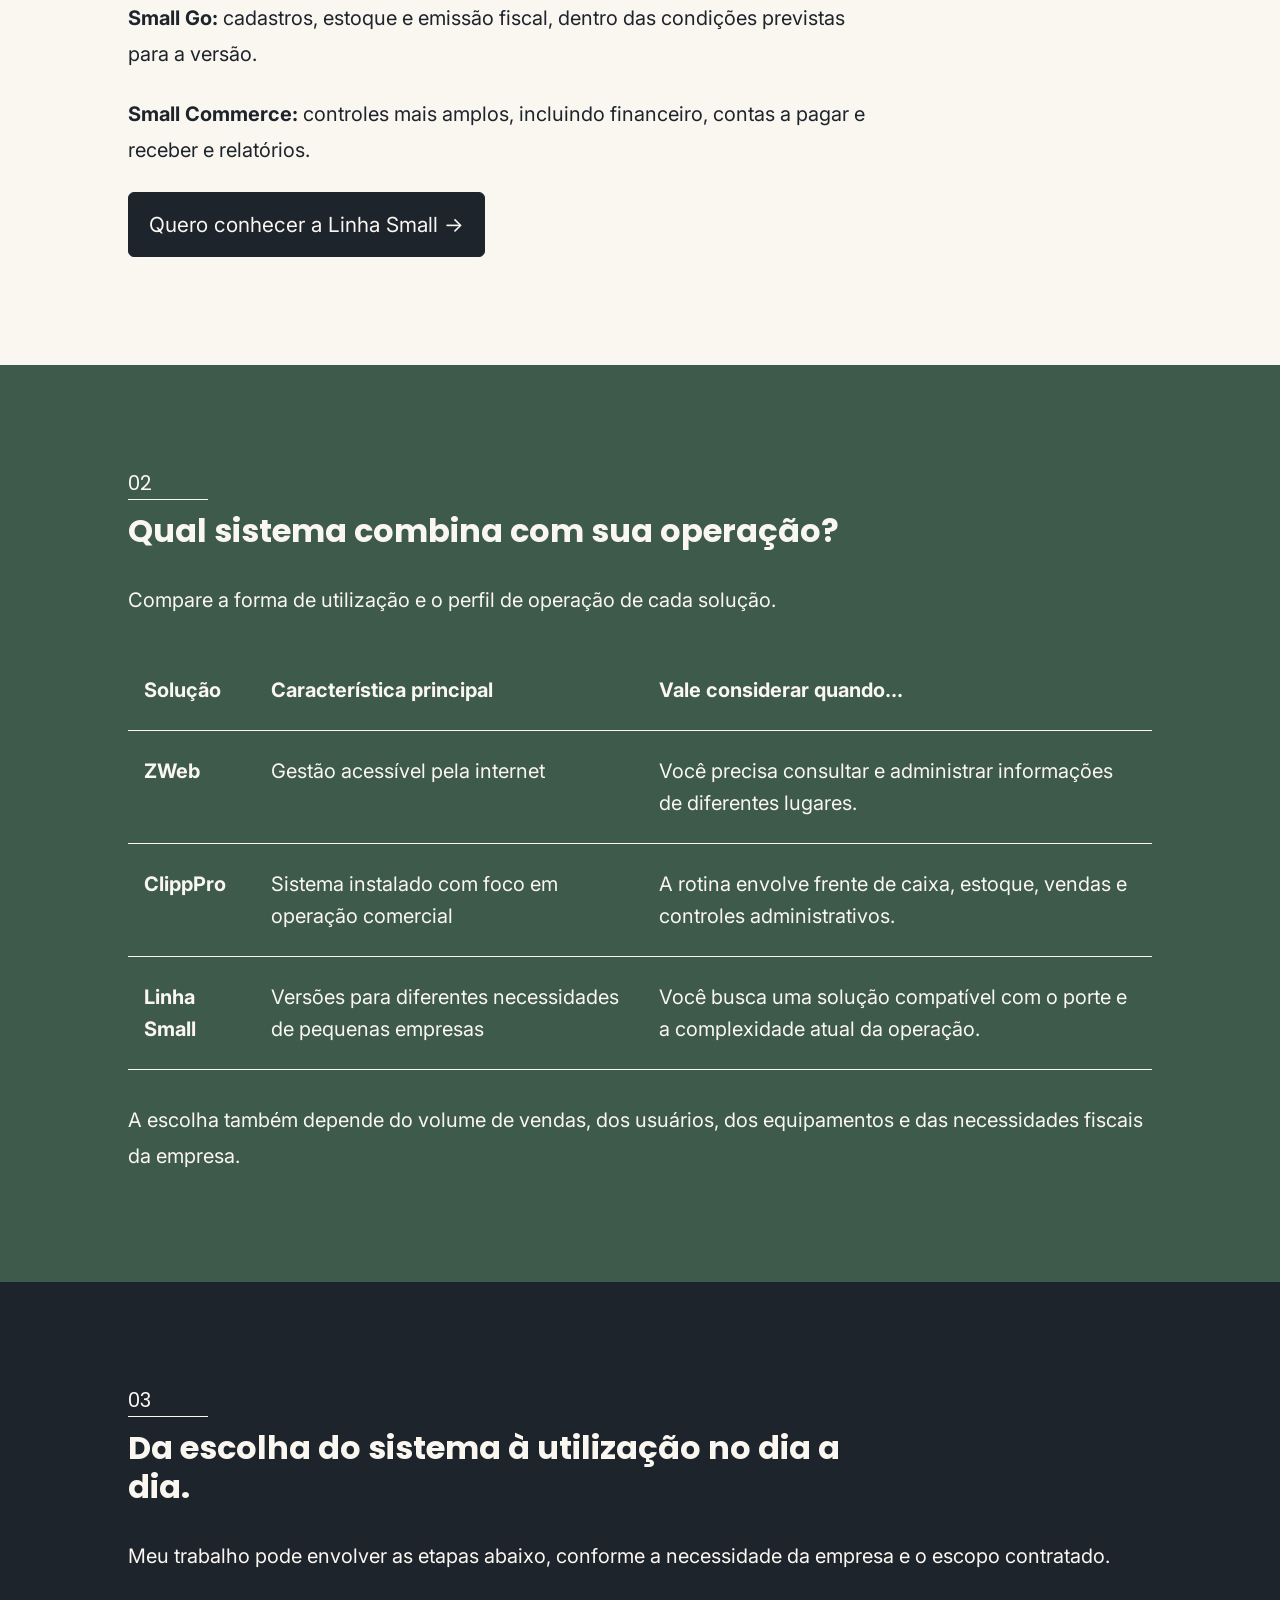
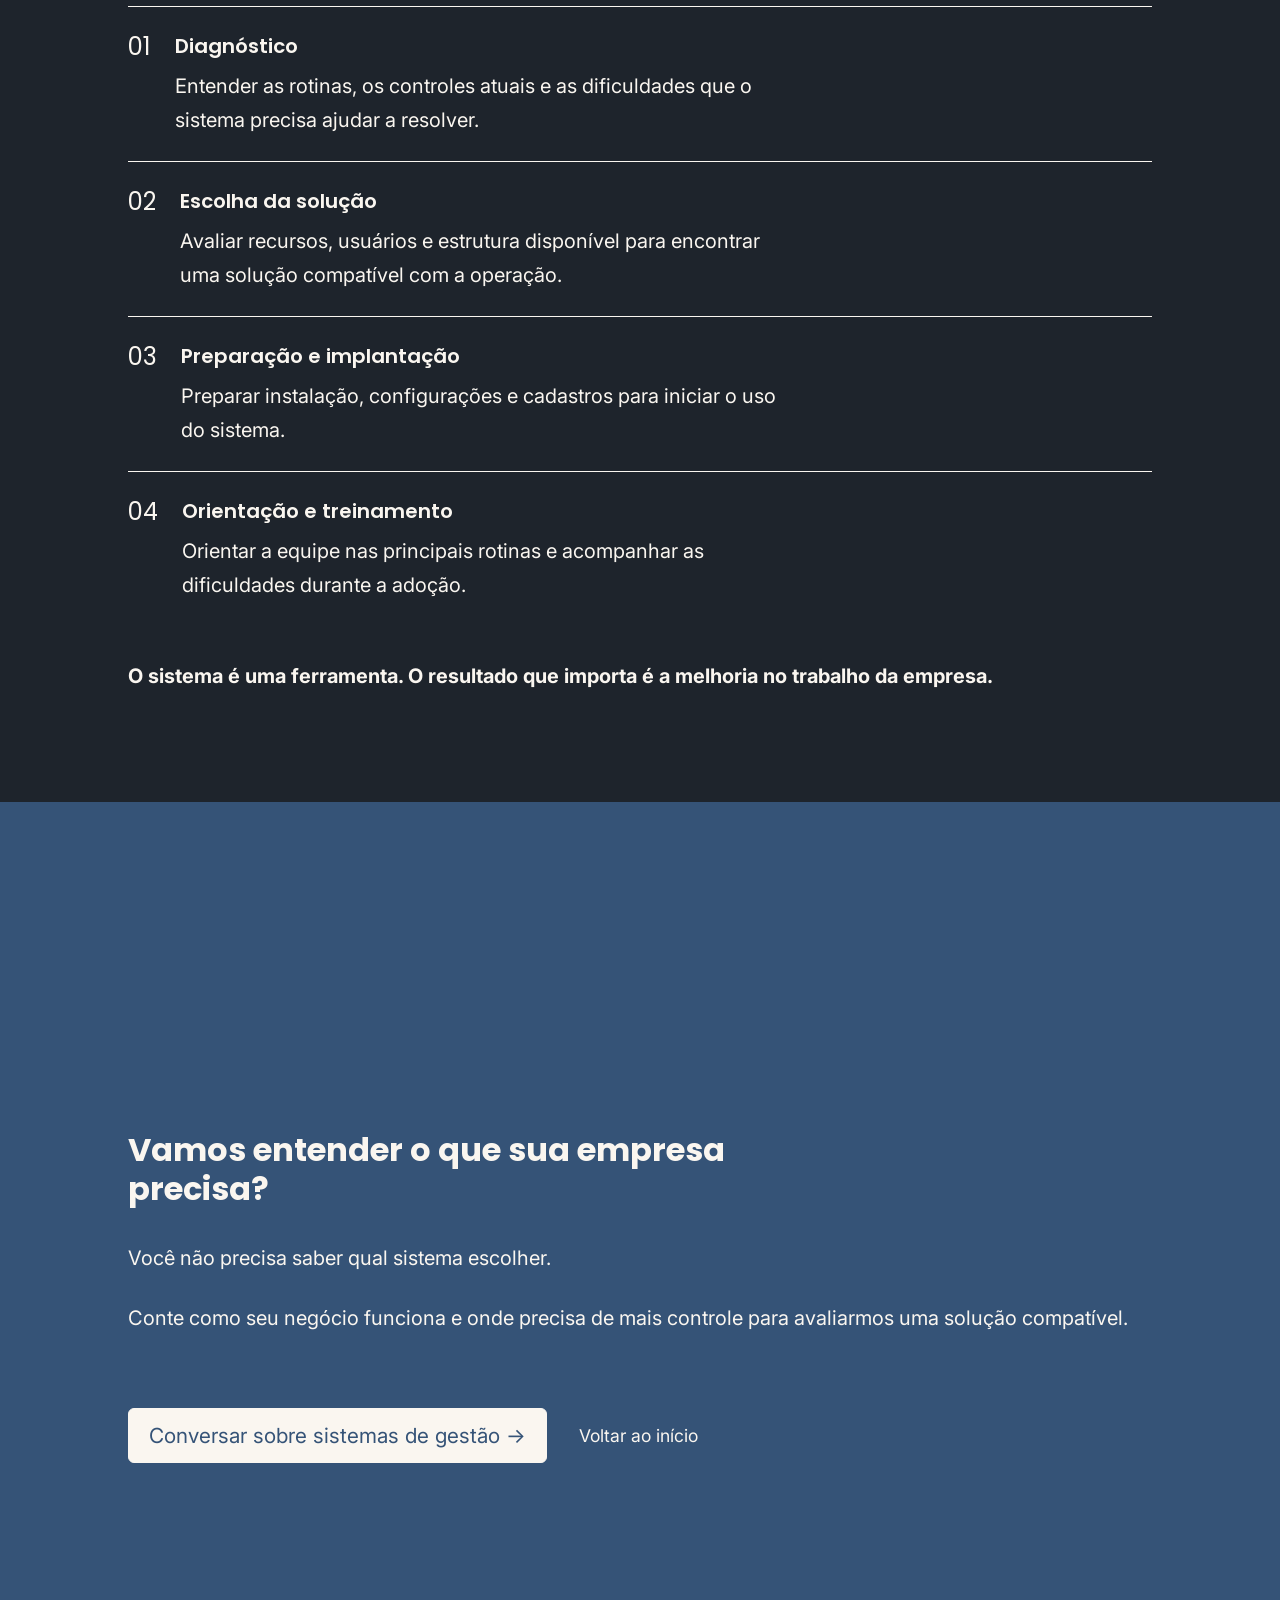
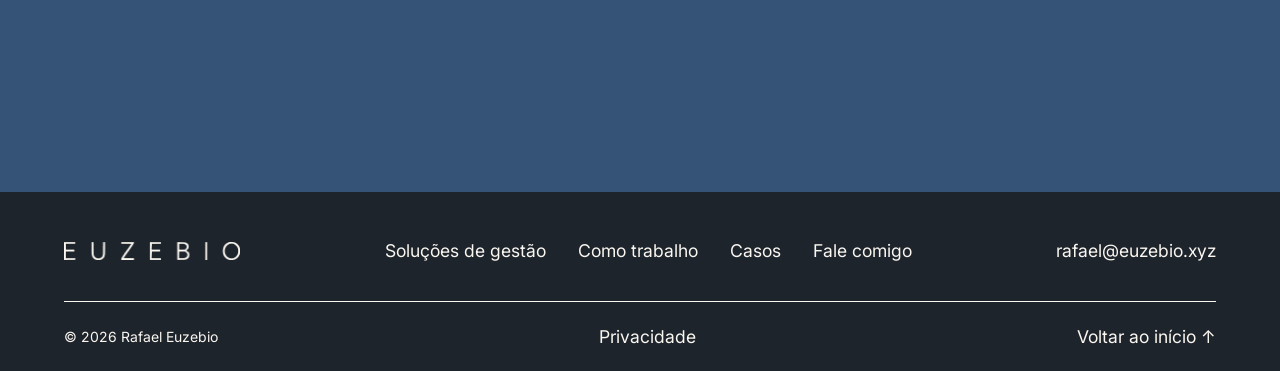
<file: solucoes/gestao/index.html>
<!doctype html>
<html lang="pt-BR">
  <head>
    <meta charset="utf-8">
    <meta name="viewport" content="width=device-width, initial-scale=1">
    <title>Soluções de gestão | EUZEBIO · Parceiro autorizado Zucchetti</title>
    <meta name="description" content="Como parceiro autorizado Zucchetti, ofereço soluções para diferentes necessidades de comércio e serviços, ajudando na escolha do sistema e em sua adoção.">
    <meta name="theme-color" content="#FAF6F0">
    <link rel="icon" type="image/png" sizes="64x64" href="/assets/brand/favicon.png" media="(prefers-color-scheme: light)">
    <link rel="icon" type="image/png" sizes="64x64" href="/assets/brand/favicon-paper.png" media="(prefers-color-scheme: dark)">
    <meta property="og:type" content="website">
    <meta property="og:title" content="Soluções de gestão | EUZEBIO · Parceiro autorizado Zucchetti">
    <meta property="og:description" content="Como parceiro autorizado Zucchetti, ofereço soluções para diferentes necessidades de comércio e serviços, ajudando na escolha do sistema e em sua adoção.">
    <meta property="og:url" content="https://euzebio.xyz/solucoes/gestao/">
    <meta property="og:locale" content="pt_BR">
    <link rel="canonical" href="https://euzebio.xyz/solucoes/gestao/">
    <link rel="preconnect" href="https://fonts.googleapis.com">
    <link rel="preconnect" href="https://fonts.gstatic.com" crossorigin>
    <link href="https://fonts.googleapis.com/css2?family=Inter:wght@400;600;700&family=Poppins:wght@400;600;700&display=swap" rel="stylesheet">
    <link rel="stylesheet" href="/reset.css">
    <link rel="stylesheet" href="/tokens.css">
    <link rel="stylesheet" href="/style.css">
    <link rel="stylesheet" href="/blocks/navbar.css">
    <link rel="stylesheet" href="/blocks/link.css">
    <link rel="stylesheet" href="/blocks/menu.css">
    <link rel="stylesheet" href="/blocks/footer.css">
    <link rel="stylesheet" href="/blocks/study-intro.css">
    <link rel="stylesheet" href="/blocks/chapter.css">
    <link rel="stylesheet" href="/blocks/prose.css">
    <link rel="stylesheet" href="/blocks/flow.css">
    <script src="/blocks/menu.js" defer></script>
    <script src="/blocks/navbar.js" defer></script>
    <link rel="stylesheet" href="/blocks/product.css">
    <link rel="stylesheet" href="/blocks/partner.css">
    <link rel="stylesheet" href="/blocks/solution-table.css">
  </head>
  <body id="topo">
    <header class="navbar">
      <a class="link navbar__brand" href="/" aria-label="Rafael Euzebio — página inicial">
        <span class="navbar__mark" aria-hidden="true">
          <img class="navbar__logo navbar__logo--charcoal" src="/assets/brand/euzebio-mark-deep-coal.png" alt="">
          <img class="navbar__logo navbar__logo--paper" src="/assets/brand/euzebio-mark-warm-paper.png" alt="">
        </span>
        <span class="navbar__wordmark" aria-hidden="true">
          <img class="navbar__logo navbar__logo--charcoal" src="/assets/brand/wordmark-deep-coal.png" alt="">
          <img class="navbar__logo navbar__logo--paper" src="/assets/brand/wordmark-warm-paper.png" alt="">
        </span>
      </a>

      <nav class="menu menu--themed" aria-label="Navegação principal">
        <button class="menu__toggle" type="button" aria-controls="menu-principal" aria-expanded="false" aria-label="Abrir menu">
          <svg class="menu__icon" viewBox="0 0 24 24" aria-hidden="true" focusable="false">
            <path class="menu__line menu__line--top" d="M4 6h16" fill="none" stroke="currentColor" stroke-linecap="round" stroke-width="2"></path>
            <path class="menu__line menu__line--middle" d="M4 12h16" fill="none" stroke="currentColor" stroke-linecap="round" stroke-width="2"></path>
            <path class="menu__line menu__line--bottom" d="M4 18h16" fill="none" stroke="currentColor" stroke-linecap="round" stroke-width="2"></path>
          </svg>
        </button>
        <ul class="menu__list" id="menu-principal">
          <li class="menu__item"><a class="link link--underlined link--underline-at-navbar-edge link--hover-lift" href="/#inicio">Início</a></li>
          <li class="menu__item"><a class="link link--underlined link--underline-at-navbar-edge link--hover-lift" href="/#como-trabalho">Como trabalho</a></li>
          <li class="menu__item"><a class="link link--underlined link--underline-at-navbar-edge link--hover-forest link--hover-lift" href="/#casos">Casos</a></li>
          <li class="menu__item"><a class="link link--button link--button-slate" href="/#contato">Fale comigo</a></li>
        </ul>
      </nav>
    </header>
    <main>
<section class="study-intro" aria-labelledby="gestao-titulo">
  <p class="study-intro__eyebrow">EUZEBIO · PARCEIRO AUTORIZADO ZUCCHETTI</p>
  <h1 class="study-intro__title" id="gestao-titulo">Seu sistema de gestão precisa acompanhar a realidade do seu negócio.</h1>
  <p class="study-intro__lead">Vendas, estoque, financeiro e documentos fiscais precisam conversar entre si. Quando dependem de controles separados, a rotina acumula lançamentos repetidos e conferências manuais.</p>
  <p class="study-intro__lead">Como parceiro autorizado Zucchetti, ajudo comércios e prestadores de serviços a entender suas necessidades, escolher um sistema de gestão compatível e preparar sua adoção.</p>
  <div class="study-intro__actions">
    <a class="link link--button link--button-slate" href="#gestao-01">Conhecer as soluções →</a>
    <a class="link link--underline-thin" href="/#contato">Conversar sobre meu negócio →</a>
  </div>
  <div class="partner"><img class="partner__logo partner__logo--large" src="/assets/partners/zucchetti.svg" alt="Zucchetti" width="400" height="98" loading="lazy"><p class="partner__label">Parceiro autorizado Zucchetti</p></div>
</section>

<section class="chapter chapter--auto-height" aria-labelledby="gestao-01">
<div class="chapter__content"><h2 class="chapter__title" id="gestao-01"><span class="chapter__number" aria-hidden="true">01</span>Conheça as soluções</h2>
<article class="product product--split" aria-labelledby="zweb-titulo">
<div class="product__content"><h3 class="product__name" id="zweb-titulo">01 — ZWeb</h3><h4 class="product__title">A gestão da sua empresa não precisa ficar presa a um computador.</h4><div class="prose">
  <p>Para comércios e prestadores de serviços que precisam acompanhar o negócio de diferentes lugares. O ZWeb reúne a gestão em um ambiente online, acessado pelo navegador.</p>
  <ul class="product__features">
    <li>Acompanhe vendas, orçamentos e estoque onde estiver.</li>
    <li>Organize clientes, produtos e fornecedores em um só ambiente.</li>
    <li>Controle contas e movimentações financeiras, com emissão de documentos fiscais.</li>
  </ul>
  <p class="prose__note">Recursos disponíveis conforme o plano e os módulos contratados.</p>
</div>
<a class="link link--button link--button-slate" href="/#contato">Quero conhecer o ZWeb →</a></div>
<img class="product__logo product__logo--large" src="/assets/partners/zweb.svg" alt="ZWeb" width="2047" height="1732" loading="lazy">
</article><article class="product product--split" aria-labelledby="clipppro-titulo">
<div class="product__content"><h3 class="product__name" id="clipppro-titulo">02 — ClippPro</h3><h4 class="product__title">Do atendimento ao fechamento de caixa, mais controle sobre a operação.</h4><div class="prose">
  <p>Para lojas que precisam conectar o atendimento aos controles administrativos. Instalado no computador, o ClippPro integra frente de caixa, mercadorias e financeiro para acompanhar a operação com os registros do dia a dia.</p>
  <ul class="product__features">
    <li>Registre vendas e pagamentos na frente de caixa.</li>
    <li>Controle estoque, pedidos e emissão de documentos fiscais.</li>
    <li>Acompanhe contas a pagar e receber e consulte relatórios.</li>
  </ul>
</div>
<a class="link link--button link--button-slate" href="/#contato">Quero conhecer o ClippPro →</a></div>
<img class="product__logo product__logo--large" src="/assets/partners/clipppro.svg" alt="ClippPro" width="447" height="447" loading="lazy">
</article><article class="product product--split" aria-labelledby="linha-small-titulo">
<div class="product__content"><h3 class="product__name" id="linha-small-titulo">03 — Linha Small</h3><h4 class="product__title">Seu negócio precisa de organização, não de complexidade desnecessária.</h4><div class="prose">
  <p>Para micro e pequenas empresas que precisam organizar a operação com recursos compatíveis com seu porte. A Linha Small oferece versões para começar com o essencial ou ampliar os controles.</p>
  <ul class="product__features">
    <li>Organize cadastros de produtos, clientes e fornecedores.</li>
    <li>Controle mercadorias e emita documentos fiscais.</li>
    <li>Amplie os controles comerciais e financeiros conforme a versão escolhida.</li>
  </ul>
  <p><strong>Small Go:</strong> cadastros, estoque e emissão fiscal, dentro das condições previstas para a versão.</p>
  <p><strong>Small Commerce:</strong> controles mais amplos, incluindo financeiro, contas a pagar e receber e relatórios.</p>
</div>
<a class="link link--button link--button-slate" href="/#contato">Quero conhecer a Linha Small →</a></div>
<img class="product__logo product__logo--large" src="/assets/partners/small.svg" alt="Linha Small" width="225" height="225" loading="lazy">
</article>
</div></section>

<section class="chapter chapter--forest chapter--auto-height" data-navbar-theme="forest" aria-labelledby="gestao-02">
  <div class="chapter__content">
    <h2 class="chapter__title" id="gestao-02"><span class="chapter__number" aria-hidden="true">02</span>Qual sistema combina com sua operação?</h2>
    <div class="prose"><p>Compare a forma de utilização e o perfil de operação de cada solução.</p></div>
    <div class="solution-table" tabindex="0" role="region" aria-labelledby="gestao-02"><table class="solution-table__table"><thead><tr><th class="solution-table__cell" scope="col">Solução</th><th class="solution-table__cell" scope="col">Característica principal</th><th class="solution-table__cell" scope="col">Vale considerar quando...</th></tr></thead><tbody><tr><th class="solution-table__cell" scope="row">ZWeb</th><td class="solution-table__cell">Gestão acessível pela internet</td><td class="solution-table__cell">Você precisa consultar e administrar informações de diferentes lugares.</td></tr><tr><th class="solution-table__cell" scope="row">ClippPro</th><td class="solution-table__cell">Sistema instalado com foco em operação comercial</td><td class="solution-table__cell">A rotina envolve frente de caixa, estoque, vendas e controles administrativos.</td></tr><tr><th class="solution-table__cell" scope="row">Linha Small</th><td class="solution-table__cell">Versões para diferentes necessidades de pequenas empresas</td><td class="solution-table__cell">Você busca uma solução compatível com o porte e a complexidade atual da operação.</td></tr></tbody></table></div>
    <div class="prose"><p>A escolha também depende do volume de vendas, dos usuários, dos equipamentos e das necessidades fiscais da empresa.</p></div>
  </div>
</section>

<section class="chapter chapter--charcoal chapter--auto-height" data-navbar-theme="charcoal" aria-labelledby="gestao-03">
  <div class="chapter__content">
    <h2 class="chapter__title" id="gestao-03"><span class="chapter__number" aria-hidden="true">03</span>Da escolha do sistema à utilização no dia a dia.</h2>
    <div class="prose"><p>Meu trabalho pode envolver as etapas abaixo, conforme a necessidade da empresa e o escopo contratado.</p></div>
    <ol class="flow">
      <li class="flow__item"><span class="flow__number" aria-hidden="true">01</span><div><h3 class="flow__title">Diagnóstico</h3><p class="flow__text">Entender as rotinas, os controles atuais e as dificuldades que o sistema precisa ajudar a resolver.</p></div></li>
      <li class="flow__item"><span class="flow__number" aria-hidden="true">02</span><div><h3 class="flow__title">Escolha da solução</h3><p class="flow__text">Avaliar recursos, usuários e estrutura disponível para encontrar uma solução compatível com a operação.</p></div></li>
      <li class="flow__item"><span class="flow__number" aria-hidden="true">03</span><div><h3 class="flow__title">Preparação e implantação</h3><p class="flow__text">Preparar instalação, configurações e cadastros para iniciar o uso do sistema.</p></div></li>
      <li class="flow__item"><span class="flow__number" aria-hidden="true">04</span><div><h3 class="flow__title">Orientação e treinamento</h3><p class="flow__text">Orientar a equipe nas principais rotinas e acompanhar as dificuldades durante a adoção.</p></div></li>
    </ol>
    <div class="prose"><p><strong>O sistema é uma ferramenta. O resultado que importa é a melhoria no trabalho da empresa.</strong></p></div>
  </div>
</section>

<section class="chapter chapter--slate" data-navbar-theme="slate" aria-labelledby="gestao-contato">
  <div class="chapter__content">
    <h2 class="chapter__title" id="gestao-contato">Vamos entender o que sua empresa precisa?</h2>
    <div class="prose">
      <p>Você não precisa saber qual sistema escolher.</p>
      <p>Conte como seu negócio funciona e onde precisa de mais controle para avaliarmos uma solução compatível.</p>
    </div>
    <div class="chapter__actions"><a class="link link--button link--button-inverted-themed" href="/#contato">Conversar sobre sistemas de gestão →</a><a class="link link--paper link--underline-thin" href="/">Voltar ao início</a></div>
  </div>
</section>
    </main>
    <footer class="footer">
      <div class="footer__main">
        <a class="link" href="/" aria-label="EUZEBIO — início"><img class="footer__wordmark" src="/assets/brand/wordmark-warm-paper.png" alt="EUZEBIO" width="234" height="24"></a>
        <nav class="footer__nav" aria-label="Navegação do rodapé">
          <a class="link link--paper" href="/solucoes/gestao/">Soluções de gestão</a>
          <a class="link link--paper" href="/#como-trabalho">Como trabalho</a>
          <a class="link link--paper" href="/#casos">Casos</a>
          <a class="link link--paper" href="/#contato">Fale comigo</a>
        </nav>
        <a class="link link--paper" href="mailto:rafael@euzebio.xyz">rafael@euzebio.xyz</a>
      </div>
      <div class="footer__bottom">
        <p>&copy; <time datetime="2026">2026</time> Rafael Euzebio</p>
        <a class="link link--paper" href="/privacidade/">Privacidade</a>
        <a class="link link--paper" href="#topo">Voltar ao início ↑</a>
      </div>
    </footer>
  </body>
</html>
</file>
<file: tokens.css>
:root {
  /* Paleta oficial EUZEBIO v1.0 */
  --color-paper-warm: #FAF6F0;
  --color-charcoal-deep: #1E242C;
  --color-slate-blue: #355377;
  --color-forest-green: #3E5A4B;
  --color-paper-border: #E8E1D8;

  /* Tipografia definida na especificação; as fontes locais são fallbacks. */
  --font-heading: "Poppins", sans-serif;
  --font-body: "Inter", sans-serif;

  /* Escala tipográfica; corpo de 20px com 1rem = 16px. */
  --font-size-caption: 0.75rem;
  --font-size-small: 0.875rem;
  --font-size-body: 1.25rem;
  --font-size-lead: 1.25rem;
  --font-size-heading-small: 1.5rem;
  --font-size-heading-medium: 3rem;
  --font-size-heading-large: 3.85rem;
  --font-size-link: 1.1rem;
  --font-size-button: 1.3rem;

  --page-gutter: clamp(1rem, 5vw, 4rem);
  --navbar-height: 6.0625rem;

  /* Breakpoints compartilhados; CSS vars não podem ser usadas dentro de @media. */
  --breakpoint-compact: 40em;
  --breakpoint-wide: 64em;
}

@media (max-width: 40em) {
  :root {
    --navbar-height: 5.0625rem;
  }
}
</file>
<file: style.css>
body {
  font-family: var(--font-body);
  font-size: var(--font-size-body);
}

html {
  scroll-behavior: smooth;
  scroll-padding-top: var(--navbar-height);
}

main {
  padding-top: var(--navbar-height);
}

main > section {
  min-height: 110svh;
}

main > section:not(.hero):not(.study-intro) {
  align-content: center;
}

h1,
h2,
h3,
h4,
h5,
h6 {
  font-family: var(--font-heading);
}

button,
input,
select,
textarea {
  font-family: var(--font-heading);
}

@media (prefers-reduced-motion: reduce) {
  html {
    scroll-behavior: auto;
  }
}
</file>
<file: blocks/hero.css>
.hero {
  padding-top: clamp(6rem, 15vh, 12rem);
  padding-bottom: 3rem;
  padding-left: var(--page-gutter);
  padding-right: var(--page-gutter);
  background-color: var(--color-paper-warm);
}

.hero__content {
  max-width: 55%;
}

.hero__title {
  margin-bottom: 1.5rem;
  color: var(--color-charcoal-deep);
  font-size: var(--font-size-heading-large);
  line-height: 1.4;
}

.hero__title-key-phrase {
  position: relative;
  z-index: 0;
  color: var(--color-slate-blue);
}

.hero__title-key-phrase::before {
  position: absolute;
  z-index: -1;
  top: 5%;
  right: 0;
  bottom: -5%;
  left: 0;
  /* background-color: var(--color-forest-green); */
  content: "";
}

.hero__description {
  max-width: 80%;
  font-size: var(--font-size-lead);
  line-height: 1.6;
}

.hero__actions {
  display: flex;
  flex-wrap: wrap;
  gap: 1rem;
  margin-top: 2rem;
}

/* Corresponde ao token --breakpoint-wide: 64em em tokens.css. */
@media (max-width: 64em) {
  .hero__content {
    max-width: 100%;
  }
}

@media (max-width: 40em) {
  .hero {
    padding-top: 3rem;
  }

  .hero__content {
    text-align: center;
  }

  .hero__title {
    font-size: 3rem;
    line-height: 1.15;
  }

  .hero__description {
    margin-right: auto;
    margin-left: auto;
  }

  .hero__actions {
    display: grid;
    grid-template-columns: 1fr;
    grid-auto-rows: 1fr;
    gap: 0.5rem;
  }

}
</file>
<file: blocks/situations.css>
.situations {
  padding: clamp(6rem, 15vh, 12rem) var(--page-gutter);
  background-color: var(--color-paper-warm);
  color: var(--color-charcoal-deep);
}

.situations__title {
  display: flex;
  flex-direction: column;
  gap: 0.75rem;
  font-size: var(--font-size-heading-medium);
  line-height: 1.2;
}

.situations__section-number {
  color: var(--color-forest-green);
  font-size: var(--font-size-lead);
  font-weight: 400;
  line-height: 1;
}

.situations__section-number::after {
  display: block;
  width: 5rem;
  height: 1px;
  margin-top: 0.375rem;
  background-color: currentColor;
  content: "";
}

.situations__description {
  margin-top: 1.5rem;
  font-size: var(--font-size-lead);
  line-height: 1.6;
}

.situations__list {
  display: grid;
  grid-template-columns: repeat(3, minmax(0, 1fr));
  gap: 5rem 2rem;
  margin: 4rem 0 0;
  padding: 0;
  list-style: none;
}

.situations__item {
  position: relative;
  display: grid;
  grid-template-columns: auto minmax(0, 1fr);
  align-items: start;
  column-gap: 1.5rem;
}

.situations__dividers {
  position: absolute;
  inset: 0;
  pointer-events: none;
}

.situations__divider {
  position: absolute;
  display: none;
  background-color: var(--color-paper-border);
}

.situations__divider--horizontal {
  top: -2.5rem;
  right: 1rem;
  left: 1rem;
  height: 1px;
}

.situations__divider--vertical {
  top: -0.5rem;
  right: -1rem;
  bottom: -0.5rem;
  width: 1px;
}

.situations__divider--first-row {
  top: 0;
}

.situations__divider--last-row {
  bottom: 0;
}

.situations__divider--wide {
  display: block;
}

.situations__content {
  max-width: 24rem;
  margin-top: 0.5rem;
}

.situations__item-title {
  font-size: var(--font-size-heading-small);
  line-height: 1.4;
}

.situations__number {
  color: var(--color-slate-blue);
  font-family: var(--font-heading);
  font-size: var(--font-size-heading-medium);
  font-weight: 600;
  white-space: nowrap;
}

.situations__text {
  margin-top: 1rem;
  font-size: var(--font-size-body);
  line-height: 1.6;
}

/* Corresponde ao token --breakpoint-wide: 64em. */
@media (max-width: 64em) {
  .situations__list {
    grid-template-columns: repeat(2, minmax(0, 1fr));
    gap: 4rem 2rem;
  }

  .situations__divider--wide {
    display: none;
  }

  .situations__divider--tablet {
    display: block;
  }

  .situations__divider--horizontal {
    top: -2rem;
  }

  .situations__divider--vertical {
    top: 0;
    bottom: 0;
  }
}

/* Corresponde ao token --breakpoint-compact: 40em. */
@media (max-width: 40em) {
  .situations {
    padding-top: 3rem;
    padding-bottom: 3rem;
  }

  .situations__list {
    grid-template-columns: 1fr;
    gap: 3rem;
  }

  .situations__divider--tablet {
    display: none;
  }

  .situations__divider--compact {
    display: block;
  }

  .situations__divider--horizontal {
    top: -1.5rem;
    right: 0;
    left: 0;
  }

  .situations__divider--vertical {
    display: none;
  }

  .situations__number {
    font-size: var(--font-size-heading-small);
  }
}
</file>
<file: blocks/cases.css>
.cases {
  padding-top: clamp(6rem, 15vh, 12rem);
  padding-bottom: clamp(6rem, 15vh, 12rem);
  padding-right: var(--page-gutter);
  padding-left: var(--page-gutter);
  background-color: var(--color-forest-green);
  color: var(--color-paper-warm);
}

.cases__title {
  display: flex;
  flex-direction: column;
  gap: 0.75rem;
  font-size: var(--font-size-heading-medium);
  line-height: 1.2;
}

.cases__description {
  margin-top: 1.5rem;
  font-size: var(--font-size-lead);
}

.cases__list {
  display: grid;
  grid-template-columns: repeat(3, minmax(0, 1fr));
  gap: 2.5rem 1.5rem;
  margin-top: 3rem;
  padding: 0;
  list-style: none;
}

.cases__number {
  font-size: var(--font-size-lead);
  font-weight: 400;
  line-height: 1;
}

.cases__number::after {
  display: block;
  width: 5rem;
  height: 1px;
  margin-top: 0.375rem;
  background-color: currentColor;
  content: "";
}

/* Corresponde ao token --breakpoint-wide: 64em em tokens.css. */
@media (max-width: 64em) {
  .cases__list {
    grid-template-columns: 1fr;
  }
}

/* Corresponde ao token --breakpoint-compact: 40em em tokens.css. */
@media (max-width: 40em) {
  .cases {
    padding-top: 3rem;
    padding-bottom: 3rem;
  }
}
</file>
<file: blocks/method.css>
.method {
  --method-accent: #80B8E0;
  --method-number-size: 3.5rem;
  --method-step-gap: 4.5rem;

  display: grid;
  grid-template-columns: minmax(0, 0.9fr) minmax(0, 1.1fr);
  gap: clamp(3rem, 8vw, 8rem) clamp(4rem, 10vw, 14rem);
  padding: clamp(6rem, 15vh, 12rem) var(--page-gutter);
  background-color: var(--color-charcoal-deep);
  color: var(--color-paper-warm);
}

.method__intro {
  max-width: 36rem;
}

.method__title {
  display: flex;
  flex-direction: column;
  gap: 0.75rem;
  font-size: var(--font-size-heading-medium);
  line-height: 1.2;
}

.method__section-number {
  color: var(--method-accent);
  font-size: var(--font-size-lead);
  font-weight: 400;
  line-height: 1;
}

.method__section-number::after {
  display: block;
  width: 5rem;
  height: 1px;
  margin-top: 0.375rem;
  background-color: currentColor;
  content: "";
}

.method__description {
  margin-top: 1.5rem;
  font-size: var(--font-size-lead);
  line-height: 1.6;
}

.method__steps {
  display: flex;
  flex-direction: column;
  gap: var(--method-step-gap);
  margin: 0;
  padding: 0;
  list-style: none;
}

.method__step {
  position: relative;
  display: grid;
  grid-template-columns: auto minmax(0, 1fr);
  align-items: start;
  column-gap: 5rem;
}

.method__step-connector {
  position: absolute;
  top: calc(var(--method-number-size) + 1.25rem);
  bottom: calc(1rem - var(--method-step-gap));
  left: calc((var(--method-number-size) - 1px) / 2);
  width: 1px;
  color: var(--method-accent);
  background-color: currentColor;
}

.method__step-arrowhead {
  position: absolute;
  bottom: 0.125rem;
  left: 50%;
  width: 1rem;
  height: 1rem;
  border-right: 2px solid currentColor;
  border-bottom: 2px solid currentColor;
  transform: translateX(-50%) rotate(45deg);
}

.method__step-number {
  display: grid;
  width: var(--method-number-size);
  height: var(--method-number-size);
  place-items: center;
  border: 1px solid currentColor;
  border-radius: 50%;
  color: var(--method-accent);
  font-size: var(--font-size-lead);
  line-height: 1;
}

.method__step-title {
  font-size: var(--font-size-heading-small);
  line-height: 1.3;
}

.method__step-description {
  margin-top: 0.5rem;
  font-size: var(--font-size-body);
  line-height: 1.6;
}

/* Corresponde ao token --breakpoint-wide: 64em em tokens.css. */
@media (max-width: 64em) {
  .method {
    grid-template-columns: minmax(0, 1fr);
    gap: 3rem;
  }

  .method__step-content {
    max-width: 28rem;
  }
}

/* Corresponde ao token --breakpoint-compact: 40em em tokens.css. */
@media (max-width: 40em) {
  .method {
    --method-step-gap: 2.5rem;

    gap: 2rem;
    padding-top: 3rem;
    padding-bottom: 3rem;
  }

  .method__step {
    column-gap: 1.5rem;
  }

  .method__title {
    font-size: 2.25rem;
  }
}
</file>
<file: blocks/about.css>
.about {
  display: flex;
  align-items: center;
  gap: 3rem;
  padding: clamp(6rem, 15vh, 12rem) var(--page-gutter);
  background-color: var(--color-paper-warm);
  color: var(--color-charcoal-deep);
}

.about__content {
  flex: 1;
  min-width: 0;
}

.about__title {
  display: flex;
  flex-direction: column;
  gap: 0.75rem;
  font-size: var(--font-size-heading-medium);
  line-height: 1.2;
}

.about__number {
  font-size: var(--font-size-lead);
  font-weight: 400;
  line-height: 1;
}

.about__number::after {
  display: block;
  width: 5rem;
  height: 1px;
  margin-top: 0.375rem;
  background-color: currentColor;
  content: "";
}

.about__description {
  display: flex;
  flex-direction: column;
  gap: 1.5rem;
  margin-top: 1.5rem;
  font-size: var(--font-size-lead);
  line-height: 1.6;
}

.about__highlight {
  color: var(--color-slate-blue);
}

.about__photo {
  flex: 0 1 38rem;
  width: 38rem;
  max-width: 50%;
  height: auto;
  border-radius: 2rem;
}

/* Corresponde ao token --breakpoint-wide: 64em em tokens.css. */
@media (max-width: 64em) {
  .about {
    flex-direction: column;
    align-items: flex-start;
    justify-content: center;
  }

  .about__content {
    flex: none;
  }

  .about__photo {
    flex: none;
    max-width: 100%;
  }
}

/* Corresponde ao token --breakpoint-compact: 40em em tokens.css. */
@media (max-width: 40em) {
  .about {
    gap: 2rem;
    padding-top: 3rem;
    padding-bottom: 3rem;
  }

  .about__title {
    font-size: 2.25rem;
  }
}
</file>
<file: blocks/contact.css>
.contact {
  --theme-background: var(--color-slate-blue);
  --theme-foreground: var(--color-paper-warm);
  display: flex;
  align-items: center;
  gap: clamp(3rem, 7vw, 7rem);
  padding: clamp(6rem, 15vh, 12rem) var(--page-gutter);
  background-color: var(--theme-background);
  color: var(--theme-foreground);
}

.contact__intro {
  flex: 1;
  min-width: 0;
}

.contact__title {
  display: flex;
  flex-direction: column;
  gap: 0.75rem;
  font-size: var(--font-size-heading-medium);
  line-height: 1.2;
}

.contact__number {
  font-size: var(--font-size-lead);
  font-weight: 400;
  line-height: 1;
}

.contact__number::after {
  display: block;
  width: 5rem;
  height: 1px;
  margin-top: 0.375rem;
  background-color: currentColor;
  content: "";
}

.contact__description {
  max-width: 32rem;
  margin-top: 1.5rem;
  font-size: var(--font-size-lead);
  line-height: 1.6;
}

.contact__alternative {
  display: flex;
  flex-direction: column;
  align-items: flex-start;
  gap: 0.75rem;
  margin-top: 3rem;
}

.contact__form {
  flex: 1;
  min-width: 0;
  padding: 2rem;
}

.contact__frame {
  padding: 1.5rem;
  border: 1px solid #fff;
  border-radius: 1rem;
  background-color: #fff;
}

.contact__embed {
  display: block;
  width: 100%;
  border: 0;
}

.contact__notice {
  margin-top: 1.5rem;
  font-size: var(--font-size-small);
  line-height: 1.6;
}

/* Corresponde ao token --breakpoint-wide: 64em em tokens.css. */
@media (max-width: 64em) {
  .contact {
    flex-direction: column;
    align-items: flex-start;
    justify-content: center;
  }

  .contact__intro,
  .contact__form {
    flex: none;
  }

  .contact__form {
    width: 100%;
    max-width: 42rem;
    padding: 0;
  }
}

/* Corresponde ao token --breakpoint-compact: 40em em tokens.css. */
@media (max-width: 40em) {
  .contact {
    padding-top: 3rem;
    padding-bottom: 3rem;
  }

  .contact__title {
    font-size: 2.25rem;
  }

}
</file>
<file: blocks/footer.css>
.footer {
  padding: 3rem var(--page-gutter) 1.5rem;
  background-color: var(--color-charcoal-deep);
  color: var(--color-paper-warm);
}

.footer__main,
.footer__bottom {
  display: flex;
  flex-wrap: wrap;
  align-items: center;
  justify-content: space-between;
  gap: 2rem;
}

.footer__wordmark {
  width: 11rem;
  height: auto;
}

.footer__nav {
  display: flex;
  flex-wrap: wrap;
  gap: 1.5rem 2rem;
}

.footer__bottom {
  margin-top: 2.5rem;
  padding-top: 1.5rem;
  border-top: 1px solid var(--color-paper-warm);
  font-size: var(--font-size-small);
}

/* Corresponde ao token --breakpoint-compact: 40em em tokens.css. */
@media (max-width: 40em) {
  .footer__main,
  .footer__bottom {
    align-items: flex-start;
    flex-direction: column;
    gap: 1.5rem;
  }
}
</file>
<file: blocks/navbar.css>
.navbar {
  --theme-background: var(--color-paper-warm);
  --theme-foreground: var(--color-charcoal-deep);
  --navbar-border: var(--color-paper-border);
  --navbar-logo-charcoal-opacity: 1;
  --navbar-logo-paper-opacity: 0;
  position: fixed;
  z-index: 10;
  top: 0;
  right: 0;
  left: 0;
  display: flex;
  align-items: center;
  justify-content: space-between;
  padding-top: 1rem;
  padding-bottom: 1rem;
  padding-left: var(--page-gutter);
  padding-right: var(--page-gutter);
  border-bottom: 1px solid var(--navbar-border);
  background-color: var(--theme-background);
  color: var(--theme-foreground);
  transition: background-color 300ms ease, color 300ms ease, border-color 300ms ease;
}

.navbar--forest {
  --theme-background: var(--color-forest-green);
}

.navbar--charcoal {
  --theme-background: var(--color-charcoal-deep);
}

.navbar--slate {
  --theme-background: var(--color-slate-blue);
}

.navbar--forest,
.navbar--charcoal,
.navbar--slate {
  --theme-foreground: var(--color-paper-warm);
  --navbar-border: var(--color-paper-warm);
  --navbar-logo-charcoal-opacity: 0;
  --navbar-logo-paper-opacity: 1;
}

.navbar__brand {
  display: inline-flex;
  align-items: center;
  gap: 2.5rem;
}

.navbar__mark,
.navbar__wordmark {
  position: relative;
  display: grid;
  flex: none;
}

.navbar__mark {
  width: 3.158rem;
  height: 4rem;
}

.navbar__wordmark {
  width: 14.61rem;
  height: 1.5rem;
}

.navbar__logo {
  grid-area: 1 / 1;
  width: 100%;
  height: 100%;
  object-fit: contain;
  transition: opacity 300ms ease;
}

.navbar__logo--charcoal {
  opacity: var(--navbar-logo-charcoal-opacity);
}

.navbar__logo--paper {
  opacity: var(--navbar-logo-paper-opacity);
}

/* Corresponde ao token --breakpoint-compact: 40em em tokens.css. */
@media (max-width: 40em) {
  .navbar__brand {
    gap: 1.875rem;
  }

  .navbar__mark {
    width: 2.369rem;
    height: 3rem;
  }

  .navbar__wordmark {
    width: 10.957rem;
    height: 1.125rem;
  }
}

@media (prefers-reduced-motion: reduce) {
  .navbar,
  .navbar__logo {
    transition: none;
  }
}
</file>
<file: blocks/link.css>
.link {
  --link-underline-thickness: 3px;
  color: var(--color-charcoal-deep);
  font-size: var(--font-size-link);
  text-decoration: none;
}

.link--underline-thin {
  --link-underline-thickness: 1px;
}

.link--underline-offset-large {
  text-underline-offset: 0.5rem;
}

.link--underline-from-left {
  position: relative;
  display: inline-flex;
}

.link--underline-from-left::after {
  position: absolute;
  right: 0;
  bottom: -0.5rem;
  left: 0;
  height: var(--link-underline-thickness);
  background-color: currentColor;
  content: "";
  transform: scaleX(0);
  transform-origin: left;
  transition: transform 180ms ease;
}

.link--hover-slide-right {
  transition: transform 180ms ease;
}

.link--hover-slide-right:focus-visible {
  transform: translateX(3px);
}

.link--paper {
  color: var(--color-paper-warm);
}

.link--hover-forest:hover,
.link--hover-forest:focus-visible {
  color: var(--color-forest-green);
}

.link--hover-paper:hover,
.link--hover-paper:focus-visible {
  color: var(--color-paper-warm);
}

.link--hover-lift {
  transition: transform 180ms ease;
}

.link--hover-lift:focus-visible {
  transform: translateY(-2px);
}

.link:focus-visible {
  outline: 2px solid currentColor;
  outline-offset: 3px;
}

.link--underlined {
  position: relative;
  display: flex;
  align-items: center;
  line-height: 1.25;
  text-decoration: none;
  white-space: nowrap;
}

.link--underlined:not(.link--button)::after {
  position: absolute;
  right: 0;
  bottom: -0.25rem;
  left: 0;
  height: 3px;
  background-color: currentColor;
  content: "";
  transform: scaleX(0);
  transform-origin: center;
  transition: transform 180ms ease;
}

.link--underline-at-navbar-edge:not(.link--button)::after {
  bottom: -2.5rem;
}

.link--underlined:not(.link--button):focus-visible::after {
  transform: scaleX(1);
}

/* Corresponde ao token --breakpoint-wide: 64em em tokens.css. */
@media (max-width: 64em) {
  .link--underlined {
    font-size: 1.2rem;
  }

  .link--underline-at-navbar-edge:not(.link--button)::after {
    bottom: -0.25rem;
  }
}

.link--button {
  padding: 0.875rem 1.25rem;
  border: 1px solid var(--color-charcoal-deep);
  border-radius: 0.375rem;
  background-color: var(--color-charcoal-deep);
  color: var(--color-paper-warm);
  font-size: var(--font-size-button);
  text-align: center;
  transition: background-color 300ms ease-in-out, color 300ms ease-in-out;
}

.link--button:focus-visible {
  background-color: var(--color-paper-warm);
  color: var(--color-charcoal-deep);
  outline-color: var(--color-charcoal-deep);
}

.link--button:active {
  background-color: var(--color-charcoal-deep);
  color: var(--color-paper-warm);
}

.link--button-inverted {
  background-color: var(--color-paper-warm);
  color: var(--color-charcoal-deep);
}

.link--button-inverted:active {
  background-color: var(--color-paper-warm);
  color: var(--color-charcoal-deep);
}

.link--button-forest:focus-visible:not(:active) {
  background-color: var(--color-forest-green);
  color: var(--color-paper-warm);
}

.link--button-slate:focus-visible:not(:active) {
  background-color: var(--color-slate-blue);
  color: var(--color-paper-warm);
}

.link--button-inverted-themed {
  border-color: var(--theme-foreground);
  background-color: var(--theme-foreground);
  color: var(--theme-background);
}

.link--button-inverted-themed:focus-visible:not(:active) {
  background-color: var(--theme-background);
  color: var(--theme-foreground);
}

.link--button-inverted-themed:active {
  background-color: var(--theme-foreground);
  color: var(--theme-background);
}

.link--button-inverted-themed:focus-visible {
  outline-color: var(--theme-foreground);
}

.link--button-semibold-hover:focus-visible {
  font-weight: 600;
}

@media (hover: hover) {
  .link--hover-forest:hover {
    color: var(--color-forest-green);
  }

  .link--hover-lift:hover {
    transform: translateY(-2px);
  }

  .link--hover-slide-right:hover {
    transform: translateX(3px);
  }

  .link:not(.link--underlined):not(.link--button):not(.link--underline-from-left):hover {
    text-decoration: underline;
    text-decoration-thickness: var(--link-underline-thickness);
  }

  .link--underlined:not(.link--button):hover::after {
    transform: scaleX(1);
  }

  .link--underline-from-left:hover::after {
    transform: scaleX(1);
  }

  .link--button:hover {
    background-color: var(--color-paper-warm);
    color: var(--color-charcoal-deep);
  }

  .link--button-forest:hover:not(:active) {
    background-color: var(--color-forest-green);
    color: var(--color-paper-warm);
  }

  .link--button-slate:hover:not(:active) {
    background-color: var(--color-slate-blue);
    color: var(--color-paper-warm);
  }

  .link--button-inverted-themed:hover:not(:active) {
    background-color: var(--theme-background);
    color: var(--theme-foreground);
  }

  .link--button-semibold-hover:hover {
    font-weight: 600;
  }
}

@media (hover: none) {
  .link--button-forest:active {
    background-color: var(--color-forest-green);
    color: var(--color-paper-warm);
  }
}

/* Corresponde ao token --breakpoint-compact: 40em em tokens.css. */
@media (max-width: 40em) {
  .link--button-compact {
    padding: 0.875rem 0.625rem;
    font-size: 1rem;
  }
}

@media (prefers-reduced-motion: reduce) {
  .link--underlined::after,
  .link--underline-from-left::after,
  .link--button,
  .link--hover-lift,
  .link--hover-slide-right {
    transition: none;
  }

  .link--hover-lift:hover,
  .link--hover-lift:focus-visible,
  .link--hover-slide-right:hover,
  .link--hover-slide-right:focus-visible {
    transform: none;
  }
}
</file>
<file: blocks/case-card.css>
.case-card {
  display: flex;
  flex-direction: column;
  height: 100%;
}

.case-card__content {
  display: flex;
  flex: 1;
  flex-direction: column;
  color: inherit;
  text-decoration: none;
}

.case-card__content:focus-visible {
  outline: 2px solid currentColor;
  outline-offset: 6px;
}

.case-card__content--hover-lift {
  transition: transform 240ms ease;
}

.case-card__content--hover-lift:focus-visible {
  transform: translateY(-6px);
}

@media (hover: hover) {
  .case-card__content--hover-lift:hover {
    transform: translateY(-6px);
  }
}

@media (prefers-reduced-motion: reduce) {
  .case-card__content--hover-lift {
    transition: none;
  }

  .case-card__content--hover-lift:hover,
  .case-card__content--hover-lift:focus-visible {
    transform: none;
  }
}

.case-card__image {
  margin-bottom: 1.25rem;
}

.case-card__preview {
  width: 100%;
  height: auto;
}

.case-card__category {
  margin-bottom: 0.5rem;
  font-size: var(--font-size-small);
  font-weight: 400;
  text-transform: uppercase;
}

.case-card__title {
  margin-bottom: 0.75rem;
  font-size: var(--font-size-heading-small);
  line-height: 1.25;
}

.case-card__description {
  margin-bottom: 1.5rem;
  line-height: 1.5;
}

.case-card__link {
  align-self: flex-start;
  margin-top: auto;
}

@media (min-width: 64.01em) {
  .case-card__image {
    aspect-ratio: 16 / 9;
    margin-bottom: 0.75rem;
  }

  .case-card__preview {
    height: 100%;
    object-fit: contain;
  }

  .case-card__category {
    margin-bottom: 0.375rem;
  }

  .case-card__title {
    margin-bottom: 0.5rem;
    line-height: 1.15;
  }

  .case-card__description {
    margin-bottom: 0.75rem;
    line-height: 1.4;
  }
}
</file>
<file: blocks/menu.css>
.menu {
  --menu-background: var(--color-paper-warm);
  --menu-foreground: var(--color-charcoal-deep);
  position: relative;
  display: flex;
  align-items: center;
}

.menu--themed {
  --menu-background: var(--theme-background);
  --menu-foreground: var(--theme-foreground);
}

.menu__toggle {
  display: none;
  width: 44px;
  height: 44px;
  padding: 0.5rem;
  border: 1px solid var(--menu-foreground);
  border-radius: 0.25rem;
  background-color: var(--menu-background);
  color: var(--menu-foreground);
  cursor: pointer;
  transition: background-color 300ms ease, color 300ms ease, border-color 300ms ease;
}

.menu__toggle--open {
  background-color: var(--menu-background);
  color: var(--menu-foreground);
}

.menu__toggle:hover,
.menu__toggle--open:hover {
  background-color: var(--menu-foreground);
  color: var(--menu-background);
}

.menu__toggle:focus-visible {
  outline: 2px solid currentColor;
  outline-offset: 3px;
}

.menu__icon {
  width: 1.5rem;
  height: 1.5rem;
}

.menu__line {
  transform-box: view-box;
  transform-origin: center;
  transition: transform 180ms ease, opacity 180ms ease;
}

.menu__toggle--open .menu__line--top {
  transform: rotate(45deg) translateY(6px);
}

.menu__toggle--open .menu__line--middle {
  opacity: 0;
}

.menu__toggle--open .menu__line--bottom {
  transform: rotate(-45deg) translateY(-6px);
}

.menu__list {
  display: flex;
  align-items: center;
  gap: 4rem;
  margin: 0;
  padding: 0;
  list-style: none;
}

/* Corresponde ao token --breakpoint-wide: 64em em tokens.css. */
@media (max-width: 64em) {
  .menu__toggle {
    display: grid;
    place-items: center;
    width: 48px;
    height: 48px;
  }

  .menu__icon {
    width: 1.625rem;
    height: 1.625rem;
  }

  .menu__list {
    position: absolute;
    z-index: 1;
    top: calc(100% + 0.5rem);
    right: 0;
    left: auto;
    display: flex;
    align-items: flex-end;
    flex-direction: column;
    gap: 1.75rem;
    width: max-content;
    padding: 1.5rem;
    border: 1px solid var(--menu-foreground);
    border-radius: 0.25rem;
    background-color: var(--menu-background);
    transition: background-color 300ms ease, border-color 300ms ease;
    pointer-events: none;
    transform: scaleY(0);
    transform-origin: top;
    visibility: hidden;
  }

  .menu__list::before,
  .menu__list::after {
    position: absolute;
    bottom: calc(100% - 1px);
    width: 0;
    height: 0;
    border-style: solid;
    content: "";
  }

  .menu__list::before {
    right: 15px;
    border-width: 0 9px 10px;
    border-color: transparent transparent var(--menu-foreground);
  }

  .menu__list::after {
    bottom: calc(100% - 2px);
    right: 16px;
    border-width: 0 8px 9px;
    border-color: transparent transparent var(--menu-background);
  }

  .menu__list::before,
  .menu__list::after {
    transition: border-color 300ms ease;
  }

  .menu--animating .menu__list {
    transition: transform 220ms ease, visibility 220ms, background-color 300ms ease, border-color 300ms ease;
  }

  .menu--open .menu__list {
    pointer-events: auto;
    transform: scaleY(1);
    visibility: visible;
  }
}

@media (prefers-reduced-motion: reduce) {
  .menu__line {
    transition: none;
  }

  .menu__toggle {
    transition: none;
  }

  .menu__list,
  .menu--animating .menu__list {
    transition: none;
  }

  .menu__list::before,
  .menu__list::after {
    transition: none;
  }
}
</file>
<file: blocks/solutions.css>
.solutions {
  display: flex;
  flex-direction: column;
  align-items: flex-start;
  justify-content: center;
  padding: clamp(6rem, 15vh, 12rem) var(--page-gutter);
  background-color: var(--color-paper-warm);
  color: var(--color-charcoal-deep);
}

.solutions__intro {
  max-width: 52rem;
}

.solutions__eyebrow {
  margin-bottom: 1rem;
  font-size: var(--font-size-small);
  letter-spacing: 0.08em;
}

.solutions__title {
  display: flex;
  flex-direction: column;
  gap: 0.75rem;
  margin-bottom: 1.5rem;
  font-size: var(--font-size-heading-medium);
  line-height: 1.2;
}

.solutions__number {
  font-size: var(--font-size-lead);
  font-weight: 400;
}

.solutions__number::after {
  display: block;
  width: 5rem;
  height: 1px;
  margin-top: 0.375rem;
  background-color: currentColor;
  content: "";
}

.solutions__products {
  display: grid;
  grid-template-columns: repeat(3, minmax(0, 1fr));
  width: 100%;
  gap: 1.5rem;
  margin: 3rem 0 2rem;
}

@media (max-width: 64em) {
  .solutions__products {
    grid-template-columns: 1fr;
  }
}

@media (max-width: 40em) {
  .solutions {
    padding-top: 3rem;
    padding-bottom: 3rem;
  }

  .solutions__title {
    font-size: 2.25rem;
  }
}
</file>
<file: blocks/partner.css>
.partner {
  display: flex;
  flex-wrap: wrap;
  align-items: center;
  gap: 1rem 2rem;
  margin-top: 2.5rem;
}

.partner__logo {
  width: 11rem;
  max-width: 100%;
  height: auto;
}

.partner__logo--large {
  width: 16rem;
}

.partner__label {
  font-size: var(--font-size-small);
}
</file>
<file: blocks/product.css>
.product {
  display: flex;
  flex-direction: column;
  align-items: flex-start;
  gap: 1.5rem;
  min-width: 0;
  padding-top: 3rem;
  border-top: 1px solid currentColor;
  line-height: 1.7;
}

.product__logo {
  width: 8rem;
  max-width: 100%;
  height: 8rem;
  border: 1px solid var(--color-charcoal-deep);
  border-radius: 1rem;
  object-fit: contain;
  object-position: left center;
}

.product__name {
  font-size: var(--font-size-heading-small);
  line-height: 1.3;
}

.product__title {
  max-width: 40rem;
  font-family: var(--font-heading);
  font-size: 2rem;
  font-weight: 600;
  line-height: 1.3;
}

.product__features {
  display: flex;
  flex-direction: column;
  gap: 0.75rem;
  padding-left: 1.5rem;
  list-style: disc;
}

.product--outlined {
  padding: 2rem;
  border: 1px solid var(--color-paper-border);
}

.product--split {
  flex-direction: row;
  align-items: flex-start;
  gap: 3rem;
}

.product__content {
  display: flex;
  flex: 1;
  flex-direction: column;
  align-items: flex-start;
  gap: 1.5rem;
  min-width: 0;
}

.product__logo--large {
  flex: none;
  width: 14rem;
  height: 14rem;
}

@media (max-width: 64em) {
  .product--split {
    flex-direction: column;
    align-items: flex-start;
    gap: 2rem;
  }

  .product__content {
    flex: none;
    width: 100%;
  }

  .product__logo--large {
    order: -1;
    width: 10rem;
    height: 10rem;
  }
}

@media (max-width: 40em) {
  .product__title {
    font-size: 1.75rem;
  }

  .product--outlined {
    padding: 1.5rem;
  }
}
</file>
<file: blocks/prose.css>
.prose {
  display: flex;
  flex-direction: column;
  align-items: flex-start;
  gap: 1.5rem;
  font-size: var(--font-size-body);
  line-height: 1.8;
}

.prose__heading {
  margin-top: 0.5rem;
  font-size: var(--font-size-heading-small);
  line-height: 1.35;
}

.prose__note {
  font-size: var(--font-size-small);
  line-height: 1.6;
}
</file>
<file: blocks/privacy.css>
.privacy {
  display: flex;
  flex-direction: column;
  justify-content: center;
  align-items: flex-start;
  gap: 1.5rem;
  padding: 5rem var(--page-gutter);
  background-color: var(--color-paper-warm);
  color: var(--color-charcoal-deep);
}

.privacy__title {
  font-size: var(--font-size-heading-medium);
  line-height: 1.2;
}

.privacy__heading {
  margin-top: 1.5rem;
  font-size: var(--font-size-heading-small);
}

.privacy__text {
  max-width: 48rem;
  font-size: var(--font-size-lead);
  line-height: 1.7;
}

.privacy__eyebrow,
.privacy__date {
  font-size: var(--font-size-small);
}

@media (max-width: 40em) {
  .privacy {
    padding-top: 3rem;
    padding-bottom: 3rem;
  }

  .privacy__title {
    font-size: 2.25rem;
  }
}
</file>
<file: blocks/study-intro.css>
.study-intro {
  padding: 3rem var(--page-gutter) 5rem;
  background-color: var(--color-paper-warm);
  color: var(--color-charcoal-deep);
}

.study-intro__back {
  display: inline-block;
  margin-bottom: 3rem;
}

.study-intro__layout {
  display: flex;
  align-items: center;
  gap: 4rem;
}

.study-intro__content {
  flex: 1.2;
  min-width: 0;
}

.study-intro__eyebrow {
  margin-bottom: 1.25rem;
  font-size: var(--font-size-small);
  letter-spacing: 0.08em;
  text-transform: uppercase;
}

.study-intro__title {
  max-width: 19ch;
  font-size: var(--font-size-heading-large);
  font-weight: 600;
  line-height: 1.15;
}

.study-intro__lead {
  max-width: 40rem;
  margin-top: 1.75rem;
  font-size: var(--font-size-lead);
  line-height: 1.7;
}

.study-intro__visual {
  flex: 1;
  min-width: 0;
}

.study-intro__actions {
  display: flex;
  flex-wrap: wrap;
  align-items: center;
  gap: 1.5rem 2rem;
  margin-top: 2.5rem;
}

.study-intro__image {
  width: 100%;
  height: auto;
}

.study-intro__facts {
  display: flex;
  flex-wrap: wrap;
  gap: 2rem 4rem;
  margin-top: 3rem;
  padding-top: 1.5rem;
  border-top: 1px solid var(--color-paper-border);
}

.study-intro__fact-title {
  margin-bottom: 0.5rem;
  font-size: var(--font-size-small);
  font-weight: 600;
}

.study-intro__fact-value {
  max-width: 28rem;
  line-height: 1.5;
}

@media (max-width: 64em) {
  .study-intro__layout {
    flex-direction: column;
    align-items: stretch;
    gap: 2.5rem;
  }

  .study-intro__visual {
    max-width: 42rem;
  }
}

@media (max-width: 40em) {
  .study-intro {
    padding-top: 2rem;
    padding-bottom: 3rem;
  }

  .study-intro__back {
    margin-bottom: 2rem;
  }

  .study-intro__title {
    font-size: 2.5rem;
  }
}
</file>
<file: blocks/chapter.css>
.chapter {
  --theme-background: var(--color-paper-warm);
  --theme-foreground: var(--color-charcoal-deep);
  padding: clamp(5rem, 12vh, 10rem) var(--page-gutter);
  background-color: var(--theme-background);
  color: var(--theme-foreground);
}

.chapter--forest {
  --theme-background: var(--color-forest-green);
  --theme-foreground: var(--color-paper-warm);
}

.chapter--charcoal {
  --theme-background: var(--color-charcoal-deep);
  --theme-foreground: var(--color-paper-warm);
}

.chapter--slate {
  --theme-background: var(--color-slate-blue);
  --theme-foreground: var(--color-paper-warm);
}

.chapter--auto-height {
  min-height: 0;
}

.chapter__content {
  display: flex;
  flex-direction: column;
  gap: 2rem;
  max-width: 64rem;
  margin: 0 auto;
}

.chapter__title {
  display: flex;
  flex-direction: column;
  gap: 0.75rem;
  max-width: 45rem;
  font-size: 2rem;
  line-height: 1.2;
}

.chapter__number {
  font-size: var(--font-size-lead);
  font-weight: 400;
  line-height: 1;
}

.chapter__number::after {
  display: block;
  width: 5rem;
  height: 1px;
  margin-top: 0.375rem;
  background-color: currentColor;
  content: "";
}

.chapter__lead {
  max-width: 38rem;
  margin-top: 1.5rem;
  font-size: var(--font-size-lead);
  line-height: 1.7;
}

.chapter__statement {
  max-width: 30ch;
  font-family: var(--font-heading);
  font-size: 2.5rem;
  font-weight: 600;
  line-height: 1.35;
}

.chapter__actions {
  display: flex;
  flex-wrap: wrap;
  gap: 1.5rem 2rem;
  align-items: center;
  margin-top: 2.5rem;
}

.chapter__related {
  display: flex;
  flex-direction: column;
  align-items: flex-start;
  gap: 1rem;
  margin-top: 4rem;
  padding-top: 2rem;
  border-top: 1px solid currentColor;
}

@media (max-width: 40em) {
  .chapter {
    padding-top: 3rem;
    padding-bottom: 3rem;
  }

  .chapter__title {
    font-size: 1.75rem;
  }

  .chapter__statement {
    font-size: 1.75rem;
  }
}
</file>
<file: blocks/evidence.css>
.evidence {
  padding: 2rem;
  border: 1px solid var(--theme-foreground, var(--color-charcoal-deep));
  background-color: var(--theme-background, var(--color-paper-warm));
  color: var(--theme-foreground, var(--color-charcoal-deep));
}

.evidence__label {
  margin-bottom: 1.5rem;
  font-size: var(--font-size-small);
  letter-spacing: 0.05em;
  text-transform: uppercase;
}

.evidence__image {
  width: 100%;
  height: auto;
}

.evidence__caption {
  max-width: 50rem;
  margin-top: 1.5rem;
  font-size: var(--font-size-small);
  line-height: 1.7;
}

.evidence__links {
  display: flex;
  flex-wrap: wrap;
  gap: 1.5rem 2rem;
  margin-top: 1.5rem;
}

@media (max-width: 40em) {
  .evidence {
    padding: 1rem;
  }
}

.evidence--compact {
  width: 100%;
  max-width: 40rem;
}

.evidence--flush-rounded {
  padding: 0;
  overflow: hidden;
  border-radius: 1rem;
}

.evidence--unframed {
  padding: 0;
  border: 0;
  background-color: transparent;
  color: inherit;
}

.evidence--centered {
  margin-right: auto;
  margin-left: auto;
}

.evidence__viewport {
  overflow-x: auto;
}

.evidence__image--readable {
  min-width: 32rem;
}

.evidence__hint {
  display: none;
}

@media (max-width: 40em) {
  .evidence__hint {
    display: block;
    margin-top: 0.75rem;
    font-size: var(--font-size-small);
  }
}
</file>
<file: blocks/flow.css>
.flow {
  --flow-direction: column;
  --flow-item-direction: row;
  display: flex;
  flex-direction: var(--flow-direction);
  margin: 0;
  padding: 0;
  list-style: none;
}

.flow__item {
  display: flex;
  flex: 1;
  flex-direction: var(--flow-item-direction);
  gap: 1.5rem;
  padding: 1.5rem 0;
  border-top: 1px solid currentColor;
}

.flow__number {
  flex: none;
  font-family: var(--font-heading);
  font-size: var(--font-size-heading-small);
  line-height: 1.3;
}

.flow__title {
  font-family: var(--font-heading);
  font-size: var(--font-size-lead);
  font-weight: 600;
}

.flow__text {
  max-width: 38rem;
  margin-top: 0.5rem;
  line-height: 1.7;
}

.flow--horizontal {
  --flow-direction: row;
  --flow-item-direction: column;
  gap: 2rem;
}

@media (max-width: 64em) {
  .flow--horizontal {
    --flow-direction: column;
    --flow-item-direction: row;
    gap: 0;
  }
}
</file>
<file: blocks/metrics.css>
.metrics {
  --metrics-value-size: var(--font-size-heading-medium);
  --metrics-label-size: var(--font-size-body);
  display: flex;
  gap: 3rem;
  margin-top: 0;
  padding: 2rem 0;
  border-top: 1px solid currentColor;
  border-bottom: 1px solid currentColor;
}

.metrics__item {
  flex: 1;
}

.metrics__value {
  display: block;
  margin-bottom: 0.5rem;
  font-family: var(--font-heading);
  font-size: var(--metrics-value-size);
  line-height: 1.2;
}

.metrics__label {
  max-width: 24ch;
  font-size: var(--metrics-label-size);
  line-height: 1.6;
}

@media (max-width: 40em) {
  .metrics {
    flex-direction: column;
    gap: 2rem;
  }
}

.metrics--compact {
  --metrics-value-size: 2rem;
  --metrics-label-size: var(--font-size-small);
  flex-direction: row;
  gap: 1rem;
  margin-top: 0;
  padding: 1.5rem 0;
}
</file>
<file: blocks/comparison.css>
.comparison {
  display: flex;
  gap: 3rem;
}

.comparison__side {
  flex: 1;
  min-width: 0;
}

.comparison__label {
  margin-bottom: 1rem;
  font-size: var(--font-size-small);
  text-transform: uppercase;
  letter-spacing: 0.08em;
}

.comparison__title {
  margin-bottom: 1rem;
  font-size: var(--font-size-heading-small);
  line-height: 1.3;
}

.comparison__text {
  line-height: 1.7;
}

.comparison__range {
  display: flex;
  flex-wrap: wrap;
  gap: 0.5rem;
  margin-top: 1.5rem;
}

.comparison__segment {
  flex: 1;
  padding: 1rem;
  border: 1px solid currentColor;
  font-size: var(--font-size-small);
  line-height: 1.5;
}

.comparison__segment--fixed {
  background-color: var(--color-slate-blue);
  color: var(--color-paper-warm);
}

@media (max-width: 40em) {
  .comparison {
    flex-direction: column;
    gap: 2rem;
  }
}
</file>
<file: blocks/practice.css>
.practice {
  display: flex;
  flex-direction: column;
  align-items: flex-start;
  gap: 1.5rem;
}

.practice__title {
  font-size: var(--font-size-heading-small);
  line-height: 1.4;
}

.practice__text {
  max-width: 42rem;
  line-height: 1.7;
}

.practice__tables {
  display: flex;
  flex-wrap: wrap;
  gap: 2rem;
  width: 100%;
}

.practice__table {
  flex: 1;
  border-collapse: collapse;
  text-align: left;
}

.practice__caption {
  padding-bottom: 1rem;
  font-weight: 600;
  text-align: left;
}

.practice__cell {
  padding: 0.75rem;
  border-bottom: 1px solid currentColor;
  font-size: var(--font-size-small);
}

.practice__solution {
  width: 100%;
  padding-top: 1rem;
  border-top: 1px solid currentColor;
}

.practice__toggle {
  cursor: pointer;
  font-weight: 600;
}

.practice__toggle:focus-visible {
  outline: 2px solid currentColor;
  outline-offset: 4px;
}

.practice__code {
  max-width: 100%;
  margin-top: 1.5rem;
  padding: 1.5rem;
  overflow-x: auto;
  background-color: var(--color-charcoal-deep);
  color: var(--color-paper-warm);
  line-height: 1.7;
}
</file>
<file: blocks/solution-table.css>
.solution-table {
  overflow-x: auto;
}

.solution-table:focus-visible {
  outline: 2px solid currentColor;
  outline-offset: 4px;
}

.solution-table__table {
  width: 100%;
  min-width: 38rem;
  border-collapse: collapse;
  text-align: left;
  line-height: 1.6;
}

.solution-table__cell {
  padding: 1.5rem 1rem;
  border-bottom: 1px solid currentColor;
  vertical-align: top;
}
</file>
